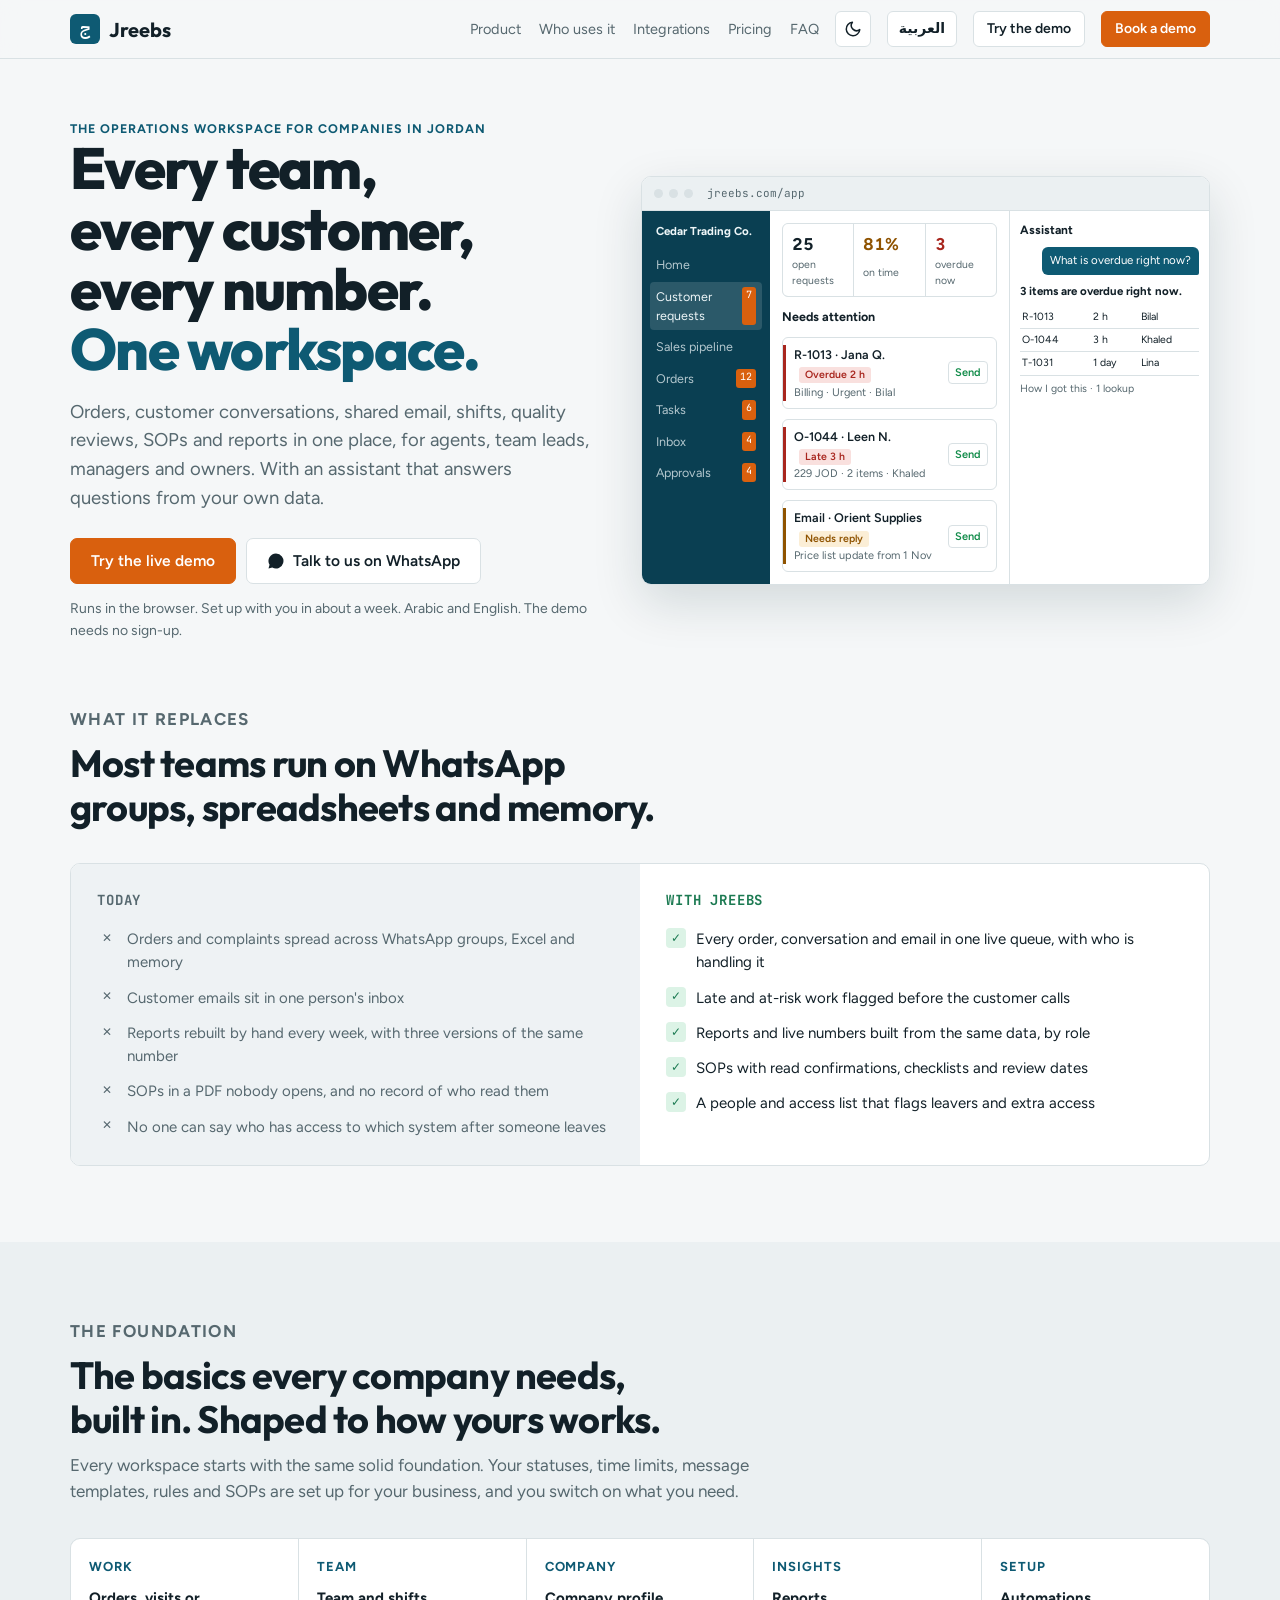
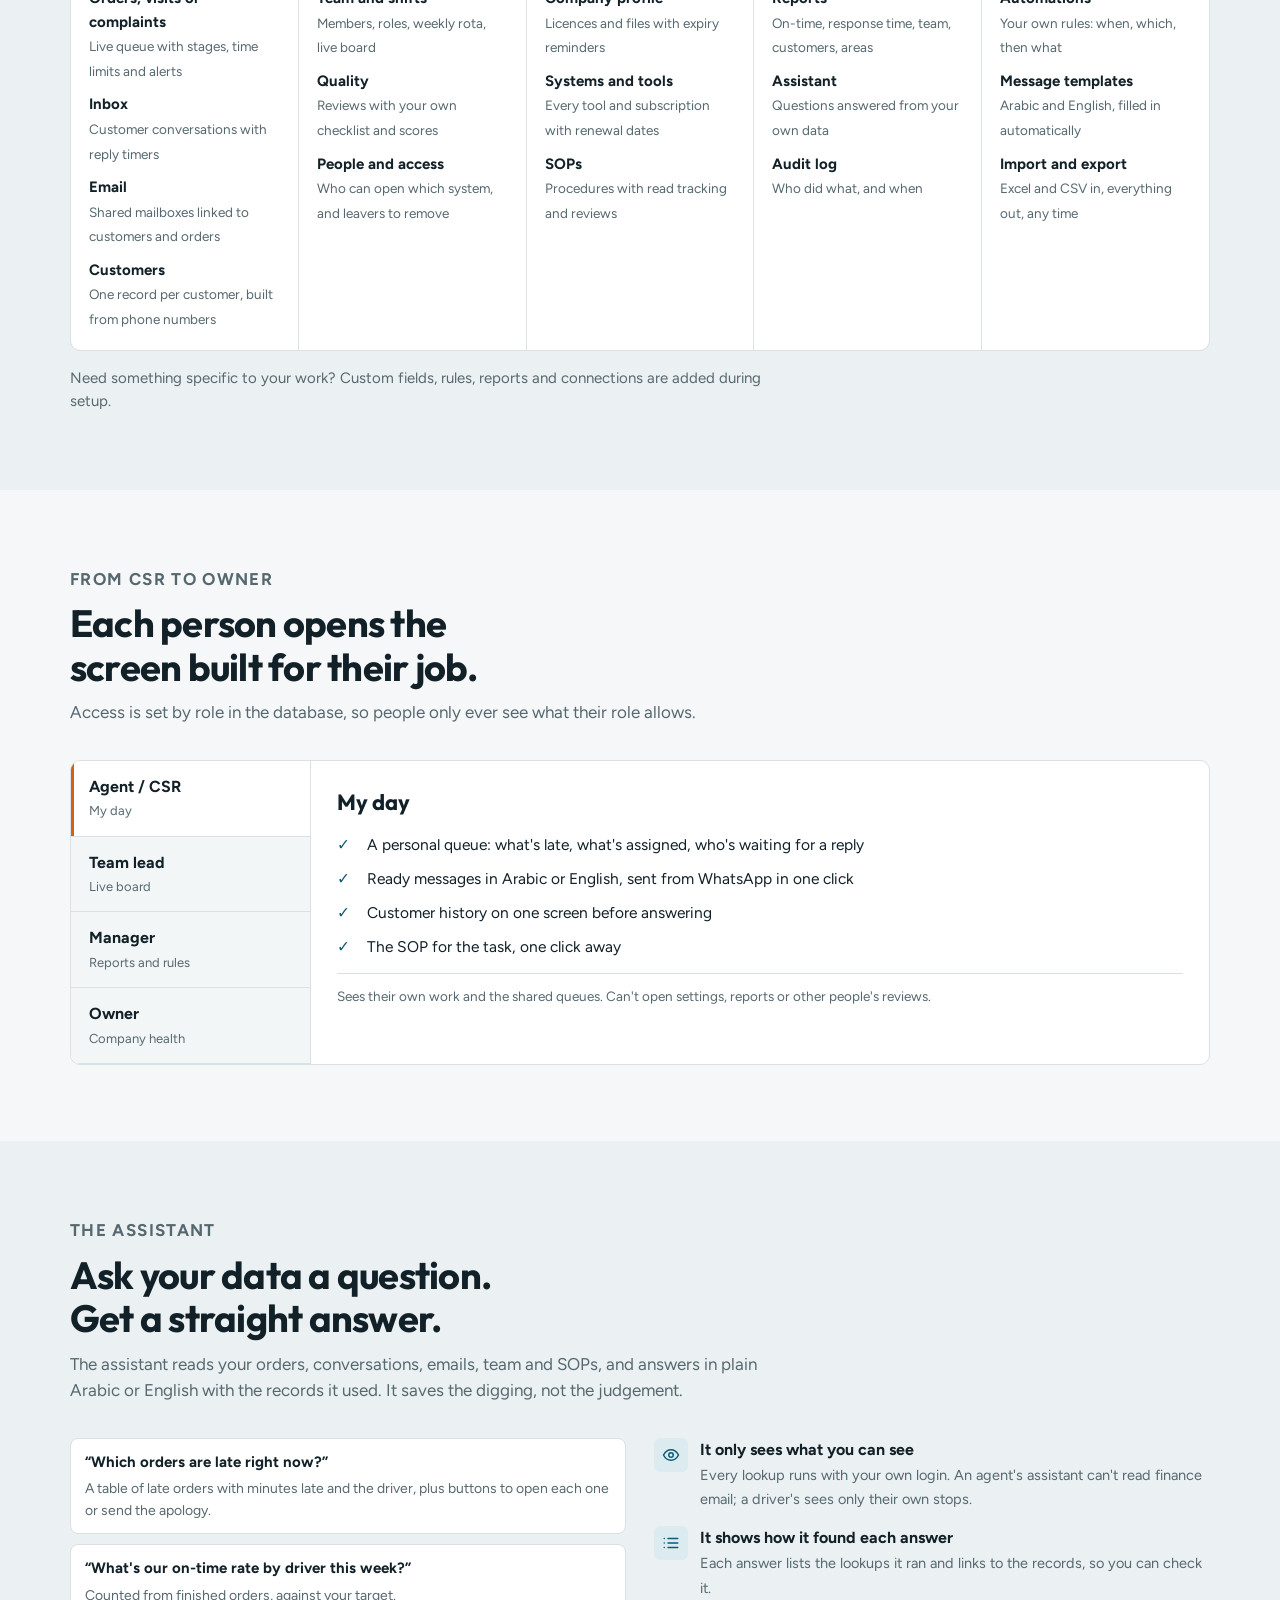
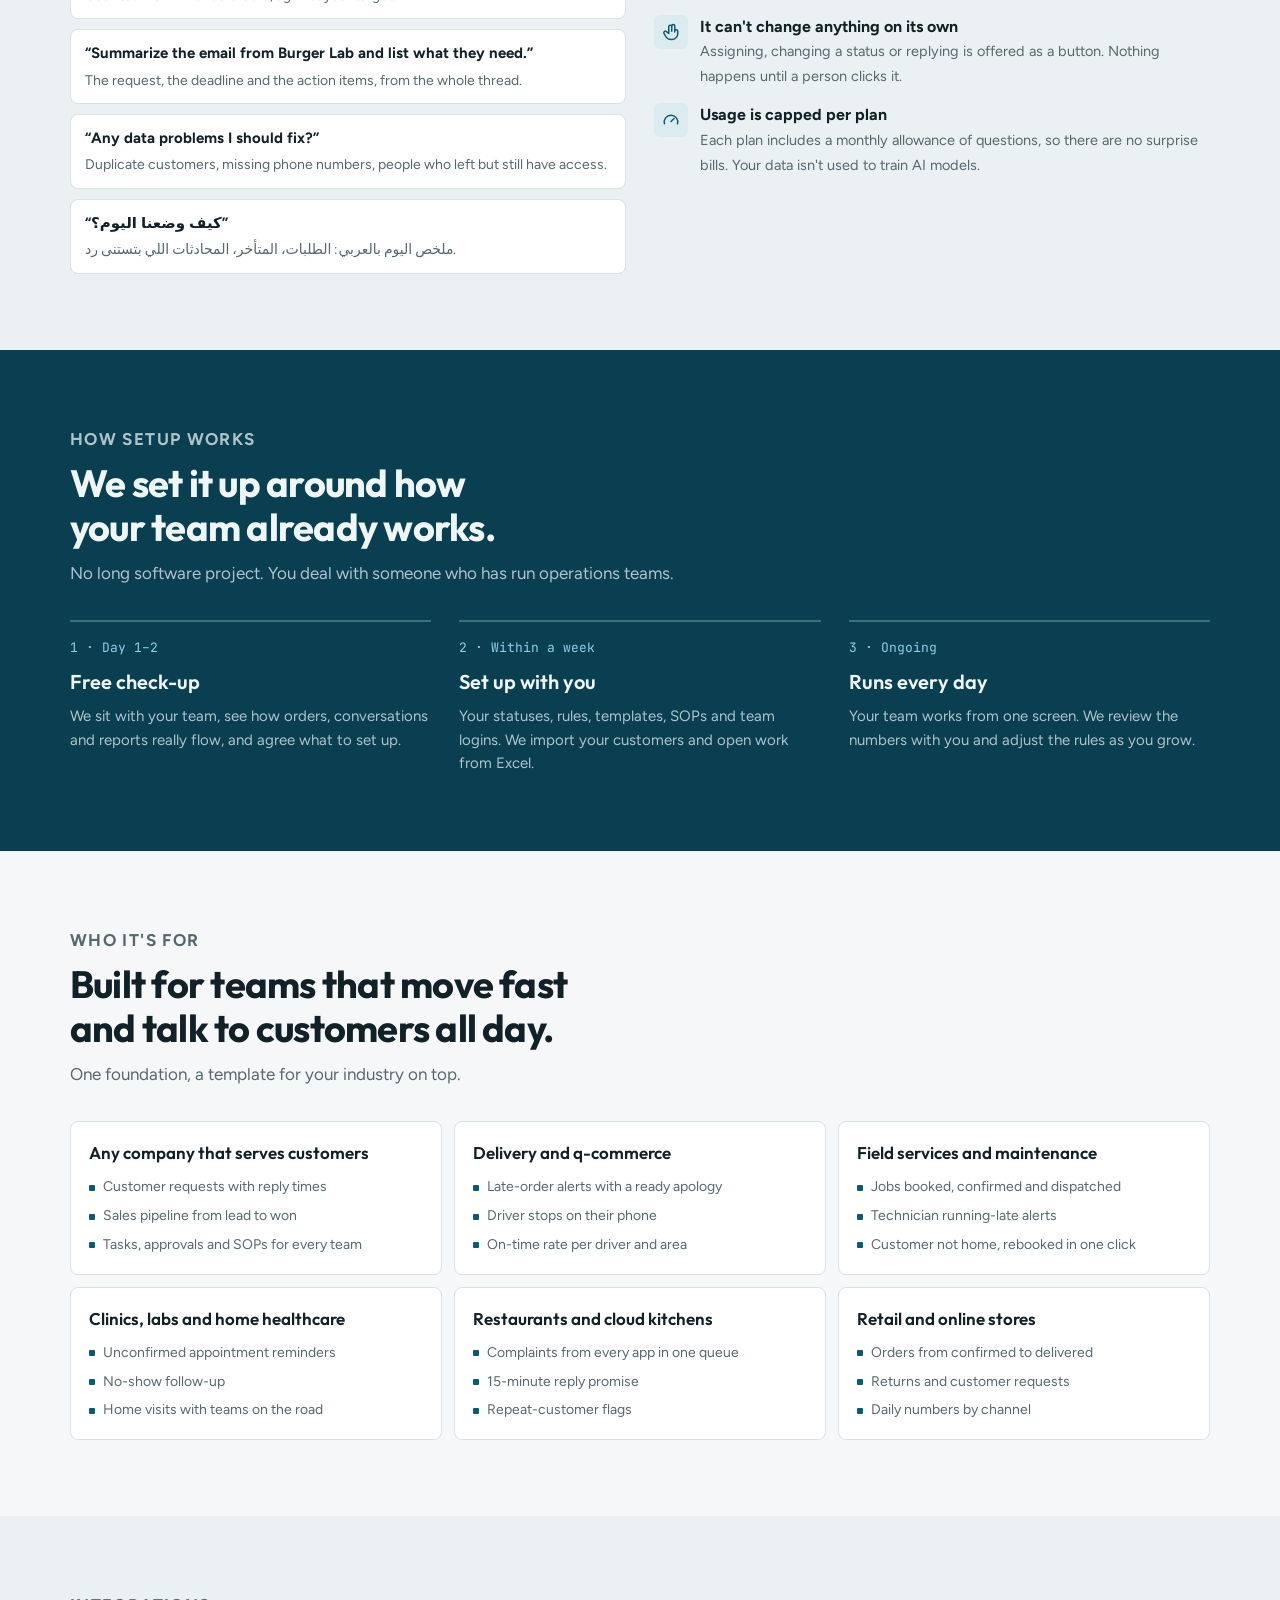
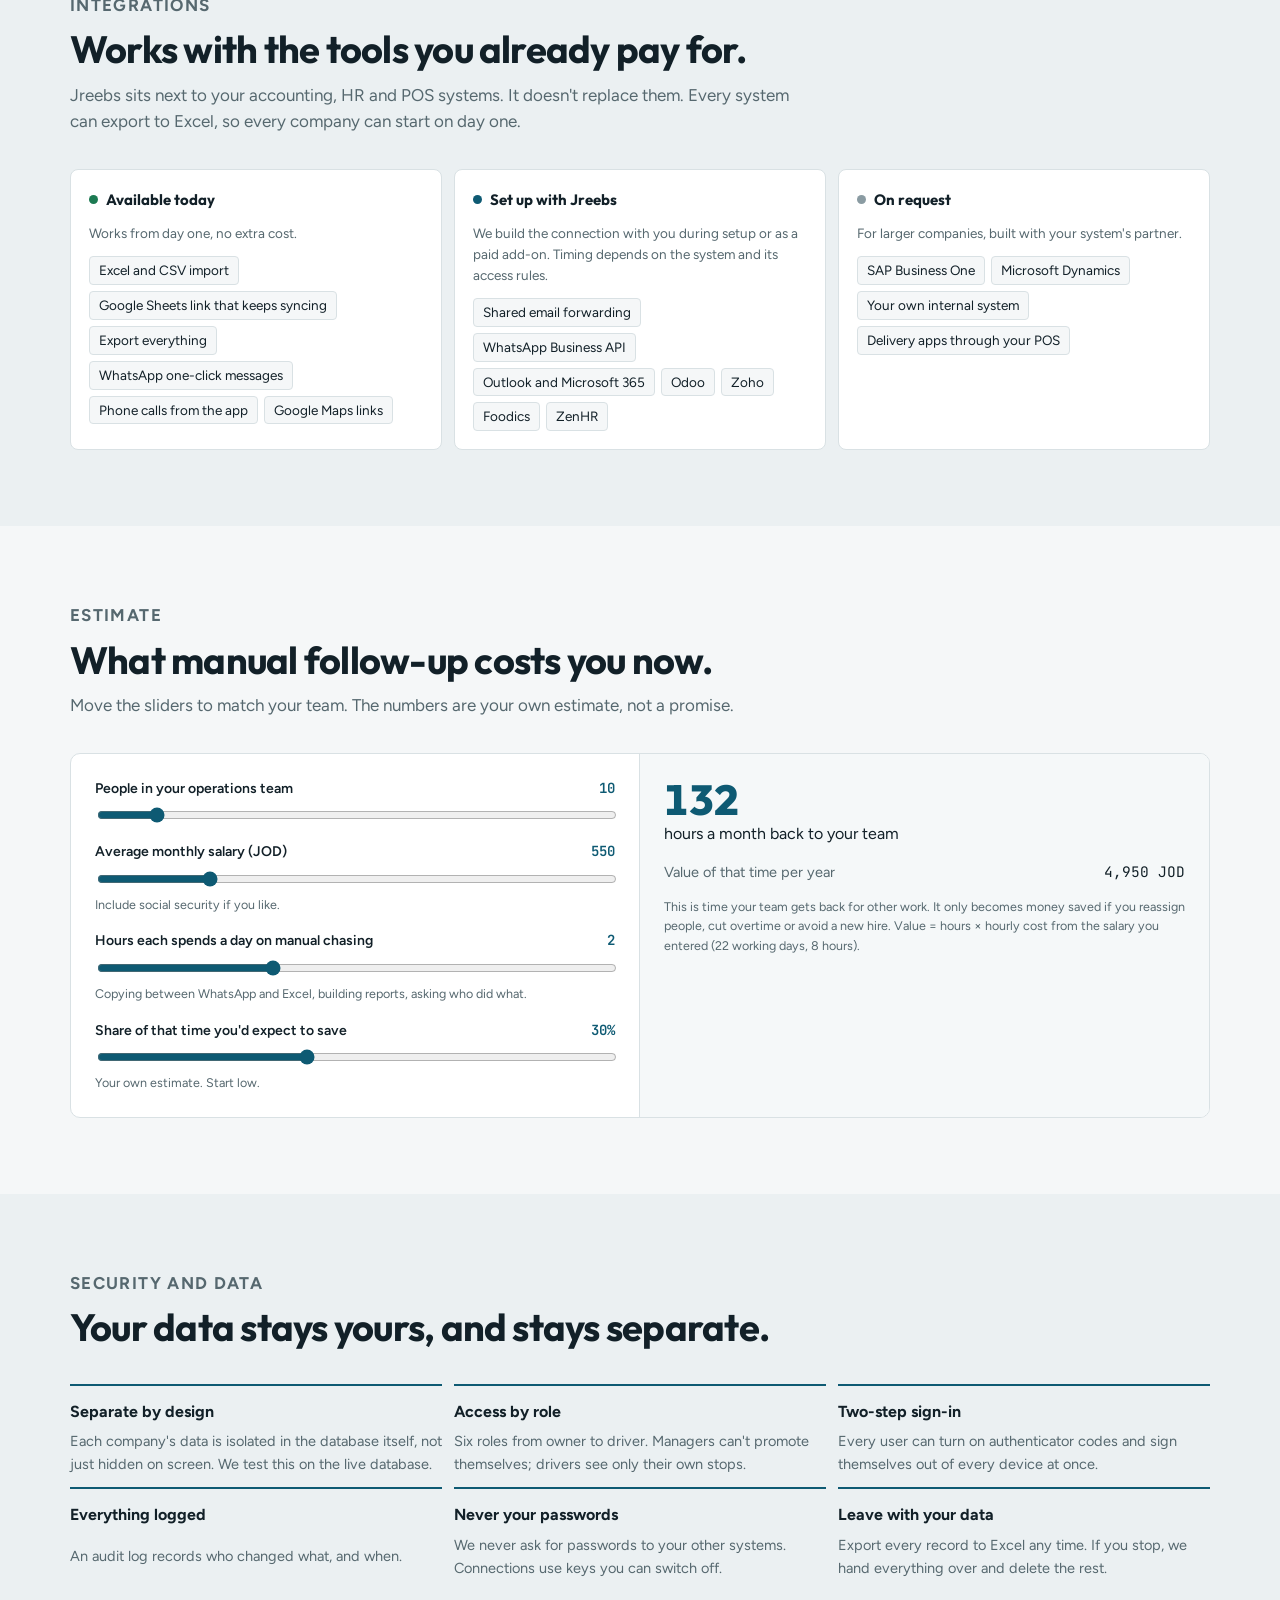
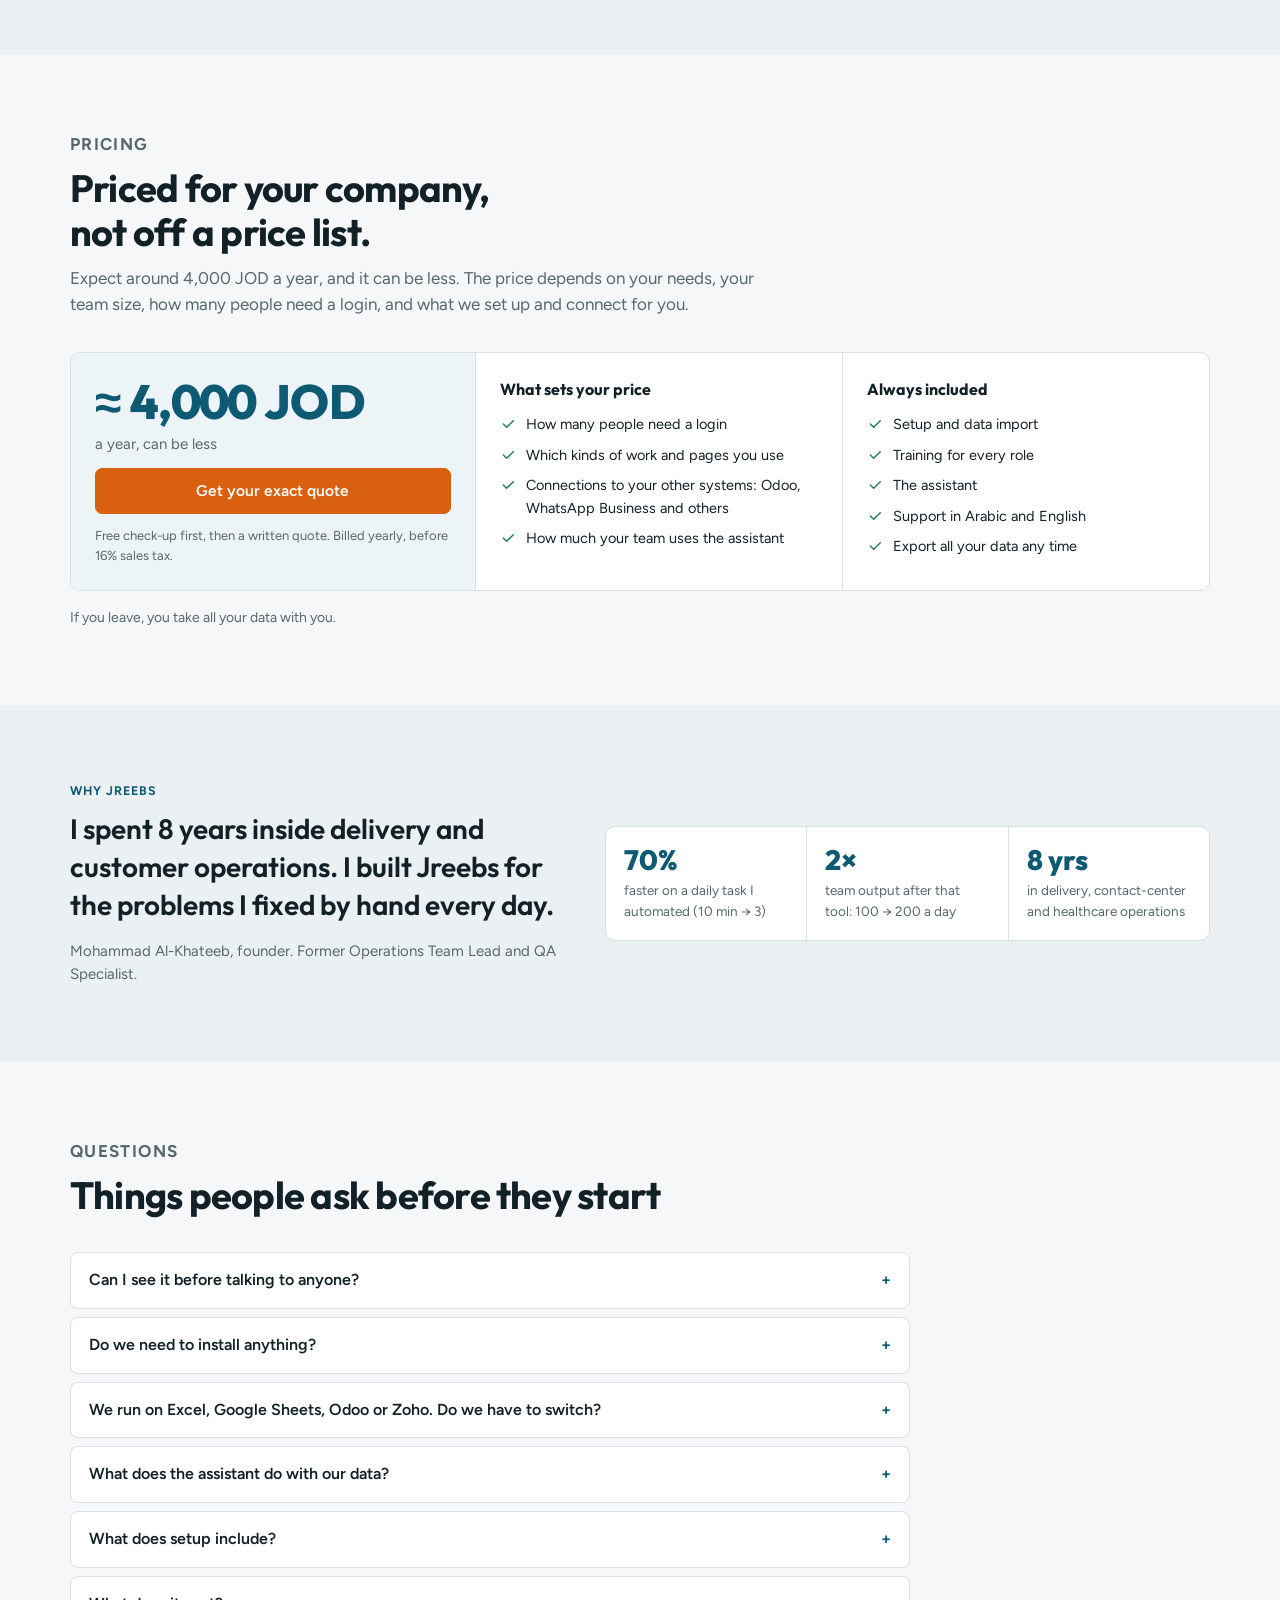
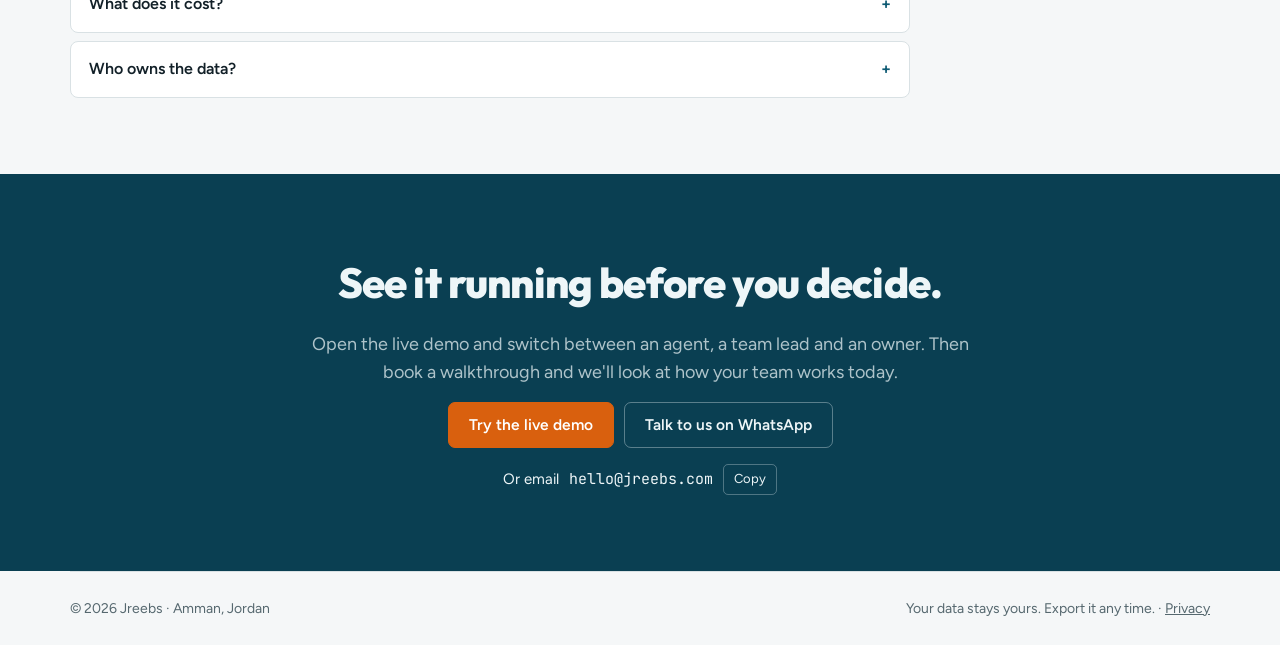
<file: index.html>
<!doctype html>
<html lang="en">
<head>
<meta charset="utf-8">
<meta name="viewport" content="width=device-width, initial-scale=1, viewport-fit=cover">
<title>Jreebs — the operations workspace for companies in Jordan</title>
<meta name="description" content="Orders, customer conversations, email, team, SOPs and reports in one workspace, with an assistant that answers questions from your own data. Built for delivery, home healthcare, kitchens and service teams in Jordan.">
<meta name="theme-color" content="#0E5A73">
<script>try{var t=localStorage.getItem("jreebs-theme");if(t==="light"||t==="dark")document.documentElement.setAttribute("data-theme",t);}catch(e){}</script>
<meta property="og:type" content="website">
<meta property="og:site_name" content="Jreebs">
<meta property="og:title" content="Jreebs — every team, every customer, every number in one workspace">
<meta property="og:description" content="The operations workspace for companies in Jordan: orders, conversations, email, team, SOPs, reports and an assistant that knows your data.">
<meta property="og:url" content="https://jreebs.com/">
<meta property="og:locale" content="en_US">
<meta property="og:locale:alternate" content="ar_JO">
<meta property="og:image" content="https://jreebs.com/og.png">
<meta property="og:image:width" content="1200">
<meta property="og:image:height" content="630">
<meta property="og:image:alt" content="Jreebs: your whole operation in one workspace">
<meta name="twitter:card" content="summary_large_image">
<meta name="twitter:image" content="https://jreebs.com/og.png">
<link rel="canonical" href="https://jreebs.com/">
<link rel="icon" href="data:image/svg+xml,%3Csvg xmlns='http://www.w3.org/2000/svg' viewBox='0 0 64 64'%3E%3Crect width='64' height='64' rx='12' fill='%230E5A73'/%3E%3Ctext x='32' y='44' font-size='34' font-family='Tahoma,sans-serif' fill='white' text-anchor='middle'%3E%D8%AC%3C/text%3E%3C/svg%3E">
<link rel="preconnect" href="https://fonts.googleapis.com">
<link rel="preconnect" href="https://fonts.gstatic.com" crossorigin>
<link rel="stylesheet" href="https://fonts.googleapis.com/css2?family=Outfit:wght@500;600;700;800&family=Figtree:wght@400;500;600;700&family=JetBrains+Mono:wght@400;500&family=IBM+Plex+Sans+Arabic:wght@400;500;600;700&display=swap">
<style>
/* Layout: B2B product site. Hero with a product frame, what it replaces, the foundation modules,
   a view per role, the assistant, how setup works, industries, integrations, a savings estimate,
   security, annual plans, founder, FAQ, closing call. Arabic (RTL) and English, light and dark. */
:root {
  --bg: #F5F7F8; --surface: #FFFFFF; --surface-2: #EBF0F2; --ink: #122028; --muted: #56686F; --faint: #8A9BA2; --line: #D9E1E4;
  --accent: #0E5A73; --accent-ink: #FFFFFF; --accent-soft: #DCEBF0; --cta: #D9600E; --cta-ink: #FFFFFF;
  --deep: #0A3F52; --deep-ink: #EEF6F8; --deep-accent: #8FD0E6;
  --good: #1C7A52; --good-soft: #DCF3E6; --warn: #8F5300; --warn-soft: #FBEED6; --crit: #A8261E; --crit-soft: #F9E0DE; --wa: #128C4A;
  --shadow: 0 18px 50px rgba(10, 40, 52, .14);
  --display: "Outfit", system-ui, -apple-system, "Segoe UI", sans-serif;
  --sans: "Figtree", system-ui, -apple-system, "Segoe UI", sans-serif;
  --mono: "JetBrains Mono", ui-monospace, Consolas, monospace;
}
@media (prefers-color-scheme: dark) { :root:not([data-theme="light"]) {
  color-scheme: dark;
  --bg: #0F1A1F; --surface: #15232A; --surface-2: #1C2D35; --ink: #E9F1F3; --muted: #9DB1B9; --faint: #6E848C; --line: #28404A;
  --accent: #5FB3CE; --accent-ink: #0F1A1F; --accent-soft: #1B3942; --cta: #F2873D; --cta-ink: #14181A;
  --deep: #0A2530; --deep-ink: #E9F1F3; --deep-accent: #8FD0E6;
  --good: #4FC98B; --good-soft: #143327; --warn: #E6AE52; --warn-soft: #33270F; --crit: #F08A82; --crit-soft: #3A1B19; --wa: #4CD08A;
  --shadow: 0 18px 50px rgba(0,0,0,.5); } }
:root[data-theme="dark"] {
  color-scheme: dark;
  --bg: #0F1A1F; --surface: #15232A; --surface-2: #1C2D35; --ink: #E9F1F3; --muted: #9DB1B9; --faint: #6E848C; --line: #28404A;
  --accent: #5FB3CE; --accent-ink: #0F1A1F; --accent-soft: #1B3942; --cta: #F2873D; --cta-ink: #14181A;
  --deep: #0A2530; --deep-ink: #E9F1F3; --deep-accent: #8FD0E6;
  --good: #4FC98B; --good-soft: #143327; --warn: #E6AE52; --warn-soft: #33270F; --crit: #F08A82; --crit-soft: #3A1B19; --wa: #4CD08A;
  --shadow: 0 18px 50px rgba(0,0,0,.5); }
html[lang="ar"] { --display: "IBM Plex Sans Arabic", "Outfit", system-ui, sans-serif; --sans: "IBM Plex Sans Arabic", "Figtree", system-ui, sans-serif; }
* { box-sizing: border-box; }
[hidden] { display: none !important; }
html { scroll-padding-top: 72px; }
body { background: var(--bg); color: var(--ink); font-family: var(--sans); font-size: 16px; line-height: 1.55; margin: 0; }
a { color: inherit; }
button, input, select { font: inherit; color: inherit; }
button { cursor: pointer; }
:focus-visible { outline: 2px solid var(--accent); outline-offset: 3px; }
.wrap { max-width: 1180px; margin: 0 auto; padding-left: max(20px, env(safe-area-inset-left, 0px)); padding-right: max(20px, env(safe-area-inset-right, 0px)); }
h1, h2, h3 { font-family: var(--display); text-wrap: balance; margin: 0; }
p { margin: 0; }
.eyebrow { font-size: 12.5px; font-weight: 700; letter-spacing: .08em; text-transform: uppercase; color: var(--accent); }
html[lang="ar"] .eyebrow { letter-spacing: 0; font-size: 14px; }
.mono { font-family: var(--mono); font-variant-numeric: tabular-nums; }
section { padding-block: 76px; }
.sec-head { display: grid; gap: 10px; max-width: 720px; margin-bottom: 34px; }
.sec-head h2 { font-size: clamp(27px, 3.6vw, 38px); font-weight: 700; letter-spacing: -.02em; line-height: 1.15; }
html[lang="ar"] .sec-head h2 { letter-spacing: 0; line-height: 1.4; }
.sec-head p { color: var(--muted); font-size: 17px; }
.alt { background: var(--surface-2); }

/* nav */
nav.top { position: sticky; top: env(safe-area-inset-top, 0px); z-index: 30; background: color-mix(in srgb, var(--bg) 90%, transparent); backdrop-filter: blur(10px); border-bottom: 1px solid var(--line); }
.nav-in { display: flex; align-items: center; gap: 16px; padding-block: 11px; }
.logo { display: flex; align-items: center; gap: 9px; text-decoration: none; margin-inline-end: auto; }
.logo i { width: 30px; height: 30px; border-radius: 6px; background: var(--accent); color: var(--accent-ink); display: grid; place-items: center; font-style: normal; font-family: "IBM Plex Sans Arabic", sans-serif; font-weight: 600; font-size: 16px; }
.logo b { font-family: "Outfit", sans-serif; font-weight: 700; font-size: 20px; }
html[lang="ar"] .logo b { font-family: "IBM Plex Sans Arabic", sans-serif; }
.links { display: flex; gap: 18px; font-size: 14.5px; }
.links a { text-decoration: none; color: var(--muted); }
.links a:hover { color: var(--ink); }
.ghostbtn { border: 1px solid var(--line); background: var(--surface); border-radius: 6px; height: 36px; padding-inline: 11px; font-weight: 600; font-size: 14px; }
.theme { width: 36px; padding: 0; display: grid; place-items: center; }
.theme svg { width: 18px; height: 18px; }
.btn { display: inline-flex; align-items: center; justify-content: center; gap: 8px; height: 46px; padding-inline: 20px; border-radius: 7px; border: 1px solid var(--line); background: var(--surface); font-weight: 600; text-decoration: none; white-space: nowrap; font-size: 15.5px; }
.btn:hover { border-color: var(--muted); }
.btn.primary { background: var(--cta); color: var(--cta-ink); border-color: var(--cta); }
.btn.primary:hover { filter: brightness(1.07); }
.btn.navy { background: var(--accent); color: var(--accent-ink); border-color: var(--accent); }
.btn.sm { height: 36px; padding-inline: 13px; font-size: 14px; border-radius: 6px; }
.btn svg { width: 18px; height: 18px; flex: none; }

/* hero */
.hero { padding-block: 60px 44px; }
.hero-in { display: grid; grid-template-columns: minmax(0, 1fr) minmax(0, 1.08fr); gap: 44px; align-items: center; }
.hero h1 { font-size: clamp(36px, 5.2vw, 58px); font-weight: 800; letter-spacing: -.03em; line-height: 1.04; }
html[lang="ar"] .hero h1 { letter-spacing: 0; line-height: 1.3; font-weight: 700; }
.hero h1 em { font-style: normal; color: var(--accent); }
.hero .lead { font-size: 18.5px; color: var(--muted); margin: 18px 0 26px; max-width: 34em; }
.ctas { display: flex; gap: 10px; flex-wrap: wrap; }
.hero .note { margin-top: 14px; font-size: 14px; color: var(--muted); }
/* product frame */
.frame { background: var(--surface); border: 1px solid var(--line); border-radius: 10px; box-shadow: var(--shadow); overflow: hidden; font-size: 12.5px; }
.fbar { display: flex; gap: 6px; align-items: center; padding: 8px 12px; border-bottom: 1px solid var(--line); background: var(--surface-2); }
.fbar i { width: 9px; height: 9px; border-radius: 50%; background: var(--line); }
.fbar span { margin-inline-start: 8px; color: var(--muted); font-family: var(--mono); font-size: 11px; }
.fbody { display: grid; grid-template-columns: 128px minmax(0, 1fr) minmax(0, 200px); min-height: 330px; }
.fside { background: var(--deep); color: var(--deep-ink); padding: 10px 8px; display: grid; gap: 2px; align-content: start; }
.fside b { font-size: 11.5px; padding: 2px 6px 8px; }
.fside span { padding: 5px 6px; border-radius: 4px; color: color-mix(in srgb, var(--deep-ink) 75%, transparent); display: flex; justify-content: space-between; }
.fside span.on { background: color-mix(in srgb, var(--deep-ink) 14%, transparent); color: var(--deep-ink); }
.fside em { font-style: normal; font-family: var(--mono); font-size: 10px; background: var(--cta); color: #fff; border-radius: 3px; padding: 0 4px; }
.fmain { padding: 12px; display: grid; gap: 10px; align-content: start; min-width: 0; }
.fk { display: grid; grid-template-columns: repeat(3, minmax(0, 1fr)); gap: 1px; background: var(--line); border: 1px solid var(--line); border-radius: 6px; overflow: hidden; }
.fk div { background: var(--surface); padding: 7px 9px; display: grid; }
.fk b { font-size: 17px; font-variant-numeric: tabular-nums; }
.fk small { color: var(--muted); font-size: 10.5px; }
.frow { display: grid; grid-template-columns: 3px minmax(0, 1fr) auto; gap: 8px; align-items: center; padding: 7px 8px 7px 0; border: 1px solid var(--line); border-radius: 6px; }
html[dir="rtl"] .frow { padding: 7px 0 7px 8px; }
.frow i { align-self: stretch; } .frow i.c { background: var(--crit); } .frow i.w { background: var(--warn); }
.frow .t { font-weight: 600; } .frow .d { color: var(--muted); font-size: 11px; }
.tagp { display: inline-block; font-size: 10.5px; font-weight: 600; padding: 0 6px; border-radius: 3px; margin-inline-start: 5px; }
.tagp.c { background: var(--crit-soft); color: var(--crit); } .tagp.w { background: var(--warn-soft); color: var(--warn); }
.frow .wa { font-size: 11px; font-weight: 600; color: var(--wa); border: 1px solid var(--line); border-radius: 4px; padding: 2px 6px; }
.fai { border-inline-start: 1px solid var(--line); padding: 10px; display: grid; gap: 8px; align-content: start; background: var(--surface); }
.fai > b { font-size: 12px; }
.fq { justify-self: end; background: var(--accent); color: var(--accent-ink); padding: 5px 8px; border-radius: 6px 6px 2px 6px; font-size: 11.5px; max-width: 95%; }
.fa { font-size: 11.5px; display: grid; gap: 5px; }
.fa table { border-collapse: collapse; width: 100%; font-size: 10.5px; }
.fa td { border-bottom: 1px solid var(--line); padding: 3px 2px; }
.fa .how { color: var(--muted); font-size: 10.5px; }

/* what it replaces */
.replace { display: grid; grid-template-columns: repeat(2, minmax(0, 1fr)); border: 1px solid var(--line); border-radius: 10px; overflow: hidden; background: var(--surface); }
.replace > div { padding: 26px; }
.replace .before { background: color-mix(in srgb, var(--surface-2) 70%, var(--bg)); }
.replace h3 { font-size: 14px; font-family: var(--mono); letter-spacing: .06em; text-transform: uppercase; color: var(--muted); }
html[lang="ar"] .replace h3 { font-family: var(--sans); letter-spacing: 0; font-size: 15px; }
.replace .after h3 { color: var(--good); }
.replace ul { list-style: none; margin: 16px 0 0; padding: 0; display: grid; gap: 12px; }
.replace li { display: grid; grid-template-columns: 20px minmax(0, 1fr); gap: 10px; font-size: 15px; }
.replace .before li { color: var(--muted); }
.replace li b { width: 20px; height: 20px; border-radius: 4px; display: grid; place-items: center; font-size: 12px; }
.replace .after li b { background: var(--good-soft); color: var(--good); }

/* modules */
.mods { display: grid; grid-template-columns: repeat(5, minmax(0, 1fr)); gap: 1px; background: var(--line); border: 1px solid var(--line); border-radius: 10px; overflow: hidden; }
.mod { background: var(--surface); padding: 18px; display: grid; gap: 10px; align-content: start; }
.mod h3 { font-size: 13px; font-family: var(--sans); text-transform: uppercase; letter-spacing: .07em; color: var(--accent); }
html[lang="ar"] .mod h3 { letter-spacing: 0; font-size: 15px; }
.mod ul { list-style: none; margin: 0; padding: 0; display: grid; gap: 10px; }
.mod li b { display: block; font-size: 15px; }
.mod li span { font-size: 13.5px; color: var(--muted); }
.foundation-note { margin-top: 16px; color: var(--muted); font-size: 15px; max-width: 70ch; }

/* roles */
.roles { display: grid; grid-template-columns: 240px minmax(0, 1fr); gap: 0; border: 1px solid var(--line); border-radius: 10px; overflow: hidden; background: var(--surface); }
.rtabs { display: grid; align-content: start; border-inline-end: 1px solid var(--line); background: color-mix(in srgb, var(--surface-2) 60%, var(--surface)); }
.rtabs button { text-align: start; border: 0; border-bottom: 1px solid var(--line); background: none; padding: 14px 18px; display: grid; gap: 2px; }
.rtabs button b { font-size: 16px; }
.rtabs button span { font-size: 13px; color: var(--muted); }
.rtabs button[aria-selected="true"] { background: var(--surface); box-shadow: inset 3px 0 0 var(--cta); }
html[dir="rtl"] .rtabs button[aria-selected="true"] { box-shadow: inset -3px 0 0 var(--cta); }
.rpanel { padding: 24px 26px; display: grid; gap: 14px; align-content: start; }
.rpanel h3 { font-size: 22px; font-weight: 700; }
.rpanel ul { margin: 0; padding: 0; list-style: none; display: grid; gap: 10px; }
.rpanel li { display: grid; grid-template-columns: 20px minmax(0, 1fr); gap: 10px; font-size: 15.5px; }
.rpanel li b { color: var(--accent); }
.rpanel .sees { font-size: 13.5px; color: var(--muted); border-top: 1px solid var(--line); padding-top: 12px; }

/* assistant */
.asst { display: grid; grid-template-columns: minmax(0, 1fr) minmax(0, 1fr); gap: 28px; align-items: start; }
.qa { display: grid; gap: 10px; }
.qa div { background: var(--surface); border: 1px solid var(--line); border-radius: 8px; padding: 12px 14px; display: grid; gap: 4px; }
.qa b { font-size: 15px; }
.qa span { color: var(--muted); font-size: 14px; }
.trust { list-style: none; margin: 0; padding: 0; display: grid; gap: 14px; }
.trust li { display: grid; grid-template-columns: 34px minmax(0, 1fr); gap: 12px; }
.trust li .ic { width: 34px; height: 34px; border-radius: 6px; background: var(--accent-soft); color: var(--accent); display: grid; place-items: center; }
.trust li .ic svg { width: 18px; height: 18px; }
.trust li b { display: block; }
.trust li span { color: var(--muted); font-size: 14.5px; }

/* steps */
.dark { background: var(--deep); color: var(--deep-ink); }
.dark .sec-head p, .dark .muted { color: color-mix(in srgb, var(--deep-ink) 72%, transparent); }
.dark .eyebrow { color: var(--deep-accent); }
.steps { display: grid; grid-template-columns: repeat(3, minmax(0, 1fr)); gap: 28px; }
.step { display: grid; gap: 8px; align-content: start; border-top: 2px solid color-mix(in srgb, var(--deep-ink) 25%, transparent); padding-top: 16px; }
.step .n { font-family: var(--mono); font-size: 13px; color: var(--deep-accent); }
.step h3 { font-size: 20px; font-weight: 600; }
.step p { font-size: 15px; }

/* industries */
.inds { display: grid; grid-template-columns: repeat(3, minmax(0, 1fr)); gap: 12px; }
.ind { background: var(--surface); border: 1px solid var(--line); border-radius: 8px; padding: 18px; display: grid; gap: 10px; align-content: start; }
.ind h3 { font-size: 17px; font-weight: 600; }
.ind ul { margin: 0; padding: 0; list-style: none; display: grid; gap: 7px; }
.ind li { font-size: 14px; color: var(--muted); padding-inline-start: 14px; position: relative; }
.ind li::before { content: ""; position: absolute; inset-inline-start: 0; top: .6em; width: 6px; height: 6px; border-radius: 1px; background: var(--accent); }

/* integrations */
.ints { display: grid; grid-template-columns: repeat(3, minmax(0, 1fr)); gap: 12px; }
.intg { background: var(--surface); border: 1px solid var(--line); border-radius: 8px; padding: 18px; display: grid; gap: 12px; align-content: start; }
.intg h3 { font-size: 15px; display: flex; gap: 8px; align-items: center; }
.intg h3 i { width: 9px; height: 9px; border-radius: 50%; }
.intg.now h3 i { background: var(--good); } .intg.setup h3 i { background: var(--accent); } .intg.ask h3 i { background: var(--faint); }
.intg p { font-size: 13.5px; color: var(--muted); }
.chips { display: flex; flex-wrap: wrap; gap: 6px; }
.chips span { border: 1px solid var(--line); border-radius: 4px; padding: 3px 9px; font-size: 13.5px; background: var(--bg); }

/* savings */
.calc { display: grid; grid-template-columns: minmax(0, 1fr) minmax(0, 1fr); gap: 0; border: 1px solid var(--line); border-radius: 10px; overflow: hidden; background: var(--surface); }
.calc-in { padding: 24px; display: grid; gap: 16px; border-inline-end: 1px solid var(--line); }
.field { display: grid; gap: 6px; }
.field label { font-size: 14px; font-weight: 600; display: flex; justify-content: space-between; gap: 10px; }
.field label output { font-family: var(--mono); color: var(--accent); }
.field input[type="range"] { width: 100%; accent-color: var(--accent); }
.field small { color: var(--muted); font-size: 12.5px; }
.calc-out { padding: 24px; display: grid; gap: 14px; align-content: start; background: color-mix(in srgb, var(--surface-2) 50%, var(--surface)); }
.big { font-family: var(--display); font-size: clamp(30px, 4vw, 42px); font-weight: 800; color: var(--accent); line-height: 1.05; font-variant-numeric: tabular-nums; }
.calc-out dl { display: grid; grid-template-columns: minmax(0, 1fr) auto; gap: 8px 14px; margin: 0; font-size: 14.5px; }
.calc-out dt { color: var(--muted); } .calc-out dd { margin: 0; font-family: var(--mono); text-align: end; }
.calc-out .fine { font-size: 12.5px; color: var(--muted); }

/* security */
.sec-grid { display: grid; grid-template-columns: repeat(3, minmax(0, 1fr)); gap: 12px; }
.sec-item { border-top: 2px solid var(--accent); padding-top: 14px; display: grid; gap: 6px; }
.sec-item b { font-size: 16px; }
.sec-item span { color: var(--muted); font-size: 14.5px; }

/* plans */
.plans { display: grid; grid-template-columns: repeat(3, minmax(0, 1fr)); gap: 14px; align-items: stretch; }
.est { display: grid; grid-template-columns: minmax(0, 1.1fr) minmax(0, 1fr) minmax(0, 1fr); gap: 0; background: var(--surface); border: 1px solid var(--line); border-radius: 10px; overflow: hidden; }
.est > div { padding: 24px; display: grid; gap: 12px; align-content: start; }
.est > div + div { border-inline-start: 1px solid var(--line); }
.est-main { background: color-mix(in srgb, var(--accent-soft) 55%, var(--surface)); }
.est-big { font-family: "Outfit", sans-serif; font-size: clamp(36px, 5vw, 48px); font-weight: 800; color: var(--accent); line-height: 1; font-variant-numeric: tabular-nums; }
.est-unit { color: var(--muted); font-size: 15px; margin-top: -4px; }
.est-fine { font-size: 13px; color: var(--muted); }
.est h3 { font-size: 16px; }
.est ul { list-style: none; margin: 0; padding: 0; display: grid; gap: 8px; font-size: 14.5px; }
.est li { display: grid; grid-template-columns: 18px minmax(0, 1fr); gap: 8px; }
.est li svg { width: 16px; height: 16px; margin-top: 3px; color: var(--good); }
@media (max-width: 960px) { .est { grid-template-columns: minmax(0, 1fr); } .est > div + div { border-inline-start: 0; border-top: 1px solid var(--line); } }
.plan { background: var(--surface); border: 1px solid var(--line); border-radius: 10px; padding: 24px; display: grid; gap: 14px; align-content: start; position: relative; }
.plan.hot { border: 2px solid var(--accent); }
.plan .tag { position: absolute; top: -11px; inset-inline-start: 22px; background: var(--accent); color: var(--accent-ink); font-size: 12px; font-weight: 700; padding: 2px 9px; border-radius: 4px; }
.plan h3 { font-size: 21px; font-weight: 700; }
.plan .for { color: var(--muted); font-size: 14.5px; margin-top: -8px; }
.price { display: flex; align-items: baseline; gap: 6px; flex-wrap: wrap; }
.price b { font-family: "Outfit", sans-serif; font-size: 40px; font-weight: 800; letter-spacing: -.02em; line-height: 1; font-variant-numeric: tabular-nums; }
.price span { color: var(--muted); font-size: 14.5px; }
.permo { font-size: 13.5px; color: var(--muted); margin-top: -8px; }
.plan ul { list-style: none; margin: 0; padding: 0; display: grid; gap: 8px; font-size: 14.5px; }
.plan li { display: grid; grid-template-columns: 18px minmax(0, 1fr); gap: 8px; }
.plan li svg { width: 16px; height: 16px; margin-top: 3px; color: var(--good); }
.plan .btn { width: 100%; margin-top: auto; }
.plans-note { margin-top: 16px; font-size: 14px; color: var(--muted); max-width: 80ch; }

/* founder */
.founder { display: grid; grid-template-columns: minmax(0, .9fr) minmax(0, 1.1fr); gap: 40px; align-items: center; }
.quote { font-family: var(--display); font-size: clamp(21px, 2.6vw, 28px); font-weight: 600; line-height: 1.35; }
.facts { display: grid; grid-template-columns: repeat(3, minmax(0, 1fr)); gap: 1px; background: var(--line); border: 1px solid var(--line); border-radius: 10px; overflow: hidden; }
.fact { background: var(--surface); padding: 18px; display: grid; gap: 4px; }
.fact b { font-family: "Outfit", sans-serif; font-size: 28px; font-weight: 800; color: var(--accent); line-height: 1.1; }
.fact span { font-size: 13.5px; color: var(--muted); }
.founder .who { margin-top: 16px; color: var(--muted); font-size: 15px; }

/* faq */
.faq { display: grid; gap: 8px; max-width: 840px; }
.faq details { background: var(--surface); border: 1px solid var(--line); border-radius: 8px; padding: 15px 18px; }
.faq summary { font-weight: 600; cursor: pointer; font-size: 16px; list-style: none; display: flex; justify-content: space-between; gap: 12px; }
.faq summary::after { content: "+"; color: var(--accent); font-weight: 700; }
.faq details[open] summary::after { content: "–"; }
.faq summary::-webkit-details-marker { display: none; }
.faq p { margin-top: 10px; color: var(--muted); font-size: 15px; }

/* final */
.final { text-align: center; display: grid; gap: 16px; justify-items: center; }
.final h2 { font-size: clamp(28px, 4vw, 42px); font-weight: 800; letter-spacing: -.02em; }
html[lang="ar"] .final h2 { letter-spacing: 0; }
.final .btn:not(.primary) { background: transparent; color: var(--deep-ink); border-color: color-mix(in srgb, var(--deep-ink) 35%, transparent); }
.contact { display: flex; gap: 10px; align-items: center; flex-wrap: wrap; justify-content: center; font-size: 15px; }
.contact .mono { user-select: all; }
.copy { border: 1px solid color-mix(in srgb, var(--deep-ink) 30%, transparent); background: transparent; color: inherit; border-radius: 5px; padding: 4px 10px; font-size: 13px; }
footer { padding-block: 26px calc(26px + env(safe-area-inset-bottom, 0px)); border-top: 1px solid var(--line); color: var(--muted); font-size: 14px; display: flex; gap: 12px; justify-content: space-between; flex-wrap: wrap; }
.toast { position: fixed; z-index: 60; inset-inline: 16px; bottom: calc(18px + env(safe-area-inset-bottom, 0px)); margin-inline: auto; max-width: 380px; background: var(--ink); color: var(--bg); padding: 11px 14px; border-radius: 8px; font-size: 14px; text-align: center; }

@media (max-width: 1080px) {
  .mods { grid-template-columns: repeat(3, minmax(0, 1fr)); }
  .inds { grid-template-columns: repeat(2, minmax(0, 1fr)); }
  .fbody { grid-template-columns: 110px minmax(0, 1fr); } .fai { display: none; }
}
@media (max-width: 960px) {
  .hero-in, .founder, .asst, .calc { grid-template-columns: minmax(0, 1fr); }
  .calc-in { border-inline-end: 0; border-bottom: 1px solid var(--line); }
  .replace, .plans, .steps, .ints, .sec-grid { grid-template-columns: minmax(0, 1fr); }
  .roles { grid-template-columns: minmax(0, 1fr); }
  .rtabs { grid-template-columns: repeat(4, minmax(0, 1fr)); border-inline-end: 0; border-bottom: 1px solid var(--line); }
  .rtabs button { border-bottom: 0; border-inline-end: 1px solid var(--line); padding: 10px; }
  .rtabs button span { display: none; }
  .rtabs button[aria-selected="true"] { box-shadow: inset 0 -3px 0 var(--cta) !important; }
  .links { display: none; }
}
@media (max-width: 560px) {
  section { padding-block: 52px; }
  .mods, .inds, .facts { grid-template-columns: minmax(0, 1fr); }
  .nav-demo { display: none; }
  .fbody { grid-template-columns: minmax(0, 1fr); } .fside { display: none; }
  .rtabs button b { font-size: 14px; }
}
@media (prefers-reduced-motion: reduce) { * { transition: none !important; animation: none !important; } }
</style>
</head>
<body>

<nav class="top" aria-label="Main">
  <div class="wrap nav-in">
    <a class="logo" href="#top" aria-label="Jreebs home"><i aria-hidden="true">ج</i><b data-brand></b></a>
    <div class="links"><a href="#product" data-t="navProduct"></a><a href="#roles" data-t="navRoles"></a><a href="#integrations" data-t="navInt"></a><a href="#plans" data-t="navPlans"></a><a href="#faq" data-t="navFaq"></a></div>
    <button class="ghostbtn theme" type="button" id="themeBtn"></button>
    <button class="ghostbtn" type="button" id="langBtn"></button>
    <a class="btn sm nav-demo" href="/app/?demo" data-t="ctaTry"></a>
    <a class="btn sm primary" data-wa="demo" target="_blank" rel="noopener" data-t="ctaBook"></a>
  </div>
</nav>

<main id="top">
  <section class="hero">
    <div class="wrap hero-in">
      <div>
        <p class="eyebrow" data-t="heroEyebrow"></p>
        <h1 data-th="heroTitle"></h1>
        <p class="lead" data-t="heroLead"></p>
        <div class="ctas">
          <a class="btn primary" href="/app/?demo" data-t="ctaTryLong"></a>
          <a class="btn" data-wa="demo" target="_blank" rel="noopener"><svg viewBox="0 0 24 24" fill="currentColor" aria-hidden="true"><path d="M12 2a10 10 0 0 0-8.6 15.1L2 22l5-1.3A10 10 0 1 0 12 2Zm4.5 12.1c-.2-.1-1.5-.7-1.7-.8s-.4-.1-.6.1-.7.8-.8 1-.3.2-.5.1a6.7 6.7 0 0 1-3.3-2.9c-.3-.4.3-.4.7-1.4.1-.2 0-.3 0-.4l-.8-1.8c-.2-.5-.4-.4-.6-.4h-.5a1 1 0 0 0-.7.3 2.9 2.9 0 0 0-.9 2.2 5.1 5.1 0 0 0 1.1 2.7 11.6 11.6 0 0 0 4.4 3.9c1.6.7 2.3.8 3.1.6a2.7 2.7 0 0 0 1.8-1.2 2.2 2.2 0 0 0 .2-1.2c-.1-.1-.2-.2-.4-.3Z"/></svg><span data-t="ctaBookLong"></span></a>
        </div>
        <p class="note" data-t="heroNote"></p>
      </div>
      <div class="frame" aria-label="Product preview" id="frame"></div>
    </div>
  </section>

  <section style="padding-top:20px">
    <div class="wrap">
      <div class="sec-head"><p class="eyebrow" data-t="repEyebrow"></p><h2 data-t="repTitle"></h2></div>
      <div class="replace"><div class="before"><h3 data-t="beforeTitle"></h3><ul id="beforeList"></ul></div><div class="after"><h3 data-t="afterTitle"></h3><ul id="afterList"></ul></div></div>
    </div>
  </section>

  <section id="product" class="alt">
    <div class="wrap">
      <div class="sec-head"><p class="eyebrow" data-t="modEyebrow"></p><h2 data-t="modTitle"></h2><p data-t="modLead"></p></div>
      <div class="mods" id="mods"></div>
      <p class="foundation-note" data-t="modNote"></p>
    </div>
  </section>

  <section id="roles">
    <div class="wrap">
      <div class="sec-head"><p class="eyebrow" data-t="roleEyebrow"></p><h2 data-t="roleTitle"></h2><p data-t="roleLead"></p></div>
      <div class="roles"><div class="rtabs" role="tablist" id="rtabs"></div><div class="rpanel" role="tabpanel" id="rpanel"></div></div>
    </div>
  </section>

  <section class="alt">
    <div class="wrap">
      <div class="sec-head"><p class="eyebrow" data-t="aiEyebrow"></p><h2 data-t="aiTitle"></h2><p data-t="aiLead"></p></div>
      <div class="asst"><div class="qa" id="qa"></div><ul class="trust" id="trust"></ul></div>
    </div>
  </section>

  <section class="dark">
    <div class="wrap">
      <div class="sec-head"><p class="eyebrow" data-t="howEyebrow"></p><h2 data-t="howTitle"></h2><p data-t="howLead"></p></div>
      <div class="steps" id="steps"></div>
    </div>
  </section>

  <section id="industries">
    <div class="wrap">
      <div class="sec-head"><p class="eyebrow" data-t="indEyebrow"></p><h2 data-t="indTitle"></h2><p data-t="indLead"></p></div>
      <div class="inds" id="inds"></div>
    </div>
  </section>

  <section id="integrations" class="alt">
    <div class="wrap">
      <div class="sec-head"><p class="eyebrow" data-t="intEyebrow"></p><h2 data-t="intTitle"></h2><p data-t="intLead"></p></div>
      <div class="ints" id="ints"></div>
    </div>
  </section>

  <section>
    <div class="wrap">
      <div class="sec-head"><p class="eyebrow" data-t="calcEyebrow"></p><h2 data-t="calcTitle"></h2><p data-t="calcLead"></p></div>
      <div class="calc">
        <div class="calc-in">
          <div class="field"><label for="cAgents"><span data-t="cAgents"></span><output id="oAgents"></output></label><input type="range" id="cAgents" min="2" max="80" value="10"></div>
          <div class="field"><label for="cSalary"><span data-t="cSalary"></span><output id="oSalary"></output></label><input type="range" id="cSalary" min="300" max="1500" step="25" value="550"><small data-t="cSalaryHint"></small></div>
          <div class="field"><label for="cHours"><span data-t="cHours"></span><output id="oHours"></output></label><input type="range" id="cHours" min="0.5" max="5" step="0.5" value="2"><small data-t="cHoursHint"></small></div>
          <div class="field"><label for="cShare"><span data-t="cShare"></span><output id="oShare"></output></label><input type="range" id="cShare" min="10" max="60" step="5" value="30"><small data-t="cShareHint"></small></div>
        </div>
        <div class="calc-out" id="calcOut" aria-live="polite"></div>
      </div>
    </div>
  </section>

  <section class="alt">
    <div class="wrap">
      <div class="sec-head"><p class="eyebrow" data-t="secEyebrow"></p><h2 data-t="secTitle"></h2></div>
      <div class="sec-grid" id="secGrid"></div>
    </div>
  </section>

  <section id="plans">
    <div class="wrap">
      <div class="sec-head"><p class="eyebrow" data-t="planEyebrow"></p><h2 data-t="planTitle"></h2><p data-t="planLead"></p></div>
      <div id="plans-grid"></div>
      <p class="plans-note" data-t="planNote"></p>
    </div>
  </section>

  <section class="alt">
    <div class="wrap founder">
      <div><p class="eyebrow" data-t="founderEyebrow"></p><p class="quote" data-t="founderQuote" style="margin-top:10px"></p><p class="who" data-t="founderWho"></p></div>
      <div class="facts" id="facts"></div>
    </div>
  </section>

  <section id="faq">
    <div class="wrap">
      <div class="sec-head"><p class="eyebrow" data-t="faqEyebrow"></p><h2 data-t="faqTitle"></h2></div>
      <div class="faq" id="faqList"></div>
    </div>
  </section>

  <section class="dark">
    <div class="wrap final">
      <h2 data-t="finalTitle"></h2>
      <p class="muted" data-t="finalLead" style="font-size:18px;max-width:38em"></p>
      <div class="ctas" style="justify-content:center"><a class="btn primary" href="/app/?demo" data-t="ctaTryLong"></a><a class="btn" data-wa="demo" target="_blank" rel="noopener" data-t="ctaBookLong"></a></div>
      <div class="contact"><span data-t="orEmail"></span> <span class="mono" id="email"></span> <button class="copy" type="button" id="copyEmail" data-t="copy"></button></div>
    </div>
  </section>
</main>

<div class="wrap"><footer><span>© 2026 <span data-brand></span> · <span data-t="footerLoc"></span></span><span><span data-t="footerData"></span> · <a href="/privacy.html" data-t="footerPrivacy"></a></span></footer></div>
<div class="toast" id="toast" hidden role="status"></div>

<script>
(() => {
const BRAND = { en: "Jreebs", ar: "مغطينك" };
const PHONE = "962795384541";
const EMAIL = "hello@jreebs.com";

const svg = d => `<svg viewBox="0 0 24 24" fill="none" stroke="currentColor" stroke-width="2" stroke-linecap="round" stroke-linejoin="round" aria-hidden="true">${d}</svg>`;
const IC = {
  yes: svg('<path d="m5 12 5 5L20 7"/>'),
  sun: svg('<circle cx="12" cy="12" r="4"/><path d="M12 2v2M12 20v2M4.9 4.9l1.4 1.4M17.7 17.7l1.4 1.4M2 12h2M20 12h2M4.9 19.1l1.4-1.4M17.7 6.3l1.4-1.4"/>'),
  moon: svg('<path d="M21 12.8A9 9 0 1 1 11.2 3a7 7 0 0 0 9.8 9.8Z"/>'),
  eye: svg('<path d="M2 12s3.6-7 10-7 10 7 10 7-3.6 7-10 7S2 12 2 12z"/><circle cx="12" cy="12" r="3"/>'),
  list: svg('<path d="M8 6h13M8 12h13M8 18h13M3 6h.01M3 12h.01M3 18h.01"/>'),
  hand: svg('<path d="M9 11V5a2 2 0 0 1 4 0v6M13 10V4a2 2 0 0 1 4 0v8M17 11a2 2 0 0 1 4 0v3a8 8 0 0 1-8 8h-1a8 8 0 0 1-7-4l-2.5-4.5a2 2 0 0 1 3.4-2L9 14V8"/>'),
  gauge: svg('<path d="M12 14l4-4M3.3 17a9 9 0 1 1 17.4 0"/>')
};

const T = {
  en: {
    navProduct: "Product", navRoles: "Who uses it", navInt: "Integrations", navPlans: "Pricing", navFaq: "FAQ",
    ctaTry: "Try the demo", ctaTryLong: "Try the live demo", ctaBook: "Book a demo", ctaBookLong: "Talk to us on WhatsApp",
    heroEyebrow: "The operations workspace for companies in Jordan",
    heroTitle: "Every team, every customer, every number. <em>One workspace.</em>",
    heroLead: "Orders, customer conversations, shared email, shifts, quality reviews, SOPs and reports in one place, for agents, team leads, managers and owners. With an assistant that answers questions from your own data.",
    heroNote: "Runs in the browser. Set up with you in about a week. Arabic and English. The demo needs no sign-up.",
    repEyebrow: "What it replaces", repTitle: "Most teams run on WhatsApp groups, spreadsheets and memory.",
    beforeTitle: "Today", afterTitle: "With Jreebs",
    modEyebrow: "The foundation", modTitle: "The basics every company needs, built in. Shaped to how yours works.", modLead: "Every workspace starts with the same solid foundation. Your statuses, time limits, message templates, rules and SOPs are set up for your business, and you switch on what you need.",
    modNote: "Need something specific to your work? Custom fields, rules, reports and connections are added during setup.",
    roleEyebrow: "From CSR to owner", roleTitle: "Each person opens the screen built for their job.", roleLead: "Access is set by role in the database, so people only ever see what their role allows.",
    aiEyebrow: "The assistant", aiTitle: "Ask your data a question. Get a straight answer.", aiLead: "The assistant reads your orders, conversations, emails, team and SOPs, and answers in plain Arabic or English with the records it used. It saves the digging, not the judgement.",
    howEyebrow: "How setup works", howTitle: "We set it up around how your team already works.", howLead: "No long software project. You deal with someone who has run operations teams.",
    indEyebrow: "Who it's for", indTitle: "Built for teams that move fast and talk to customers all day.", indLead: "One foundation, a template for your industry on top.",
    intEyebrow: "Integrations", intTitle: "Works with the tools you already pay for.", intLead: "Jreebs sits next to your accounting, HR and POS systems. It doesn't replace them. Every system can export to Excel, so every company can start on day one.",
    calcEyebrow: "Estimate", calcTitle: "What manual follow-up costs you now.", calcLead: "Move the sliders to match your team. The numbers are your own estimate, not a promise.",
    cAgents: "People in your operations team", cSalary: "Average monthly salary (JOD)", cSalaryHint: "Include social security if you like.", cHours: "Hours each spends a day on manual chasing", cHoursHint: "Copying between WhatsApp and Excel, building reports, asking who did what.", cShare: "Share of that time you'd expect to save", cShareHint: "Your own estimate. Start low.",
    outHours: "hours a month back to your team", outValue: "Value of that time per year", outFine: "This is time your team gets back for other work. It only becomes money saved if you reassign people, cut overtime or avoid a new hire. Value = hours × hourly cost from the salary you entered (22 working days, 8 hours).",
    secEyebrow: "Security and data", secTitle: "Your data stays yours, and stays separate.",
    planEyebrow: "Pricing", planTitle: "Priced for your company, not off a price list.", planLead: "Expect around 4,000 JOD a year, and it can be less. The price depends on your needs, your team size, how many people need a login, and what we set up and connect for you.",
    estBig: "≈ 4,000 JOD", estUnit: "a year, can be less", estDepends: "What sets your price", estIncluded: "Always included", estCta: "Get your exact quote", estFine: "Free check-up first, then a written quote. Billed yearly, before 16% sales tax.",
    estD: ["How many people need a login", "Which kinds of work and pages you use", "Connections to your other systems: Odoo, WhatsApp Business and others", "How much your team uses the assistant"], estI: ["Setup and data import", "Training for every role", "The assistant", "Support in Arabic and English", "Export all your data any time"],
    planNote: "If you leave, you take all your data with you.",
    founderEyebrow: "Why Jreebs", founderQuote: "I spent 8 years inside delivery and customer operations. I built Jreebs for the problems I fixed by hand every day.",
    founderWho: "Mohammad Al-Khateeb, founder. Former Operations Team Lead and QA Specialist.",
    faqEyebrow: "Questions", faqTitle: "Things people ask before they start",
    finalTitle: "See it running before you decide.", finalLead: "Open the live demo and switch between an agent, a team lead and an owner. Then book a walkthrough and we'll look at how your team works today.",
    orEmail: "Or email", copy: "Copy", copied: "Email copied",
    footerLoc: "Amman, Jordan", footerData: "Your data stays yours. Export it any time.", footerPrivacy: "Privacy",
    waDemo: "Hello, I'd like a walkthrough of Jreebs for my company.", waPlan: "Hello, I'm interested in the Jreebs {plan} plan for my company."
  },
  ar: {
    navProduct: "المنتج", navRoles: "مين بيستخدمه", navInt: "الربط", navPlans: "الأسعار", navFaq: "أسئلة",
    ctaTry: "جرّب العرض", ctaTryLong: "جرّب النسخة التجريبية", ctaBook: "احجز عرض", ctaBookLong: "كلّمنا على واتساب",
    heroEyebrow: "مساحة العمليات للشركات في الأردن",
    heroTitle: "كل فريق، كل عميل، كل رقم. <em>بمساحة وحدة.</em>",
    heroLead: "الطلبات، محادثات العملاء، الإيميل المشترك، الشفتات، تقييم الجودة، الإجراءات والتقارير بمكان واحد، للموظف وقائد الفريق والمدير وصاحب الشركة. ومعها مساعد بيجاوب على أسئلتك من بياناتك انت.",
    heroNote: "بيشتغل على المتصفح. منجهّزه معك خلال أسبوع تقريباً. عربي وإنجليزي. العرض التجريبي بدون تسجيل.",
    repEyebrow: "شو بيستبدل", repTitle: "أغلب الفرق شغالة على قروبات واتساب وملفات إكسل والذاكرة.",
    beforeTitle: "اليوم", afterTitle: "مع مغطينك",
    modEyebrow: "الأساس", modTitle: "الأساسيات اللي بتحتاجها كل شركة، جاهزة. ومفصّلة على طريقة شغلك.", modLead: "كل مساحة بتبدأ بنفس الأساس المتين. حالاتك، أوقات الالتزام، الرسائل الجاهزة، القواعد والإجراءات بتنجهز لشغلك، وبتشغّل اللي بتحتاجه.",
    modNote: "بدك إشي خاص بشغلك؟ الحقول والقواعد والتقارير والربط الخاص بنضيفهم وقت التجهيز.",
    roleEyebrow: "من موظف خدمة العملاء لصاحب الشركة", roleTitle: "كل شخص بيفتح الشاشة المصممة لشغله.", roleLead: "الصلاحيات حسب الدور ومحمية بقاعدة البيانات، فكل شخص بيشوف بس اللي بيسمحله دوره.",
    aiEyebrow: "المساعد", aiTitle: "اسأل بياناتك سؤال، وخذ جواب واضح.", aiLead: "المساعد بيقرأ الطلبات والمحادثات والإيميلات والفريق والإجراءات، وبيجاوب بالعربي أو الإنجليزي ومعه السجلات اللي اعتمد عليها. بيوفر عليك البحث، والقرار بضل إلك.",
    howEyebrow: "كيف منجهّزه", howTitle: "منجهّزه على طريقة شغل فريقك الحالية.", howLead: "مش مشروع برمجي طويل. بتتعامل مع شخص أدار فرق عمليات.",
    indEyebrow: "لمين", indTitle: "مصمم للفرق السريعة اللي بتتعامل مع العملاء طول اليوم.", indLead: "أساس واحد، وفوقه قالب لقطاعك.",
    intEyebrow: "الربط", intTitle: "بيشتغل مع الأنظمة اللي بتدفع عليها أصلاً.", intLead: "مغطينك بيشتغل جنب أنظمة المحاسبة والموارد البشرية ونقاط البيع، مش بدالها. وكل نظام بيصدّر لإكسل، فأي شركة بتقدر تبدأ من أول يوم.",
    calcEyebrow: "تقدير", calcTitle: "قديش بتكلفك المتابعة اليدوية هلأ.", calcLead: "حرّك الأشرطة لتناسب فريقك. الأرقام تقديرك انت، مش وعد منا.",
    cAgents: "عدد فريق العمليات", cSalary: "متوسط الراتب الشهري (دينار)", cSalaryHint: "ممكن تضيف الضمان الاجتماعي.", cHours: "ساعات المتابعة اليدوية لكل شخص باليوم", cHoursHint: "نسخ بين واتساب وإكسل، تجهيز تقارير، سؤال مين عمل شو.", cShare: "نسبة الوقت اللي بتتوقع توفّرها", cShareHint: "تقديرك انت. ابدأ بنسبة قليلة.",
    outHours: "ساعة بالشهر بترجع لفريقك", outValue: "قيمة هالوقت بالسنة", outFine: "هاد وقت بيرجع لفريقك لشغل ثاني. بيصير توفير مصاري إذا وزّعت الناس على شغل ثاني أو خففت الإضافي أو استغنيت عن تعيين جديد. القيمة = الساعات × كلفة الساعة من الراتب اللي دخلته (٢٢ يوم عمل، ٨ ساعات).",
    secEyebrow: "الأمان والبيانات", secTitle: "بياناتك إلك، ومنفصلة عن غيرها.",
    planEyebrow: "الأسعار", planTitle: "سعر على قد شركتك، مش من قائمة أسعار.", planLead: "توقّع حوالي ٤٬٠٠٠ دينار بالسنة، وممكن أقل. السعر بيعتمد على احتياجاتك، وحجم فريقك، وعدد اللي بدهم حساب، وشو منجهّز ومنربط إلك.",
    estBig: "≈ ٤٬٠٠٠ د.أ", estUnit: "بالسنة، وممكن أقل", estDepends: "شو بيحدد سعرك", estIncluded: "دايماً ضمن السعر", estCta: "اطلب سعرك بالضبط", estFine: "فحص مجاني أول، بعدين عرض سعر مكتوب. دفع سنوي، غير شامل ضريبة المبيعات ١٦٪.",
    estD: ["عدد اللي بدهم حساب", "أنواع الشغل والصفحات اللي بتستخدمها", "الربط مع أنظمتك الثانية: Odoo وواتساب للأعمال وغيرها", "قديش فريقك بيستخدم المساعد"], estI: ["التجهيز واستيراد البيانات", "تدريب لكل دور", "المساعد", "دعم بالعربي والإنجليزي", "تصدير كل بياناتك بأي وقت"],
    planNote: "وإذا وقفت، بتاخذ كل بياناتك معك.",
    founderEyebrow: "ليش مغطينك", founderQuote: "قضيت ٨ سنين جوّا عمليات التوصيل وخدمة العملاء. بنيت مغطينك للمشاكل اللي كنت أحلّها بإيدي كل يوم.",
    founderWho: "محمد الخطيب، المؤسس. قائد فريق عمليات وأخصائي ضبط جودة سابقاً.",
    faqEyebrow: "أسئلة", faqTitle: "أسئلة بتنسأل قبل البداية",
    finalTitle: "شوفه شغّال قبل ما تقرر.", finalLead: "افتح النسخة التجريبية وبدّل بين موظف وقائد فريق وصاحب شركة. بعدين احجز عرض ومنشوف مع بعض كيف بيشتغل فريقك اليوم.",
    orEmail: "أو راسلنا على", copy: "نسخ", copied: "تم نسخ الإيميل",
    footerLoc: "عمّان، الأردن", footerData: "بياناتك إلك. بتقدر تصدّرها بأي وقت.", footerPrivacy: "الخصوصية",
    waDemo: "مرحبا، حابب عرض لنظام مغطينك لشركتي.", waPlan: "مرحبا، مهتم بباقة {plan} من مغطينك لشركتي."
  }
};

const BEFORE = {
  en: ["Orders and complaints spread across WhatsApp groups, Excel and memory", "Customer emails sit in one person's inbox", "Reports rebuilt by hand every week, with three versions of the same number", "SOPs in a PDF nobody opens, and no record of who read them", "No one can say who has access to which system after someone leaves"],
  ar: ["الطلبات والشكاوى موزّعة بين قروبات واتساب وإكسل والذاكرة", "إيميلات العملاء قاعدة بإيميل شخص واحد", "التقارير بتنعمل باليد كل أسبوع، وبيطلع ثلاث أرقام لنفس الإشي", "الإجراءات بملف PDF ما حدا بيفتحه، وما في سجل مين قرأها", "ما حدا بيعرف مين معه صلاحية على أي نظام بعد ما يطلع موظف"]
};
const AFTER = {
  en: ["Every order, conversation and email in one live queue, with who is handling it", "Late and at-risk work flagged before the customer calls", "Reports and live numbers built from the same data, by role", "SOPs with read confirmations, checklists and review dates", "A people and access list that flags leavers and extra access"],
  ar: ["كل طلب ومحادثة وإيميل بقائمة وحدة مباشرة، وواضح مين ماسكه", "الشغل المتأخر أو المعرّض للتأخير بينكشف قبل ما يتصل العميل", "التقارير والأرقام المباشرة من نفس البيانات، حسب الدور", "إجراءات مع تأكيد قراءة وقوائم تحقق ومواعيد مراجعة", "قائمة موظفين وصلاحيات بتنبّهك عن اللي طلعوا والصلاحيات الزايدة"]
};
const MODS = {
  en: [["Work", [["Orders, visits or complaints", "Live queue with stages, time limits and alerts"], ["Inbox", "Customer conversations with reply timers"], ["Email", "Shared mailboxes linked to customers and orders"], ["Customers", "One record per customer, built from phone numbers"]]],
    ["Team", [["Team and shifts", "Members, roles, weekly rota, live board"], ["Quality", "Reviews with your own checklist and scores"], ["People and access", "Who can open which system, and leavers to remove"]]],
    ["Company", [["Company profile", "Licences and files with expiry reminders"], ["Systems and tools", "Every tool and subscription with renewal dates"], ["SOPs", "Procedures with read tracking and reviews"]]],
    ["Insights", [["Reports", "On-time, response time, team, customers, areas"], ["Assistant", "Questions answered from your own data"], ["Audit log", "Who did what, and when"]]],
    ["Setup", [["Automations", "Your own rules: when, which, then what"], ["Message templates", "Arabic and English, filled in automatically"], ["Import and export", "Excel and CSV in, everything out, any time"]]]],
  ar: [["الشغل", [["الطلبات أو الزيارات أو الشكاوى", "قائمة مباشرة بمراحل وأوقات التزام وتنبيهات"], ["المحادثات", "محادثات العملاء مع مؤقت للرد"], ["الإيميل", "صناديق بريد مشتركة مربوطة بالعملاء والطلبات"], ["العملاء", "سجل واحد لكل عميل، من رقم الهاتف"]]],
    ["الفريق", [["الفريق والشفتات", "الأعضاء، الأدوار، جدول الأسبوع، اللوحة المباشرة"], ["الجودة", "تقييمات بقائمة معاييرك ونتائج"], ["الموظفين والصلاحيات", "مين بيفتح أي نظام، ومين لازم تنشال صلاحيته"]]],
    ["الشركة", [["ملف الشركة", "الرخص والملفات مع تذكير قبل الانتهاء"], ["الأنظمة والأدوات", "كل أداة واشتراك مع موعد التجديد"], ["الإجراءات", "إجراءات مع تتبع القراءة والمراجعة"]]],
    ["التحليل", [["التقارير", "الالتزام بالوقت، سرعة الرد، الفريق، العملاء، المناطق"], ["المساعد", "أجوبة من بياناتك انت"], ["سجل الحركات", "مين عمل شو وإمتى"]]],
    ["الإعداد", [["الأتمتة", "قواعدك: إمتى، على شو، وبعدها شو"], ["الرسائل الجاهزة", "عربي وإنجليزي، بتتعبى تلقائياً"], ["الاستيراد والتصدير", "إكسل وCSV للداخل، وكل شي للخارج بأي وقت"]]]]
};
const ROLES = {
  en: [["Agent / CSR", "My day", ["A personal queue: what's late, what's assigned, who's waiting for a reply", "Ready messages in Arabic or English, sent from WhatsApp in one click", "Customer history on one screen before answering", "The SOP for the task, one click away"], "Sees their own work and the shared queues. Can't open settings, reports or other people's reviews."],
    ["Team lead", "Live board", ["Who is online, who is overloaded, what's slipping right now", "Reassign orders and conversations in bulk", "Quality reviews and coaching notes per agent", "Shift rota and daily targets"], "Sees the whole team's work and quality scores. Can't change billing or company settings."],
    ["Manager", "Reports and rules", ["On-time rate, response time and volume by day, area and person", "Automations and time limits for the whole operation", "Imports, exports and shared mailboxes", "People and access review: leavers, contractors, extra access"], "Sees everything operational and sets the rules. Can't remove the owner."],
    ["Owner", "Company health", ["One page: volume, on-time rate, open complaints, revenue", "Licences, insurance and subscriptions before they expire", "What each tool costs and who owns it", "The audit log of every action"], "Sees everything and decides who can see what."]],
  ar: [["موظف خدمة العملاء", "يومي", ["قائمة شخصية: شو متأخر، شو معي، مين بيستنى رد", "رسائل جاهزة بالعربي أو الإنجليزي، بتنبعت من واتساب بكبسة", "تاريخ العميل كله بشاشة وحدة قبل الرد", "الإجراء الخاص بالمهمة، على بعد كبسة"], "بيشوف شغله والقوائم المشتركة. ما بيفتح الإعدادات أو التقارير أو تقييمات غيره."],
    ["قائد الفريق", "اللوحة المباشرة", ["مين أونلاين، مين مضغوط، شو عم يفلت هلأ", "إعادة توزيع الطلبات والمحادثات دفعة وحدة", "تقييمات الجودة وملاحظات التدريب لكل موظف", "جدول الشفتات والأهداف اليومية"], "بيشوف شغل الفريق كله ونتائج الجودة. ما بيغيّر الاشتراك أو إعدادات الشركة."],
    ["المدير", "التقارير والقواعد", ["الالتزام بالوقت وسرعة الرد والحجم حسب اليوم والمنطقة والشخص", "الأتمتة وأوقات الالتزام للعمليات كلها", "الاستيراد والتصدير وصناديق البريد المشتركة", "مراجعة الموظفين والصلاحيات: اللي طلعوا، المتعاقدين، الصلاحيات الزايدة"], "بيشوف كل الشغل وبيحط القواعد. ما بيقدر يشيل صاحب الشركة."],
    ["صاحب الشركة", "صحة الشركة", ["صفحة وحدة: الحجم، الالتزام بالوقت، الشكاوى المفتوحة، الإيراد", "الرخص والتأمين والاشتراكات قبل ما تنتهي", "قديش بتكلف كل أداة ومين مسؤول عنها", "سجل كل حركة صارت"], "بيشوف كل شي وبيقرر مين بيشوف شو."]]
};
const QA = {
  en: [["Which orders are late right now?", "A table of late orders with minutes late and the driver, plus buttons to open each one or send the apology."], ["What's our on-time rate by driver this week?", "Counted from finished orders, against your target."], ["Summarize the email from Burger Lab and list what they need.", "The request, the deadline and the action items, from the whole thread."], ["Any data problems I should fix?", "Duplicate customers, missing phone numbers, people who left but still have access."], ["كيف وضعنا اليوم؟", "ملخص اليوم بالعربي: الطلبات، المتأخر، المحادثات اللي بتستنى رد."]],
  ar: [["شو الطلبات المتأخرة هلأ؟", "جدول بالطلبات المتأخرة وكم دقيقة والسائق، مع أزرار لفتح كل طلب أو إرسال الاعتذار."], ["قديش نسبة الالتزام بالوقت لكل سائق هالأسبوع؟", "محسوبة من الطلبات المنتهية، مقارنة بالهدف تبعك."], ["لخّصلي إيميل Burger Lab وشو المطلوب.", "الطلب والموعد النهائي والمهام، من المحادثة كاملة."], ["في مشاكل بالبيانات لازم أصلحها؟", "عملاء مكررين، أرقام ناقصة، موظفين طلعوا وصلاحياتهم لسا شغالة."], ["How are we doing today?", "A summary in English: orders, what's late, conversations waiting for a reply."]]
};
const TRUST = {
  en: [["eye", "It only sees what you can see", "Every lookup runs with your own login. An agent's assistant can't read finance email; a driver's sees only their own stops."], ["list", "It shows how it found each answer", "Each answer lists the lookups it ran and links to the records, so you can check it."], ["hand", "It can't change anything on its own", "Assigning, changing a status or replying is offered as a button. Nothing happens until a person clicks it."], ["gauge", "Usage is capped per plan", "Each plan includes a monthly allowance of questions, so there are no surprise bills. Your data isn't used to train AI models."]],
  ar: [["eye", "بيشوف بس اللي انت بتشوفه", "كل بحث بيصير بحسابك انت. مساعد الموظف ما بيقرأ إيميلات المالية، ومساعد السائق بيشوف طلباته بس."], ["list", "بيورجيك كيف وصل للجواب", "كل جواب فيه البحث اللي عمله وروابط للسجلات، عشان تتأكد بنفسك."], ["hand", "ما بيغيّر إشي لحاله", "التوزيع وتغيير الحالة والرد بيطلعوا كزر. ما بيصير إشي إلا لما شخص يكبس."], ["gauge", "الاستخدام محدود حسب الباقة", "كل باقة فيها عدد أسئلة شهري، فما في فواتير مفاجئة. وبياناتك ما بتستخدم لتدريب نماذج الذكاء الاصطناعي."]]
};
const STEPS = {
  en: [["Free check-up", "Day 1–2", "We sit with your team, see how orders, conversations and reports really flow, and agree what to set up."], ["Set up with you", "Within a week", "Your statuses, rules, templates, SOPs and team logins. We import your customers and open work from Excel."], ["Runs every day", "Ongoing", "Your team works from one screen. We review the numbers with you and adjust the rules as you grow."]],
  ar: [["فحص مجاني", "اليوم ١–٢", "منقعد مع فريقك، منشوف كيف بتمشي الطلبات والمحادثات والتقارير فعلياً، ومنتفق شو بدنا نجهّز."], ["منجهّزه معك", "خلال أسبوع", "حالاتك، قواعدك، رسائلك، إجراءاتك وحسابات فريقك. ومنستورد العملاء والشغل المفتوح من إكسل."], ["شغّال كل يوم", "مستمر", "فريقك بيشتغل من شاشة وحدة. منراجع الأرقام معك ومنعدّل القواعد كل ما تكبر."]]
};
const INDS = {
  en: [["Any company that serves customers", ["Customer requests with reply times", "Sales pipeline from lead to won", "Tasks, approvals and SOPs for every team"]], ["Delivery and q-commerce", ["Late-order alerts with a ready apology", "Driver stops on their phone", "On-time rate per driver and area"]], ["Field services and maintenance", ["Jobs booked, confirmed and dispatched", "Technician running-late alerts", "Customer not home, rebooked in one click"]], ["Clinics, labs and home healthcare", ["Unconfirmed appointment reminders", "No-show follow-up", "Home visits with teams on the road"]], ["Restaurants and cloud kitchens", ["Complaints from every app in one queue", "15-minute reply promise", "Repeat-customer flags"]], ["Retail and online stores", ["Orders from confirmed to delivered", "Returns and customer requests", "Daily numbers by channel"]]],
  ar: [["أي شركة بتخدم عملاء", ["طلبات العملاء مع أوقات الرد", "المبيعات من أول تواصل لحد الإغلاق", "مهام وموافقات وإجراءات لكل فريق"]], ["التوصيل والتجارة السريعة", ["تنبيه الطلبات المتأخرة مع اعتذار جاهز", "طلبات السائق على موبايله", "الالتزام بالوقت لكل سائق ومنطقة"]], ["الخدمات الميدانية والصيانة", ["حجز وتأكيد وإرسال الفني", "تنبيه إذا الفني متأخر", "العميل مش موجود؟ إعادة حجز بكبسة"]], ["العيادات والمختبرات والرعاية المنزلية", ["تذكير بالمواعيد غير المؤكدة", "متابعة اللي ما إجوا", "زيارات منزلية مع الفرق على الطريق"]], ["المطاعم والمطابخ السحابية", ["شكاوى كل التطبيقات بقائمة وحدة", "وعد رد خلال ١٥ دقيقة", "تمييز العملاء المتكررين"]], ["المتاجر والبيع أونلاين", ["الطلبات من التأكيد للتوصيل", "المرتجعات وطلبات العملاء", "أرقام يومية حسب القناة"]]],
};
const INTS = {
  en: [["now", "Available today", "Works from day one, no extra cost.", ["Excel and CSV import", "Google Sheets link that keeps syncing", "Export everything", "WhatsApp one-click messages", "Phone calls from the app", "Google Maps links"]],
    ["setup", "Set up with Jreebs", "We build the connection with you during setup or as a paid add-on. Timing depends on the system and its access rules.", ["Shared email forwarding", "WhatsApp Business API", "Outlook and Microsoft 365", "Odoo", "Zoho", "Foodics", "ZenHR"]],
    ["ask", "On request", "For larger companies, built with your system's partner.", ["SAP Business One", "Microsoft Dynamics", "Your own internal system", "Delivery apps through your POS"]]],
  ar: [["now", "متاح اليوم", "بيشتغل من أول يوم، بدون كلفة إضافية.", ["استيراد إكسل وCSV", "ربط Google Sheets ومزامنة تلقائية", "تصدير كل شي", "رسائل واتساب بكبسة", "اتصال من التطبيق", "روابط خرائط جوجل"]],
    ["setup", "منربطه معك", "منبني الربط معك وقت التجهيز أو كإضافة مدفوعة. المدة بتعتمد على النظام وشروط الوصول له.", ["تحويل الإيميل المشترك", "WhatsApp Business API", "Outlook وMicrosoft 365", "Odoo", "Zoho", "Foodics", "ZenHR"]],
    ["ask", "حسب الطلب", "للشركات الأكبر، بالتعاون مع شريك نظامك.", ["SAP Business One", "Microsoft Dynamics", "نظامك الداخلي", "تطبيقات التوصيل عن طريق نقطة البيع"]]]
};
const SECURITY = {
  en: [["Separate by design", "Each company's data is isolated in the database itself, not just hidden on screen. We test this on the live database."], ["Access by role", "Six roles from owner to driver. Managers can't promote themselves; drivers see only their own stops."], ["Two-step sign-in", "Every user can turn on authenticator codes and sign themselves out of every device at once."], ["Everything logged", "An audit log records who changed what, and when."], ["Never your passwords", "We never ask for passwords to your other systems. Connections use keys you can switch off."], ["Leave with your data", "Export every record to Excel any time. If you stop, we hand everything over and delete the rest."]],
  ar: [["منفصلة من الأساس", "بيانات كل شركة معزولة بقاعدة البيانات نفسها، مش بس مخفية عالشاشة. ومنختبر هالشي على قاعدة البيانات الحية."], ["صلاحيات حسب الدور", "ستة أدوار من صاحب الشركة للسائق. المدير ما بيرقّي حاله، والسائق بيشوف طلباته بس."], ["تسجيل دخول بخطوتين", "كل مستخدم بيقدر يفعّل رموز التطبيق ويطلع من كل أجهزته بكبسة وحدة."], ["كل شي مسجّل", "سجل الحركات بيحفظ مين غيّر شو وإمتى."], ["ما منطلب كلمات سرك", "ما منطلب كلمات السر لأنظمتك الثانية. الربط بمفاتيح بتقدر توقفها."], ["بتطلع ومعك بياناتك", "صدّر كل سجل لإكسل بأي وقت. وإذا وقفت، منسلّمك كل شي ومنحذف الباقي."]]
};
const FACTS = { en: [["70%", "faster on a daily task I automated (10 min → 3)"], ["2×", "team output after that tool: 100 → 200 a day"], ["8 yrs", "in delivery, contact-center and healthcare operations"]], ar: [["٧٠٪", "أسرع بمهمة يومية أتمتتها (١٠ دقائق ← ٣)"], ["٢×", "إنتاجية الفريق بعد الأداة: ١٠٠ ← ٢٠٠ يومياً"], ["٨ سنين", "بعمليات التوصيل ومراكز الاتصال والرعاية الصحية"]] };
const FAQ = {
  en: [["Can I see it before talking to anyone?", "Yes. The live demo runs the real app on a sample company. Pick your type of business at the top, and use “View as” to switch between owner, manager, team lead, agent and field staff."], ["Do we need to install anything?", "No. Jreebs runs in the browser on any computer, tablet or phone. Your team gets a link and a login."], ["We run on Excel, Google Sheets, Odoo or Zoho. Do we have to switch?", "No. Jreebs sits next to them. Import from Excel in minutes, or link your Google Sheet and it keeps syncing: new and changed rows come in on their own, so your team can move over at their own pace. Direct connections to other systems are added when they are worth it."], ["What does the assistant do with our data?", "It reads only what the person asking is allowed to see, answers inside your workspace, and can't change records without a click. Your data isn't used to train AI models."], ["What does setup include?", "It is part of your quote: the check-up, building your workspace (statuses, rules, templates, SOPs), importing your data, adding your team and training them. Most setups take about a week."], ["What does it cost?", "Around 4,000 JOD a year, and it can be less. It depends on how many people need a login, which kinds of work you track, and what we connect for you. You get a written quote after a free check-up. Billed yearly, before 16% sales tax."], ["Who owns the data?", "You do. Export everything any time. If you stop, we hand it all over and delete it from our side."]],
  ar: [["بقدر أشوفه قبل ما أحكي مع حدا؟", "أكيد. النسخة التجريبية هي التطبيق الحقيقي على شركة تجريبية. اختار نوع شغلك من فوق، واستخدم «عرض كـ» لتبدّل بين صاحب الشركة والمدير وقائد الفريق والموظف والفريق الميداني."], ["لازم ننزّل إشي؟", "لا. مغطينك بيشتغل على المتصفح من أي كمبيوتر أو تابلت أو موبايل. فريقك بياخذ رابط وحساب."], ["إحنا شغالين على إكسل أو Google Sheets أو Odoo أو Zoho. لازم نغيّر؟", "لا. مغطينك بيشتغل جنبهم. استورد من إكسل بدقايق، أو اربط ملف Google Sheets وبضل يتزامن لحاله: الصفوف الجديدة والمعدّلة بتوصل لحالها، وفريقك بينتقل على راحته. الربط المباشر مع الأنظمة الثانية بينضاف لما يستاهل."], ["شو بيعمل المساعد ببياناتنا؟", "بيقرأ بس اللي مسموح للشخص اللي بيسأل يشوفه، وبيجاوب جوّا مساحتك، وما بيغيّر أي سجل بدون كبسة. وبياناتك ما بتستخدم لتدريب نماذج الذكاء الاصطناعي."], ["شو بيشمل التجهيز؟", "هو جزء من عرض السعر: الفحص، بناء مساحتك (الحالات والقواعد والرسائل والإجراءات)، استيراد بياناتك، إضافة فريقك وتدريبهم. أغلب التجهيزات بتاخذ أسبوع تقريباً."], ["قديش بيكلّف؟", "حوالي ٤٬٠٠٠ دينار بالسنة، وممكن أقل. السعر بيعتمد على عدد اللي بدهم حساب، وأنواع الشغل اللي بتتابعها، وشو منربط إلك. بتاخذ عرض سعر مكتوب بعد فحص مجاني. دفع سنوي، غير شامل ضريبة المبيعات ١٦٪."], ["لمين البيانات؟", "إلك. صدّر كل شي بأي وقت. وإذا وقفت، منسلّمك كل شي ومنحذفه من عنا."]]
};
const FRAME = {
  en: { url: "jreebs.com/app", nav: [["Home", ""], ["Customer requests", "7"], ["Sales pipeline", ""], ["Orders", "12"], ["Tasks", "6"], ["Inbox", "4"], ["Approvals", "4"]], title: "Needs attention", k: [["25", "open requests"], ["81%", "on time"], ["3", "overdue now"]], rows: [["c", "R-1013 · Jana Q.", "Overdue 2 h", "Billing · Urgent · Bilal"], ["c", "O-1044 · Leen N.", "Late 3 h", "229 JOD · 2 items · Khaled"], ["w", "Email · Orient Supplies", "Needs reply", "Price list update from 1 Nov"]], send: "Send", ai: "Assistant", q: "What is overdue right now?", a: "3 items are overdue right now.", how: "How I got this · 1 lookup", tbl: [["R-1013", "2 h", "Bilal"], ["O-1044", "3 h", "Khaled"], ["T-1031", "1 day", "Lina"]] },
  ar: { url: "jreebs.com/app", nav: [["الرئيسية", ""], ["طلبات العملاء", "٧"], ["المبيعات", ""], ["الطلبات", "١٢"], ["المهام", "٦"], ["المحادثات", "٤"], ["الموافقات", "٤"]], title: "بحاجة لانتباه", k: [["٢٥", "طلب عميل مفتوح"], ["٨١٪", "بالوقت"], ["٣", "متأخر الآن"]], rows: [["c", "R-1013 · جنى ق.", "متأخر ساعتين", "فواتير · عاجل · بلال"], ["c", "O-1044 · لين ن.", "متأخر ٣ ساعات", "٢٢٩ د.أ · قطعتين · خالد"], ["w", "إيميل · Orient Supplies", "بحاجة رد", "تحديث الأسعار من ١ تشرين الثاني"]], send: "إرسال", ai: "المساعد", q: "شو المتأخر هلأ؟", a: "في ٣ أشياء متأخرة هلأ.", how: "كيف وصلت للجواب · بحث واحد", tbl: [["R-1013", "ساعتين", "بلال"], ["O-1044", "٣ ساعات", "خالد"], ["T-1031", "يوم", "لينا"]] }
};

let lang = "en", role = 0;
try { const s = localStorage.getItem("rasd-site-lang"); lang = s || ((navigator.language || "").startsWith("ar") ? "ar" : "en"); } catch (e) {}
const $ = s => document.querySelector(s);
const esc = s => String(s).replace(/[&<>"']/g, c => ({ "&": "&amp;", "<": "&lt;", ">": "&gt;", '"': "&quot;", "'": "&#39;" }[c]));
const num = n => lang === "ar" ? Number(n).toLocaleString("ar-EG") : Number(n).toLocaleString("en-US");
const wa = text => "https://wa.me/" + PHONE + "?text=" + encodeURIComponent(text);
const fill = (s, o) => s.replace(/\{(\w+)\}/g, (_, k) => o[k]);

function renderRoles() {
  const R = ROLES[lang][role];
  $("#rtabs").innerHTML = ROLES[lang].map(([n, s], i) => `<button type="button" role="tab" aria-selected="${i === role}" data-role="${i}"><b>${esc(n)}</b><span>${esc(s)}</span></button>`).join("");
  $("#rpanel").innerHTML = `<h3>${esc(R[1])}</h3><ul>${R[2].map(x => `<li><b aria-hidden="true">✓</b><span>${esc(x)}</span></li>`).join("")}</ul><p class="sees">${esc(R[3])}</p>`;
}
function renderCalc() {
  const t = T[lang], a = +$("#cAgents").value, s = +$("#cSalary").value, h = +$("#cHours").value, p = +$("#cShare").value;
  $("#oAgents").textContent = num(a); $("#oSalary").textContent = num(s); $("#oHours").textContent = num(h); $("#oShare").textContent = num(p) + "%";
  const hoursMonth = a * h * 22 * p / 100, value = hoursMonth * 12 * (s / (22 * 8));
  $("#calcOut").innerHTML = `<div><div class="big">${num(Math.round(hoursMonth))}</div><div class="muted">${esc(t.outHours)}</div></div>
    <dl><dt>${esc(t.outValue)}</dt><dd>${num(Math.round(value))} ${lang === "ar" ? "د.أ" : "JOD"}</dd></dl>
    <p class="fine">${esc(t.outFine)}</p>`;
}
function render() {
  const t = T[lang];
  document.documentElement.lang = lang; document.documentElement.dir = lang === "ar" ? "rtl" : "ltr";
  document.querySelectorAll("[data-brand]").forEach(e => e.textContent = BRAND[lang]);
  document.querySelectorAll("[data-t]").forEach(e => { const k = e.dataset.t; if (t[k] != null) e.textContent = t[k]; });
  document.querySelectorAll("[data-th]").forEach(e => { const k = e.dataset.th; if (t[k] != null) e.innerHTML = t[k]; });
  document.querySelectorAll("[data-wa='demo']").forEach(e => e.href = wa(t.waDemo));
  $("#langBtn").textContent = lang === "ar" ? "English" : "العربية";
  $("#langBtn").setAttribute("aria-label", lang === "ar" ? "Switch to English" : "التبديل إلى العربية");
  $("#email").textContent = EMAIL;
  const F = FRAME[lang];
  $("#frame").innerHTML = `<div class="fbar"><i></i><i></i><i></i><span>${F.url}</span></div><div class="fbody">
    <div class="fside"><b>Cedar Trading Co.</b>${F.nav.map(([n, c], i) => `<span class="${i === 1 ? "on" : ""}">${esc(n)}${c ? `<em>${c}</em>` : ""}</span>`).join("")}</div>
    <div class="fmain"><div class="fk">${F.k.map(([v, l], i) => `<div><b style="${i === 2 ? "color:var(--crit)" : i === 1 ? "color:var(--warn)" : ""}">${v}</b><small>${esc(l)}</small></div>`).join("")}</div>
      <b>${esc(F.title)}</b>${F.rows.map(([s, a, p, d]) => `<div class="frow"><i class="${s}"></i><div style="min-width:0"><div class="t">${esc(a)}<span class="tagp ${s}">${esc(p)}</span></div><div class="d">${esc(d)}</div></div><span class="wa">${esc(F.send)}</span></div>`).join("")}</div>
    <div class="fai"><b>${esc(F.ai)}</b><div class="fq">${esc(F.q)}</div><div class="fa"><b>${esc(F.a)}</b><table>${F.tbl.map(r => `<tr>${r.map(c => `<td>${esc(c)}</td>`).join("")}</tr>`).join("")}</table><span class="how">${esc(F.how)}</span></div></div></div>`;
  $("#beforeList").innerHTML = BEFORE[lang].map(s => `<li><b aria-hidden="true">✕</b><span>${esc(s)}</span></li>`).join("");
  $("#afterList").innerHTML = AFTER[lang].map(s => `<li><b aria-hidden="true">✓</b><span>${esc(s)}</span></li>`).join("");
  $("#mods").innerHTML = MODS[lang].map(([g, items]) => `<div class="mod"><h3>${esc(g)}</h3><ul>${items.map(([n, d]) => `<li><b>${esc(n)}</b><span>${esc(d)}</span></li>`).join("")}</ul></div>`).join("");
  renderRoles();
  $("#qa").innerHTML = QA[lang].map(([q, a]) => `<div><b>“${esc(q)}”</b><span>${esc(a)}</span></div>`).join("");
  $("#trust").innerHTML = TRUST[lang].map(([ic, h, p]) => `<li><span class="ic">${IC[ic]}</span><div><b>${esc(h)}</b><span>${esc(p)}</span></div></li>`).join("");
  $("#steps").innerHTML = STEPS[lang].map(([h, w, p], i) => `<div class="step"><span class="n">${num(i + 1)} · ${esc(w)}</span><h3>${esc(h)}</h3><p class="muted">${esc(p)}</p></div>`).join("");
  $("#inds").innerHTML = INDS[lang].map(([h, list]) => `<div class="ind"><h3>${esc(h)}</h3><ul>${list.map(l => `<li>${esc(l)}</li>`).join("")}</ul></div>`).join("");
  $("#ints").innerHTML = INTS[lang].map(([k, h, p, list]) => `<div class="intg ${k}"><h3><i aria-hidden="true"></i>${esc(h)}</h3><p>${esc(p)}</p><div class="chips">${list.map(x => `<span>${esc(x)}</span>`).join("")}</div></div>`).join("");
  $("#secGrid").innerHTML = SECURITY[lang].map(([h, p]) => `<div class="sec-item"><b>${esc(h)}</b><span>${esc(p)}</span></div>`).join("");
  $("#plans-grid").innerHTML = `<div class="est"><div class="est-main"><div class="est-big">${esc(t.estBig)}</div><div class="est-unit">${esc(t.estUnit)}</div><a class="btn primary" href="${wa(t.waDemo)}" target="_blank" rel="noopener">${esc(t.estCta)}</a><p class="est-fine">${esc(t.estFine)}</p></div>
    <div><h3>${esc(t.estDepends)}</h3><ul>${t.estD.map(x => `<li>${IC.yes}<span>${esc(x)}</span></li>`).join("")}</ul></div>
    <div><h3>${esc(t.estIncluded)}</h3><ul>${t.estI.map(x => `<li>${IC.yes}<span>${esc(x)}</span></li>`).join("")}</ul></div></div>`;
  $("#facts").innerHTML = FACTS[lang].map(([b, s]) => `<div class="fact"><b>${esc(b)}</b><span>${esc(s)}</span></div>`).join("");
  $("#faqList").innerHTML = FAQ[lang].map(([q, a]) => `<details><summary>${esc(q)}</summary><p>${esc(a)}</p></details>`).join("");
  renderCalc(); renderTheme();
}

const darkMQ = window.matchMedia("(prefers-color-scheme: dark)");
const isDark = () => { const a = document.documentElement.getAttribute("data-theme"); return a ? a === "dark" : darkMQ.matches; };
function renderTheme() { const b = $("#themeBtn"), dark = isDark(); b.innerHTML = dark ? IC.sun : IC.moon; const l = lang === "ar" ? (dark ? "الوضع الفاتح" : "الوضع الداكن") : (dark ? "Switch to light mode" : "Switch to dark mode"); b.setAttribute("aria-label", l); b.title = l; }
darkMQ.addEventListener("change", renderTheme);
document.addEventListener("input", e => { if (e.target.matches(".calc input")) renderCalc(); });
document.addEventListener("click", async e => {
  const b = e.target.closest("button"); if (!b) return;
  if (b.id === "themeBtn") { const next = isDark() ? "light" : "dark"; document.documentElement.setAttribute("data-theme", next); try { localStorage.setItem("jreebs-theme", next); } catch (err) {} return renderTheme(); }
  if (b.id === "langBtn") { lang = lang === "ar" ? "en" : "ar"; try { localStorage.setItem("rasd-site-lang", lang); } catch (err) {} return render(); }
  if (b.dataset.role) { role = +b.dataset.role; return renderRoles(); }
  if (b.id === "copyEmail") {
    const el = $("#toast");
    try { await navigator.clipboard.writeText(EMAIL); el.textContent = T[lang].copied; }
    catch (err) { const r = document.createRange(); r.selectNodeContents($("#email")); const s = getSelection(); s.removeAllRanges(); s.addRange(r); el.textContent = "Ctrl+C"; }
    el.hidden = false; setTimeout(() => el.hidden = true, 2200);
  }
});
render();
})();
</script>
</body>
</html>
</file>
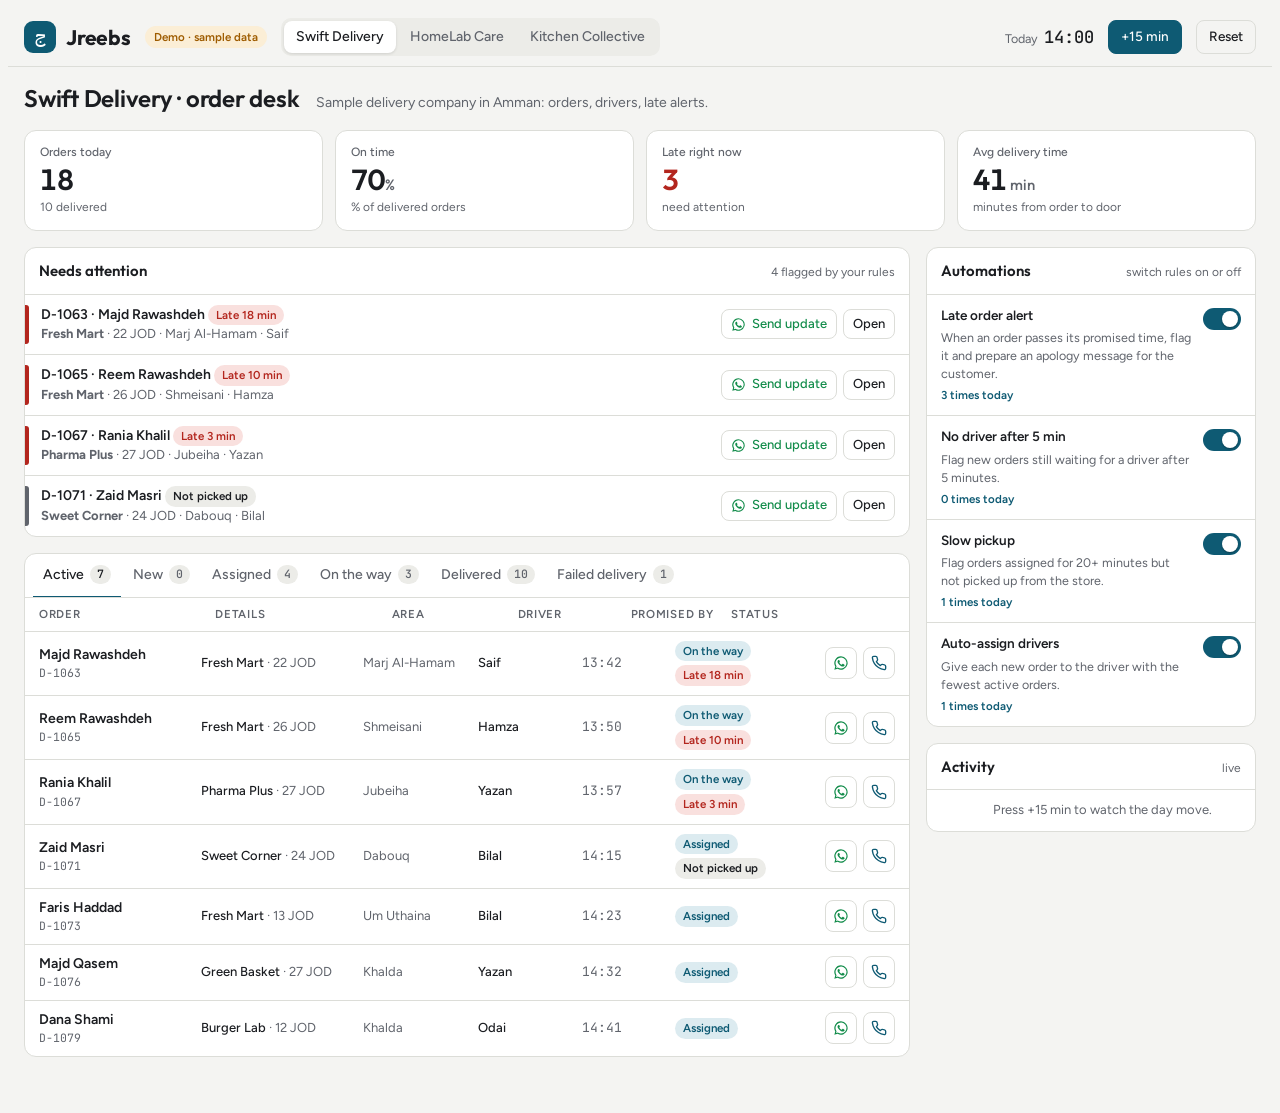
<file: demo/index.html>
<!doctype html>
<html lang="en">
<head>
<meta charset="utf-8">
<meta name="viewport" content="width=device-width, initial-scale=1, viewport-fit=cover">
<title>Jreebs demo — sample data</title>
<meta name="description" content="A live demo of Jreebs: three sample businesses (delivery, home-visit lab, cloud kitchen) with alerts, one-click WhatsApp and calls. All data shown is fake.">
<meta name="robots" content="noindex, follow">
<meta name="theme-color" content="#0E5A73">
<link rel="canonical" href="https://jreebs.com/demo/">
<link rel="icon" href="data:image/svg+xml,%3Csvg xmlns='http://www.w3.org/2000/svg' viewBox='0 0 64 64'%3E%3Crect width='64' height='64' rx='16' fill='%230E5A73'/%3E%3Ctext x='32' y='44' font-size='34' font-family='Tahoma,sans-serif' fill='white' text-anchor='middle'%3E%D8%AC%3C/text%3E%3C/svg%3E">
<link rel="preconnect" href="https://fonts.googleapis.com">
<link rel="preconnect" href="https://fonts.gstatic.com" crossorigin>
<link rel="stylesheet" href="https://fonts.googleapis.com/css2?family=Outfit:wght@500;600;700&family=Figtree:wght@400;500;600&family=JetBrains+Mono:wght@400;500&family=IBM+Plex+Sans+Arabic:wght@400;500&display=swap">
<style>
/* Layout: one operations desk, three sample client workspaces. Header switches workspace; KPIs, then "needs attention", the live queue, and automations + activity on the side. */
:root {
  --bg: #F4F4F2;
  --surface: #FFFFFF;
  --surface-2: #ECECE8;
  --ink: #1B1D21;
  --muted: #60646C;
  --line: #DCDDD8;
  --accent: #0E5A73;
  --accent-ink: #FFFFFF;
  --accent-soft: #DCEBF0;
  --good: #1E7A4B; --good-soft: #DDF0E5;
  --warn: #9E5C00; --warn-soft: #FBEED6;
  --crit: #B3261E; --crit-soft: #F9E0DE;
  --wa: #128C4A;
  --shadow: 0 12px 40px rgba(27, 29, 33, .18);
  --display: "Outfit", system-ui, -apple-system, "Segoe UI", sans-serif;
  --sans: "Figtree", system-ui, -apple-system, "Segoe UI", sans-serif;
  --mono: "JetBrains Mono", ui-monospace, Consolas, monospace;
  --ar: "IBM Plex Sans Arabic", "Segoe UI", Tahoma, sans-serif;
}
@media (prefers-color-scheme: dark) {
  :root:not([data-theme="light"]) {
    color-scheme: dark;
    --bg: #121316; --surface: #1B1C20; --surface-2: #26282D; --ink: #ECEDEF; --muted: #9A9EA6; --line: #2E3036;
    --accent: #5FB3CE; --accent-ink: #121316; --accent-soft: #1B3942;
    --good: #5CCB8E; --good-soft: #15301F; --warn: #E6AE52; --warn-soft: #33270F; --crit: #F08A82; --crit-soft: #3A1B19; --wa: #4CD08A;
    --shadow: 0 12px 40px rgba(0,0,0,.5);
  }
}
:root[data-theme="dark"] {
  color-scheme: dark;
  --bg: #121316; --surface: #1B1C20; --surface-2: #26282D; --ink: #ECEDEF; --muted: #9A9EA6; --line: #2E3036;
  --accent: #5FB3CE; --accent-ink: #121316; --accent-soft: #1B3942;
  --good: #5CCB8E; --good-soft: #15301F; --warn: #E6AE52; --warn-soft: #33270F; --crit: #F08A82; --crit-soft: #3A1B19; --wa: #4CD08A;
  --shadow: 0 12px 40px rgba(0,0,0,.5);
}
* { box-sizing: border-box; }
[hidden] { display: none !important; }
body { background: var(--bg); color: var(--ink); font-family: var(--sans); font-size: 14px; line-height: 1.45; }
button, input, select, textarea { font: inherit; color: inherit; }
button { cursor: pointer; }
:focus-visible { outline: 2px solid var(--accent); outline-offset: 2px; }
.mono { font-family: var(--mono); font-variant-numeric: tabular-nums; }
.wrap { max-width: 1320px; margin: 0 auto; padding-inline: 16px; padding-block: 0 48px; }

header.top { position: sticky; top: env(safe-area-inset-top, 0px); z-index: 20; background: var(--bg); border-bottom: 1px solid var(--line); }
.top-in { max-width: 1320px; margin: 0 auto; padding-inline: 16px; padding-block: 10px; display: flex; gap: 10px 14px; align-items: center; flex-wrap: wrap; }
.brand { display: flex; align-items: center; gap: 10px; }
.logo { width: 32px; height: 32px; border-radius: 9px; background: var(--accent); color: var(--accent-ink); display: grid; place-items: center; font-family: var(--ar); font-weight: 500; font-size: 17px; }
.brand h1 { margin: 0; font-family: var(--display); font-weight: 700; font-size: 21px; letter-spacing: -.01em; }
.chip { font-size: 11.5px; font-weight: 600; padding: 3px 9px; border-radius: 99px; background: var(--warn-soft); color: var(--warn); white-space: nowrap; }
.ws { display: inline-flex; background: var(--surface-2); border-radius: 10px; padding: 3px; gap: 2px; margin-inline-end: auto; flex-wrap: wrap; }
.ws button { border: 0; background: none; padding: 6px 12px; border-radius: 8px; font-weight: 500; color: var(--muted); white-space: nowrap; }
.ws button[aria-pressed="true"] { background: var(--surface); color: var(--ink); box-shadow: 0 1px 3px rgba(0,0,0,.12); }
.clock { display: inline-flex; align-items: baseline; gap: 6px; font-size: 12.5px; color: var(--muted); }
.clock b { font-family: var(--mono); font-size: 17px; color: var(--ink); font-weight: 500; }
.btn { height: 34px; display: inline-flex; align-items: center; justify-content: center; gap: 6px; padding-inline: 12px; border-radius: 8px; border: 1px solid var(--line); background: var(--surface); font-weight: 500; white-space: nowrap; text-decoration: none; font-size: 13.5px; }
.btn:hover { border-color: var(--muted); }
.btn.primary { background: var(--accent); color: var(--accent-ink); border-color: var(--accent); }
.btn.ghost { background: transparent; }
.btn.sm { height: 30px; padding-inline: 9px; font-size: 13px; }
.btn.wa { color: var(--wa); }

.intro { margin-top: 14px; display: flex; gap: 8px 16px; align-items: baseline; flex-wrap: wrap; }
.intro h2 { margin: 0; font-family: var(--display); font-size: 24px; font-weight: 600; letter-spacing: -.01em; }
.intro p { margin: 0; color: var(--muted); }

.kpis { display: grid; grid-template-columns: repeat(4, minmax(0, 1fr)); gap: 12px; margin-block: 14px 16px; }
.kpi { background: var(--surface); border: 1px solid var(--line); border-radius: 12px; padding: 13px 15px; display: grid; gap: 3px; }
.kpi .l { font-size: 12px; color: var(--muted); font-weight: 500; }
.kpi .v { font-family: var(--display); font-size: 29px; font-weight: 600; line-height: 1.1; font-variant-numeric: tabular-nums; }
.kpi .v small { font-size: 15px; color: var(--muted); font-weight: 500; }
.kpi .s { font-size: 12px; color: var(--muted); }
.kpi.alert .v { color: var(--crit); }
.kpi.good .v { color: var(--good); }

.grid { display: grid; grid-template-columns: minmax(0, 1fr) 330px; gap: 16px; align-items: start; }
.panel { background: var(--surface); border: 1px solid var(--line); border-radius: 12px; min-width: 0; }
.panel > h3 { margin: 0; padding: 12px 14px; border-bottom: 1px solid var(--line); font-family: var(--display); font-size: 15px; font-weight: 600; display: flex; justify-content: space-between; align-items: baseline; gap: 8px; }
.panel > h3 small { font-family: var(--sans); font-weight: 400; color: var(--muted); font-size: 12px; }
.main { display: grid; gap: 16px; min-width: 0; }

.attn { display: grid; gap: 0; }
.att { display: grid; grid-template-columns: 4px minmax(0, 1fr) auto; gap: 12px; align-items: center; padding: 10px 14px 10px 0; border-bottom: 1px solid var(--line); }
.att:last-child { border-bottom: 0; }
.att .bar { align-self: stretch; border-radius: 0 3px 3px 0; }
.att .bar.s3 { background: var(--crit); } .att .bar.s2 { background: var(--warn); } .att .bar.s1 { background: var(--muted); }
.att .t { font-weight: 600; }
.att .d { font-size: 13px; color: var(--muted); }
.empty { padding: 22px 14px; color: var(--muted); text-align: center; }

.tabs { display: flex; gap: 2px; padding-inline: 8px; border-bottom: 1px solid var(--line); overflow-x: auto; }
.tab { border: 0; background: none; padding: 11px 10px; font-weight: 500; color: var(--muted); border-bottom: 2px solid transparent; margin-bottom: -1px; display: inline-flex; gap: 6px; align-items: center; white-space: nowrap; }
.tab[aria-selected="true"] { color: var(--ink); border-bottom-color: var(--accent); }
.count { font-family: var(--mono); font-size: 11.5px; padding: 1px 7px; border-radius: 99px; background: var(--surface-2); }

.rows { display: grid; }
.row { display: grid; grid-template-columns: minmax(150px, 1.3fr) minmax(0, 1.3fr) .9fr .8fr .7fr minmax(130px, 1.2fr) auto; gap: 12px; align-items: center; padding: 9px 14px; border-bottom: 1px solid var(--line); }
.row.head { font-size: 11.5px; color: var(--muted); font-weight: 600; text-transform: uppercase; letter-spacing: .06em; padding-block: 8px; }
.row:last-child { border-bottom: 0; }
.row.flash { animation: flash 1.6s ease-out; }
@keyframes flash { from { background: var(--accent-soft); } to { background: transparent; } }
.who { border: 0; background: none; padding: 0; text-align: start; min-width: 0; display: grid; }
.who b { font-weight: 600; white-space: nowrap; overflow: hidden; text-overflow: ellipsis; }
.who span { font-family: var(--mono); font-size: 11.5px; color: var(--muted); }
.who:hover b { color: var(--accent); }
.cell { font-size: 13px; color: var(--muted); min-width: 0; overflow: hidden; text-overflow: ellipsis; }
.cell b { color: var(--ink); font-weight: 500; }
.st { display: flex; gap: 4px; flex-wrap: wrap; align-items: center; }
.pill { display: inline-flex; align-items: center; font-size: 11.5px; font-weight: 600; padding: 2px 8px; border-radius: 99px; white-space: nowrap; background: var(--surface-2); color: var(--muted); }
.pill.on { background: var(--accent-soft); color: var(--accent); }
.pill.good { background: var(--good-soft); color: var(--good); }
.pill.s3 { background: var(--crit-soft); color: var(--crit); }
.pill.s2 { background: var(--warn-soft); color: var(--warn); }
.pill.s1 { background: var(--surface-2); color: var(--ink); }
.acts { display: flex; gap: 6px; justify-content: flex-end; }
.ib { width: 32px; height: 32px; border-radius: 8px; border: 1px solid var(--line); background: var(--surface); display: grid; place-items: center; }
.ib svg { width: 16px; height: 16px; }
.ib.wa { color: var(--wa); }
.ib.call { color: var(--accent); }
.ib:hover { border-color: currentColor; }

.rule { display: grid; grid-template-columns: minmax(0, 1fr) auto; gap: 4px 12px; padding: 11px 14px; border-bottom: 1px solid var(--line); align-items: start; }
.rule:last-child { border-bottom: 0; }
.rule .n { font-weight: 600; font-size: 13.5px; }
.rule .x { font-size: 12.5px; color: var(--muted); grid-column: 1; }
.rule .c { font-size: 11.5px; color: var(--accent); font-weight: 600; grid-column: 1; }
.switch { position: relative; width: 38px; height: 22px; border-radius: 99px; border: 0; background: var(--surface-2); grid-row: span 3; margin-top: 2px; }
.switch::after { content: ""; position: absolute; top: 3px; left: 3px; width: 16px; height: 16px; border-radius: 50%; background: var(--surface); box-shadow: 0 1px 2px rgba(0,0,0,.3); transition: transform .15s; }
.switch[aria-checked="true"] { background: var(--accent); }
.switch[aria-checked="true"]::after { transform: translateX(16px); }
.side { display: grid; gap: 16px; }
.feed { list-style: none; margin: 0; padding: 4px 0; max-height: 380px; overflow-y: auto; }
.feed li { display: grid; grid-template-columns: 44px minmax(0, 1fr); gap: 8px; padding: 7px 14px; font-size: 13px; }
.feed time { font-family: var(--mono); font-size: 11.5px; color: var(--muted); padding-top: 1px; }
.feed li.rule-ev span::before { content: "⚡ "; color: var(--accent); }

.scrim { position: fixed; inset: 0; background: rgba(10, 10, 12, .45); z-index: 40; }
.scrim.top { z-index: 50; }
.drawer { position: fixed; inset-block: 0; inset-inline-end: 0; width: min(440px, 100%); background: var(--surface); z-index: 41; box-shadow: var(--shadow); display: flex; flex-direction: column; padding-top: env(safe-area-inset-top, 0px); }
.d-head { padding: 16px 18px; border-bottom: 1px solid var(--line); display: flex; gap: 10px; align-items: flex-start; }
.d-head h4 { margin: 0; font-family: var(--display); font-size: 20px; font-weight: 600; }
.d-head .x { margin-inline-start: auto; }
.d-body { padding: 16px 18px; overflow-y: auto; display: grid; gap: 16px; padding-bottom: calc(18px + env(safe-area-inset-bottom, 0px)); }
.kv { display: grid; grid-template-columns: repeat(2, minmax(0, 1fr)); gap: 10px; margin: 0; }
.kv div { display: grid; gap: 1px; }
.kv dt { font-size: 11.5px; color: var(--muted); }
.kv dd { margin: 0; font-weight: 500; }
.sec h5 { margin: 0 0 6px; font-size: 11.5px; color: var(--muted); text-transform: uppercase; letter-spacing: .07em; font-weight: 600; }
.hist { list-style: none; margin: 0; padding: 0; display: grid; gap: 6px; }
.hist li { display: flex; gap: 10px; font-size: 13px; }
.hist time { font-family: var(--mono); font-size: 11.5px; color: var(--muted); min-width: 40px; }
.row-btns { display: flex; gap: 6px; flex-wrap: wrap; }
.modal { position: fixed; z-index: 51; inset-inline: 16px; top: 50%; transform: translateY(-50%); margin-inline: auto; max-width: 470px; max-height: calc(100% - 32px); overflow-y: auto; background: var(--surface); border-radius: 14px; box-shadow: var(--shadow); padding: 18px; display: grid; gap: 12px; }
.modal h4 { margin: 0; font-family: var(--display); font-size: 19px; font-weight: 600; }
.modal p { margin: 0; color: var(--muted); font-size: 13px; }
.phone { display: flex; justify-content: space-between; align-items: center; gap: 10px; background: var(--surface-2); border-radius: 10px; padding: 11px 13px; flex-wrap: wrap; }
.phone .mono { font-size: 18px; direction: ltr; user-select: all; }
.seg { display: flex; gap: 6px; flex-wrap: wrap; }
.seg button { border: 1px solid var(--line); background: var(--surface); border-radius: 99px; padding: 4px 10px; font-size: 12.5px; }
.seg button[aria-pressed="true"] { background: var(--ink); color: var(--bg); border-color: var(--ink); }
textarea.msg { width: 100%; min-height: 100px; border: 1px solid var(--line); border-radius: 10px; padding: 10px 12px; background: var(--bg); resize: vertical; }
textarea.msg[dir="rtl"] { font-family: var(--ar); font-size: 15px; }
.outs { display: grid; grid-template-columns: repeat(2, minmax(0, 1fr)); gap: 8px; }
.out { text-align: start; border: 1px solid var(--line); background: var(--surface); border-radius: 10px; padding: 9px 12px; font-weight: 600; }
.out:hover { border-color: var(--accent); }
.toast { position: fixed; z-index: 60; inset-inline: 16px; bottom: calc(18px + env(safe-area-inset-bottom, 0px)); margin-inline: auto; max-width: 440px; background: var(--ink); color: var(--bg); padding: 11px 14px; border-radius: 10px; box-shadow: var(--shadow); font-size: 13.5px; }

@media (max-width: 1060px) {
  .grid { grid-template-columns: minmax(0, 1fr); }
  .kpis { grid-template-columns: repeat(2, minmax(0, 1fr)); }
}
@media (max-width: 760px) {
  .row.head { display: none; }
  .row { grid-template-columns: minmax(0, 1fr) auto; grid-template-areas: "who acts" "info info" "st st"; gap: 6px 10px; }
  .row .c-who { grid-area: who; } .row .c-acts { grid-area: acts; } .row .c-st { grid-area: st; }
  .row .c-x { grid-area: info; } .row .c-area, .row .c-own, .row .c-due { display: none; }
}
@media (max-width: 420px) {
  .kpi .v { font-size: 23px; }
  .outs, .kv { grid-template-columns: minmax(0, 1fr); }
}
@media (prefers-reduced-motion: reduce) { * { animation: none !important; transition: none !important; } }
</style>
</head>
<body>

<header class="top">
  <div class="top-in">
    <div class="brand"><div class="logo" aria-hidden="true">ج</div><h1>Jreebs</h1></div>
    <span class="chip">Demo · sample data</span>
    <div class="ws" role="group" aria-label="Client workspace" id="wsSwitch"></div>
    <span class="clock">Today <b id="clock">14:00</b></span>
    <button class="btn primary" type="button" id="simBtn">+15 min</button>
    <button class="btn ghost" type="button" id="resetBtn">Reset</button>
  </div>
</header>

<main class="wrap">
  <div class="intro"><h2 id="wsTitle"></h2><p id="wsSub"></p></div>
  <section class="kpis" id="kpis" aria-label="Today's numbers"></section>
  <div class="grid">
    <div class="main">
      <section class="panel"><h3><span>Needs attention</span><small id="attnSub"></small></h3><div class="attn" id="attn"></div></section>
      <section class="panel"><div class="tabs" role="tablist" id="tabs"></div><div class="rows" id="rows"></div></section>
    </div>
    <aside class="side">
      <section class="panel"><h3><span>Automations</span><small>switch rules on or off</small></h3><div id="rules"></div></section>
      <section class="panel"><h3><span>Activity</span><small>live</small></h3><ul class="feed" id="feed"></ul></section>
    </aside>
  </div>
</main>

<div class="scrim" id="dScrim" hidden></div>
<aside class="drawer" id="drawer" hidden role="dialog" aria-modal="true" aria-label="Details"></aside>
<div class="scrim top" id="mScrim" hidden></div>
<div class="modal" id="modal" hidden role="dialog" aria-modal="true"></div>
<div class="toast" id="toast" hidden role="status"></div>

<script>
(() => {
const KEY = "jreebs-demo-v1";
const START = 14 * 60;
const ICON = {
  wa: '<svg viewBox="0 0 24 24" fill="currentColor" aria-hidden="true"><path d="M12 2a10 10 0 0 0-8.6 15.1L2 22l5-1.3A10 10 0 1 0 12 2Zm0 18.2a8.2 8.2 0 0 1-4.2-1.2l-.3-.2-3 .8.8-2.9-.2-.3A8.2 8.2 0 1 1 12 20.2Zm4.5-6.1c-.2-.1-1.5-.7-1.7-.8s-.4-.1-.6.1-.7.8-.8 1-.3.2-.5.1a6.7 6.7 0 0 1-3.3-2.9c-.3-.4.3-.4.7-1.4.1-.2 0-.3 0-.4l-.8-1.8c-.2-.5-.4-.4-.6-.4h-.5a1 1 0 0 0-.7.3 2.9 2.9 0 0 0-.9 2.2 5.1 5.1 0 0 0 1.1 2.7 11.6 11.6 0 0 0 4.4 3.9c1.6.7 2.3.8 3.1.6a2.7 2.7 0 0 0 1.8-1.2 2.2 2.2 0 0 0 .2-1.2c-.1-.1-.2-.2-.4-.3Z"/></svg>',
  call: '<svg viewBox="0 0 24 24" fill="none" stroke="currentColor" stroke-width="2" stroke-linecap="round" stroke-linejoin="round" aria-hidden="true"><path d="M22 16.9v3a2 2 0 0 1-2.2 2 19.8 19.8 0 0 1-8.6-3.1 19.5 19.5 0 0 1-6-6A19.8 19.8 0 0 1 2.1 4.2 2 2 0 0 1 4.1 2h3a2 2 0 0 1 2 1.7c.1 1 .4 1.9.7 2.8a2 2 0 0 1-.5 2.1L8 9.9a16 16 0 0 0 6 6l1.3-1.3a2 2 0 0 1 2.1-.4c.9.3 1.8.6 2.8.7a2 2 0 0 1 1.7 2Z"/></svg>'
};
const AREAS = ["Abdoun", "Sweifieh", "Khalda", "Tla' Al-Ali", "Shmeisani", "Jubeiha", "Dabouq", "Marj Al-Hamam", "Jabal Amman", "Um Uthaina"];
const FIRST = ["Ahmad", "Lina", "Omar", "Rania", "Khaled", "Dana", "Yousef", "Hiba", "Zaid", "Noor", "Tareq", "Reem", "Hamza", "Sara", "Faris", "Leen", "Majd", "Aseel"];
const LAST = ["Haddad", "Khalil", "Nasser", "Saleh", "Odeh", "Qasem", "Shami", "Zoubi", "Masri", "Rawashdeh", "Majali", "Abu Ghosh"];

const hm = m => { m = Math.max(0, Math.round(m)); return String(Math.floor(m / 60) % 24).padStart(2, "0") + ":" + String(m % 60).padStart(2, "0"); };
const esc = s => String(s ?? "").replace(/[&<>"']/g, c => ({ "&": "&amp;", "<": "&lt;", ">": "&gt;", '"': "&quot;", "'": "&#39;" }[c]));
const $ = s => document.querySelector(s);
function rng(seed) { return () => { seed = (seed * 1664525 + 1013904223) % 4294967296; return seed / 4294967296; }; }
const pick = (r, a) => a[Math.floor(r() * a.length)];
const person = r => pick(r, FIRST) + " " + pick(r, LAST);
const phone = n => "+962 79 000 " + String(n).padStart(4, "0");
const fill = (s, it, now) => s.replace(/\{(\w+)\}/g, (_, k) => k === "due" ? hm(it.due) : k === "late" ? String(Math.max(0, now - it.due)) : k === "first" ? it.name.split(" ")[0] : (it[k] ?? ""));

/* ---------- workspace definitions ---------- */
const WS = {
  delivery: {
    name: "Swift Delivery", title: "Swift Delivery · order desk", sub: "Sample delivery company in Amman: orders, drivers, late alerts.",
    item: "Order", prefix: "D-", ownerLabel: "Driver", dueLabel: "Promised by",
    owners: ["Yazan", "Bilal", "Odai", "Saif", "Hamza"],
    stages: [["new", "New"], ["assigned", "Assigned"], ["picked", "On the way"], ["delivered", "Delivered"]],
    alt: [["failed", "Failed delivery"]],
    terminal: ["delivered", "failed"],
    x: it => `<b>${esc(it.store)}</b> · ${it.value} JOD`,
    templates: {
      late: ["Late order", "Hi {first}, sorry, your order {id} is running about {late} minutes late. {owner} is on the way to you.", "مرحبا {first}، نعتذر، طلبك رقم {id} متأخر حوالي {late} دقيقة. {owner} في الطريق إليك."],
      onway: ["On the way", "Hi {first}, your order {id} from {store} is on the way with {owner}.", "مرحبا {first}، طلبك رقم {id} من {store} في الطريق مع {owner}."],
      driver: ["Message driver", "Hi {owner}, order {id} for {name} in {area} is due at {due}. Where are you now?", "مرحبا {owner}، الطلب {id} لـ {name} في {area} موعده {due}. وينك هلأ؟"]
    },
    rules: [
      { id: "late", name: "Late order alert", desc: "When an order passes its promised time, flag it and prepare an apology message for the customer.", sev: 3,
        check: (it, now) => !["delivered", "failed"].includes(it.status) && now > it.due ? `Late ${now - it.due} min` : null,
        feed: it => `${it.id} is late. Apology message ready for ${it.name}` , tpl: "late" },
      { id: "unassigned", name: "No driver after 5 min", desc: "Flag new orders still waiting for a driver after 5 minutes.", sev: 2,
        check: (it, now) => it.status === "new" && now - it.created >= 5 ? `No driver for ${now - it.created} min` : null,
        feed: it => `${it.id} has no driver yet` },
      { id: "pickup", name: "Slow pickup", desc: "Flag orders assigned for 20+ minutes but not picked up from the store.", sev: 1,
        check: (it, now) => it.status === "assigned" && now - (it.t.assigned ?? now) >= 20 ? "Not picked up" : null,
        feed: it => `${it.id}: ${it.owner} hasn't picked up from ${it.store}`, tpl: "driver" },
      { id: "autoassign", name: "Auto-assign drivers", desc: "Give each new order to the driver with the fewest active orders.", sev: 0, action: true }
    ],
    kpis: (items, now) => {
      const done = items.filter(i => i.status === "delivered");
      const onTime = done.filter(i => i.t.delivered <= i.due).length;
      const late = items.filter(i => !["delivered", "failed"].includes(i.status) && now > i.due).length;
      const avg = done.length ? Math.round(done.reduce((s, i) => s + (i.t.delivered - i.created), 0) / done.length) : 0;
      return [["Orders today", items.length, `${done.length} delivered`], ["On time", done.length ? Math.round(onTime / done.length * 100) : 0, "% of delivered orders", "pct"], ["Late right now", late, late ? "need attention" : "all on track", late ? "alert" : "good"], ["Avg delivery time", avg, "minutes from order to door", "min"]];
    },
    seed: (r, st) => {
      for (let k = 0; k < 18; k++) {
        const created = START - 150 + Math.round(k * 8.5 + r() * 4);
        const it = mk(st, "delivery", r, { created, due: created + 45, store: pick(r, ["Fresh Mart", "Pharma Plus", "Burger Lab", "Green Basket", "Sweet Corner"]), value: (3 + Math.round(r() * 27)) });
        const age = START - created;
        if (age > 70) { setStage(it, "assigned", created + 3); setStage(it, "picked", created + 15); setStage(it, "delivered", created + 30 + Math.round(r() * 25)); }
        else if (age > 35) { setStage(it, "assigned", created + 4); setStage(it, "picked", created + 18); if (r() < .5) setStage(it, "delivered", Math.min(START - 2, created + 38)); }
        else if (age > 8) { setStage(it, "assigned", created + 3 + Math.round(r() * 20)); }
        if (it.status !== "new" && !it.owner) it.owner = pick(r, WS.delivery.owners);
      }
      const fail = st.items.find(i => i.status === "delivered"); if (fail) { fail.status = "failed"; fail.t.failed = fail.t.delivered; delete fail.t.delivered; }
    },
    tick: (st, now, r) => {
      const n = 2 + Math.floor(r() * 3);
      for (let k = 0; k < n; k++) { const created = now - Math.floor(r() * 14); mk(st, "delivery", r, { created, due: created + 45, store: pick(r, ["Fresh Mart", "Pharma Plus", "Burger Lab", "Green Basket", "Sweet Corner"]), value: 3 + Math.round(r() * 27) }); }
      st.items.forEach(it => {
        if (it.status === "assigned" && r() < .55) setStage(it, "picked", now - Math.floor(r() * 10));
        else if (it.status === "picked" && r() < .5) setStage(it, "delivered", now - Math.floor(r() * 10));
      });
    }
  },

  lab: {
    name: "HomeLab Care", title: "HomeLab Care · home visits", sub: "Sample medical lab: home sample collection bookings, confirmations, no-shows.",
    item: "Visit", prefix: "V-", ownerLabel: "Team", dueLabel: "Visit at",
    owners: ["Team Rana", "Team Huda", "Team Ali"],
    stages: [["booked", "Booked"], ["confirmed", "Confirmed"], ["onway", "Team on the way"], ["collected", "Sample collected"]],
    alt: [["noshow", "No-show"]],
    terminal: ["collected", "noshow"],
    x: it => `<b>${esc(it.test)}</b>`,
    templates: {
      confirm: ["Confirm visit", "Hello {first}, a reminder of your home sample collection today at {due} in {area}. Reply 1 to confirm or 2 to change the time.", "مرحباً {first}، نذكّرك بموعد سحب العينة من المنزل اليوم الساعة {due} في {area}. ردّ بـ 1 للتأكيد أو 2 لتغيير الموعد."],
      onway: ["Team on the way", "Hello {first}, our team ({owner}) is on the way and will arrive around {due}.", "مرحباً {first}، فريقنا ({owner}) في الطريق ويصل حوالي الساعة {due}."],
      noshow: ["Missed visit", "Hello {first}, our team couldn't reach you at {due} today. Would you like to book a new time?", "مرحباً {first}، لم يتمكن فريقنا من الوصول إليك الساعة {due} اليوم. هل تودّ حجز موعد جديد؟"]
    },
    rules: [
      { id: "unconfirmed", name: "Unconfirmed visit reminder", desc: "3 hours before a visit, flag it if the patient hasn't confirmed, and prepare the reminder message.", sev: 2,
        check: (it, now) => it.status === "booked" && it.due - now <= 180 && it.due - now > -20 ? `Not confirmed · ${hm(it.due)}` : null,
        feed: it => `${it.id} at ${hm(it.due)} not confirmed. Reminder ready for ${it.name}`, tpl: "confirm" },
      { id: "dispatch", name: "Team not sent out", desc: "Flag confirmed visits starting in 30 minutes when no team is on the way yet.", sev: 2,
        check: (it, now) => it.status === "confirmed" && it.due - now <= 30 && it.due - now > -20 ? "Team not on the way" : null,
        feed: it => `${it.id}: ${it.owner} should leave now for ${it.area}` },
      { id: "noshow", name: "Possible no-show", desc: "Flag visits 20+ minutes past their time with no sample collected, and prepare a rebooking message.", sev: 3,
        check: (it, now) => ["booked", "confirmed", "onway"].includes(it.status) && now > it.due + 20 ? "Possible no-show" : null,
        feed: it => `${it.id} may be a no-show. Rebooking message ready`, tpl: "noshow" }
    ],
    kpis: (items, now) => {
      const coll = items.filter(i => i.status === "collected").length;
      const ns = items.filter(i => i.status === "noshow").length;
      const upcoming = items.filter(i => i.due >= now && !["collected", "noshow"].includes(i.status));
      const conf = upcoming.filter(i => i.status !== "booked").length;
      return [["Visits today", items.length, `${upcoming.length} still to come`], ["Upcoming confirmed", upcoming.length ? Math.round(conf / upcoming.length * 100) : 100, "% of upcoming visits", "pct"], ["Samples collected", coll, "today so far", "good"], ["No-shows", ns, ns ? "rebook these" : "none today", ns ? "alert" : "good"]];
    },
    seed: (r, st) => {
      const tests = ["Full blood count", "Vitamin D", "HbA1c (diabetes)", "Lipid profile", "Thyroid (TSH)", "Urine test", "Kidney function"];
      for (let k = 0; k < 15; k++) {
        const due = 8 * 60 + k * 45 + Math.round(r() * 10);
        const it = mk(st, "lab", r, { created: due - 600, due, test: pick(r, tests) });
        if (due < START - 30) { setStage(it, "confirmed", due - 300); setStage(it, "onway", due - 25); setStage(it, "collected", due + 5); }
        else if (due < START + 30) { setStage(it, "confirmed", due - 240); if (due < START + 10) setStage(it, "onway", START - 10); }
        else if (r() < .45) setStage(it, "confirmed", START - 60);
      }
      const ns = st.items.find(i => i.status === "collected" && i.due > 10 * 60); if (ns) { ns.status = "noshow"; ns.t.noshow = ns.t.collected; delete ns.t.collected; }
    },
    tick: (st, now, r) => {
      st.items.forEach(it => {
        if (it.status === "booked" && it.due - now < 300 && r() < .3) setStage(it, "confirmed", now - 5);
        else if (it.status === "onway" && now >= it.due && r() < .75) setStage(it, "collected", now - Math.floor(r() * 8));
        else if (it.status === "confirmed" && it.due - now <= 25 && r() < .5) setStage(it, "onway", now - 3);
      });
      if (r() < .6) mk(st, "lab", r, { created: now, due: now + 120 + Math.floor(r() * 240), test: pick(r, ["Full blood count", "Vitamin D", "HbA1c (diabetes)", "Lipid profile"]) });
    }
  },

  kitchen: {
    name: "Kitchen Collective", title: "Kitchen Collective · complaints", sub: "Sample cloud kitchen with 3 brands: complaints from every app in one queue.",
    item: "Complaint", prefix: "C-", ownerLabel: "Agent", dueLabel: "Reply by",
    owners: ["Dana", "Omar", "Sara"],
    stages: [["new", "New"], ["replied", "Replied"], ["resolved", "Resolved"]],
    alt: [["escalated", "Escalate to manager"]],
    terminal: ["resolved"],
    x: it => `<b>${esc(it.brand)}</b> · ${esc(it.issue)} · ${esc(it.app)}`,
    templates: {
      apology: ["Apology + fix", "Hi {first}, we're really sorry about your {brand} order ({issue}). We're sending a replacement now, or we can refund you. Which do you prefer?", "مرحبا {first}، بنعتذر كثير عن مشكلة طلبك من {brand} ({issue}). رح نبعتلك طلب بديل هلأ أو منرجعلك المبلغ، شو بتفضّل؟"],
      followup: ["Follow up", "Hi {first}, did your replacement from {brand} arrive OK? Thank you for your patience.", "مرحبا {first}، وصلك الطلب البديل من {brand} بشكل سليم؟ شكراً لصبرك."]
    },
    rules: [
      { id: "overdue", name: "15-minute reply promise", desc: "Flag any complaint with no reply after 15 minutes, and prepare the apology message.", sev: 3,
        check: (it, now) => it.status === "new" && now - it.created > 15 ? `No reply for ${now - it.created} min` : null,
        feed: it => `${it.id} (${it.brand}) waiting ${it.waited} min. Apology ready`, tpl: "apology" },
      { id: "escalate", name: "Escalate after 30 min", desc: "Move complaints still unanswered after 30 minutes to the brand manager.", sev: 0, action: true },
      { id: "repeat", name: "Repeat customer", desc: "Flag customers who complained more than once this week so they get extra care.", sev: 1,
        check: it => it.repeat && it.status !== "resolved" ? "Repeat customer" : null,
        feed: it => `${it.name} has complained before. Flagged for extra care` }
    ],
    kpis: (items, now) => {
      const rep = items.filter(i => i.t.replied != null);
      const avg = rep.length ? Math.round(rep.reduce((s, i) => s + (i.t.replied - i.created), 0) / rep.length) : 0;
      const over = items.filter(i => i.status === "new" && now - i.created > 15).length;
      const res = items.filter(i => i.status === "resolved").length;
      return [["Complaints today", items.length, "Talabat, Careem & direct"], ["Avg first reply", avg, "minutes (promise: 15)", avg > 15 ? "alert" : "good"], ["Waiting too long", over, over ? "past 15 minutes" : "all answered in time", over ? "alert" : "good"], ["Resolved", items.length ? Math.round(res / items.length * 100) : 0, "% of today's complaints", "pct"]];
    },
    seed: (r, st) => {
      for (let k = 0; k < 11; k++) {
        const created = START - 130 + Math.round(k * 12 + r() * 5);
        const it = mk(st, "kitchen", r, kitchenFields(r, created));
        const age = START - created;
        if (age > 40) { setStage(it, "replied", created + 6 + Math.round(r() * 10)); if (r() < .75) setStage(it, "resolved", created + 30 + Math.round(r() * 20)); }
        else if (age > 18 && r() < .5) setStage(it, "replied", created + 9);
      }
      const a = st.items[2], b = st.items[st.items.length - 1]; b.name = a.name; b.phone = a.phone; b.repeat = true;
    },
    tick: (st, now, r) => {
      const n = 1 + Math.floor(r() * 2);
      for (let k = 0; k < n; k++) mk(st, "kitchen", r, kitchenFields(r, now - Math.floor(r() * 12)));
      st.items.forEach(it => {
        if (it.status === "replied" && r() < .45) setStage(it, "resolved", now - Math.floor(r() * 8));
        else if ((it.status === "new" || it.status === "escalated") && now - it.created > 10 && r() < .25) setStage(it, "replied", now - 2);
      });
    }
  }
};
function kitchenFields(r, created) {
  return { created, due: created + 15, brand: pick(r, ["Burger Lab", "Sushi Box", "Mana'eesh House"]), issue: pick(r, ["Cold food", "Missing item", "Late delivery", "Wrong order", "Spilled drink"]), app: pick(r, ["Talabat", "Careem", "Direct"]) };
}

/* ---------- state ---------- */
let S, cur = "delivery", tab = "active", openId = null;
function mk(st, ws, r, extra) {
  st.seq = (st.seq || 1040) + 1 + Math.floor(r() * 3);
  const it = { id: WS[ws].prefix + st.seq, name: person(r), phone: phone(st.seq), area: pick(r, AREAS), status: WS[ws].stages[0][0], owner: null, t: {}, hist: [], ...extra };
  it.t[it.status] = it.created;
  st.items.push(it); it.isNew = true;
  return it;
}
function setStage(it, s, at) { it.status = s; it.t[s] = at; it.hist.push({ at, text: "→ " + stageName(it, s) }); }
function stageName(it, s) { const w = Object.values(WS).find(w => w.prefix === it.id.slice(0, 2)); return [...w.stages, ...w.alt].find(x => x[0] === s)?.[1] || s; }
function fresh() {
  const s = { v: 1, now: START, ws: {} };
  Object.keys(WS).forEach((k, i) => {
    const r = rng(20261004 + i * 97);
    const st = { items: [], seq: 1040 + i * 300, rules: {}, fired: {}, feed: [] };
    WS[k].rules.forEach(rl => { st.rules[rl.id] = true; st.fired[rl.id] = 0; });
    WS[k].seed(r, st);
    st.items.forEach(it => { delete it.isNew; if (it.status !== WS[k].stages[0][0] && !it.owner) it.owner = pick(r, WS[k].owners); });
    s.ws[k] = st;
    evalRules(k, s, true);
  });
  return s;
}
function load() { try { const v = JSON.parse(localStorage.getItem(KEY)); if (v && v.v === 1) return v; } catch (e) {} return fresh(); }
function save() { try { localStorage.setItem(KEY, JSON.stringify(S)); } catch (e) {} }

function log(ws, text, kind) { S.ws[ws].feed.unshift({ at: S.now, text, kind: kind || "" }); S.ws[ws].feed = S.ws[ws].feed.slice(0, 80); }

function evalRules(k, s, quiet) {
  s = s || S; const w = WS[k], st = s.ws[k], now = s.now;
  st.items.forEach(it => {
    if (w.terminal.includes(it.status)) { it.flags = []; return; }
    const old = new Set((it.flags || []).map(f => f.rule));
    it.flags = [];
    w.rules.forEach(rl => {
      if (rl.action || !st.rules[rl.id]) return;
      it.waited = now - it.created;
      const f = rl.check(it, now);
      if (f) {
        it.flags.push({ rule: rl.id, text: f, sev: rl.sev, tpl: rl.tpl });
        if (!old.has(rl.id)) { st.fired[rl.id]++; if (!quiet) { s.ws[k].feed.unshift({ at: now, text: rl.feed(it), kind: "rule-ev" }); } }
      }
    });
  });
  // action rules
  if (k === "delivery" && st.rules.autoassign) {
    st.items.filter(it => it.status === "new").forEach(it => {
      const load = d => st.items.filter(x => x.owner === d && ["assigned", "picked"].includes(x.status)).length;
      const d = [...w.owners].sort((a, b) => load(a) - load(b))[0];
      it.owner = d; setStage(it, "assigned", now); it.flags = it.flags.filter(f => f.rule !== "unassigned");
      st.fired.autoassign++;
      if (!quiet) s.ws[k].feed.unshift({ at: now, text: `${it.id} auto-assigned to ${d} (fewest active orders)`, kind: "rule-ev" });
    });
  }
  if (k === "kitchen" && st.rules.escalate) {
    st.items.filter(it => it.status === "new" && now - it.created > 30).forEach(it => {
      setStage(it, "escalated", now); it.owner = "Brand manager"; st.fired.escalate++;
      if (!quiet) s.ws[k].feed.unshift({ at: now, text: `${it.id} unanswered 30+ min. Escalated to the ${it.brand} manager`, kind: "rule-ev" });
    });
  }
  st.feed = st.feed.slice(0, 80);
}

/* ---------- render ---------- */
const w = () => WS[cur], st = () => S.ws[cur];
function render() {
  $("#clock").textContent = hm(S.now);
  $("#wsSwitch").innerHTML = Object.entries(WS).map(([k, v]) => `<button type="button" data-ws="${k}" aria-pressed="${k === cur}">${esc(v.name)}</button>`).join("");
  $("#wsTitle").textContent = w().title;
  $("#wsSub").textContent = w().sub;
  const items = st().items;
  $("#kpis").innerHTML = w().kpis(items, S.now).map(([l, v, s, kind]) => `<div class="kpi ${kind === "alert" ? "alert" : kind === "good" ? "good" : ""}"><span class="l">${l}</span><span class="v">${v}${kind === "pct" ? "<small>%</small>" : kind === "min" ? "<small> min</small>" : ""}</span><span class="s">${s}</span></div>`).join("");

  const flagged = items.filter(i => i.flags && i.flags.length).sort((a, b) => Math.max(...b.flags.map(f => f.sev)) - Math.max(...a.flags.map(f => f.sev)) || a.due - b.due);
  $("#attnSub").textContent = flagged.length ? `${flagged.length} flagged by your rules` : "";
  $("#attn").innerHTML = flagged.length ? flagged.slice(0, 6).map(it => {
    const top = it.flags.reduce((a, b) => b.sev > a.sev ? b : a);
    return `<div class="att"><span class="bar s${top.sev}"></span>
      <div style="min-width:0"><div class="t">${esc(it.id)} · ${esc(it.name)} <span class="pill s${top.sev}">${esc(top.text)}</span></div>
      <div class="d">${w().x(it)} · ${esc(it.area)}${it.owner ? " · " + esc(it.owner) : ""}</div></div>
      <div class="acts">${top.tpl ? `<button class="btn sm wa" type="button" data-wa="${esc(it.id)}" data-tpl="${top.tpl}">${ICON.wa.replace("<svg", '<svg width="15" height="15"')} Send update</button>` : ""}<button class="btn sm" type="button" data-open="${esc(it.id)}">Open</button></div></div>`;
  }).join("") + (flagged.length > 6 ? `<div class="empty" style="padding:10px">+ ${flagged.length - 6} more in the list below</div>` : "") : `<div class="empty">Nothing needs attention. Your rules are watching.</div>`;

  const groups = [["active", "Active"], ...w().stages.map(([k, l]) => [k, l]), ...w().alt.map(([k, l]) => [k, l.replace("Escalate to manager", "Escalated")])];
  const cnt = g => g === "active" ? items.filter(i => !w().terminal.includes(i.status)).length : items.filter(i => i.status === g).length;
  $("#tabs").innerHTML = groups.map(([k, l]) => `<button class="tab" role="tab" type="button" data-tab="${k}" aria-selected="${tab === k}">${l} <span class="count">${cnt(k)}</span></button>`).join("");
  let rows = tab === "active" ? items.filter(i => !w().terminal.includes(i.status)) : items.filter(i => i.status === tab);
  rows = rows.slice().sort((a, b) => (b.flags?.length ? 1 : 0) - (a.flags?.length ? 1 : 0) || a.due - b.due);
  const head = `<div class="row head"><span>${w().item}</span><span>Details</span><span>Area</span><span>${w().ownerLabel}</span><span>${w().dueLabel}</span><span>Status</span><span></span></div>`;
  $("#rows").innerHTML = head + (rows.length ? rows.map(it => `
    <div class="row ${it.flash ? "flash" : ""}" data-id="${esc(it.id)}">
      <div class="c-who"><button class="who" type="button" data-open="${esc(it.id)}"><b>${esc(it.name)}</b><span>${esc(it.id)}</span></button></div>
      <div class="cell c-x">${w().x(it)}</div>
      <div class="cell c-area">${esc(it.area)}</div>
      <div class="cell c-own">${it.owner ? `<b>${esc(it.owner)}</b>` : "Unassigned"}</div>
      <div class="cell c-due mono">${hm(it.due)}</div>
      <div class="st c-st"><span class="pill ${w().terminal.includes(it.status) ? (it.status === "noshow" || it.status === "failed" ? "s3" : "good") : "on"}">${esc(stageName(it, it.status))}</span>${(it.flags || []).map(f => `<span class="pill s${f.sev}">${esc(f.text)}</span>`).join("")}</div>
      <div class="acts c-acts"><button class="ib wa" type="button" data-wa="${esc(it.id)}" aria-label="WhatsApp ${esc(it.name)}">${ICON.wa}</button><button class="ib call" type="button" data-call="${esc(it.id)}" aria-label="Call ${esc(it.name)}">${ICON.call}</button></div>
    </div>`).join("") : `<div class="empty">Nothing here right now.</div>`);
  items.forEach(i => delete i.flash);

  $("#rules").innerHTML = w().rules.map(rl => `<div class="rule"><span class="n">${esc(rl.name)}</span><button class="switch" type="button" role="switch" aria-checked="${!!st().rules[rl.id]}" aria-label="${esc(rl.name)}" data-rule="${rl.id}"></button><span class="x">${esc(rl.desc)}</span><span class="c">${st().fired[rl.id] || 0} times today</span></div>`).join("");
  $("#feed").innerHTML = st().feed.length ? st().feed.slice(0, 40).map(e => `<li class="${e.kind}"><time>${hm(e.at)}</time><span>${esc(e.text)}</span></li>`).join("") : `<li><time></time><span style="color:var(--muted)">Press +15 min to watch the day move.</span></li>`;
  if (openId) renderDrawer();
}

function find(id) { return st().items.find(i => i.id === id); }

function renderDrawer() {
  const it = find(openId); if (!it) return closeDrawer();
  const ws = w(), idx = ws.stages.findIndex(s => s[0] === it.status);
  const next = idx > -1 && idx < ws.stages.length - 1 ? ws.stages[idx + 1] : (it.status === "escalated" ? ["replied", "Replied"] : null);
  $("#drawer").innerHTML = `
    <div class="d-head"><div><h4>${esc(it.name)}</h4><span class="mono" style="color:var(--muted);font-size:12px">${esc(it.id)} · ${esc(stageName(it, it.status))}</span></div><button class="btn sm x" type="button" data-act="close">Close</button></div>
    <div class="d-body">
      <div class="row-btns">
        <button class="btn wa" type="button" data-wa="${esc(it.id)}">${ICON.wa.replace("<svg", '<svg width="16" height="16"')} WhatsApp</button>
        <button class="btn" type="button" data-call="${esc(it.id)}">${ICON.call.replace("<svg", '<svg width="16" height="16"')} Call</button>
      </div>
      ${ws.terminal.includes(it.status) ? "" : `<div class="row-btns">
        ${next ? `<button class="btn primary" type="button" data-stage="${next[0]}">Mark: ${esc(next[1])}</button>` : ""}
        ${ws.alt.filter(a => a[0] !== it.status).map(a => `<button class="btn" type="button" data-stage="${a[0]}">${esc(a[1])}</button>`).join("")}
      </div>`}
      ${(it.flags || []).length ? `<div class="st">${it.flags.map(f => `<span class="pill s${f.sev}">${esc(f.text)}</span>`).join("")}</div>` : ""}
      <dl class="kv">
        <div><dt>Details</dt><dd>${ws.x(it)}</dd></div>
        <div><dt>Area</dt><dd>${esc(it.area)}</dd></div>
        <div><dt>${ws.ownerLabel}</dt><dd>${esc(it.owner || "Unassigned")}</dd></div>
        <div><dt>${ws.dueLabel}</dt><dd class="mono">${hm(it.due)}</dd></div>
        <div><dt>Phone</dt><dd class="mono" dir="ltr" style="text-align:start">${esc(it.phone)}</dd></div>
        <div><dt>Created</dt><dd class="mono">${hm(it.created)}</dd></div>
      </dl>
      <div class="sec"><h5>History</h5><ul class="hist">${[{ at: it.created, text: "Created" }, ...it.hist].sort((a, b) => a.at - b.at).map(h => `<li><time>${hm(h.at)}</time><span>${esc(h.text)}</span></li>`).join("")}</ul></div>
    </div>`;
}
function openDrawer(id) { openId = id; $("#drawer").hidden = false; $("#dScrim").hidden = false; renderDrawer(); }
function closeDrawer() { openId = null; $("#drawer").hidden = true; $("#dScrim").hidden = true; }
function openModal(html) { $("#modal").innerHTML = html; $("#modal").hidden = false; $("#mScrim").hidden = false; }
function closeModal() { $("#modal").hidden = true; $("#mScrim").hidden = true; }

let waLang = "ar";
function waModal(it, tplKey) {
  const T = w().templates; tplKey = tplKey && T[tplKey] ? tplKey : Object.keys(T)[0];
  const t = T[tplKey], txt = fill(waLang === "ar" ? t[2] : t[1], it, S.now);
  const href = "https://wa.me/" + it.phone.replace(/\D/g, "") + "?text=" + encodeURIComponent(txt);
  openModal(`
    <h4>WhatsApp ${esc(it.name)}</h4>
    <p>Pick a message. Names, times and order details fill in by themselves.</p>
    <div class="seg" role="group">${Object.entries(T).map(([k, v]) => `<button type="button" data-tplpick="${k}" data-id="${esc(it.id)}" aria-pressed="${k === tplKey}">${esc(v[0])}</button>`).join("")}</div>
    <div class="seg" role="group"><button type="button" data-lang="ar" data-id="${esc(it.id)}" data-tplk="${tplKey}" aria-pressed="${waLang === "ar"}">عربي</button><button type="button" data-lang="en" data-id="${esc(it.id)}" data-tplk="${tplKey}" aria-pressed="${waLang === "en"}">English</button></div>
    <textarea class="msg" id="waMsg" ${waLang === "ar" ? 'dir="rtl"' : ""} aria-label="Message">${esc(txt)}</textarea>
    <p>Demo numbers are not real. In a client's system this opens WhatsApp with the message ready to send.</p>
    <div class="row-btns" style="justify-content:flex-end">
      <button class="btn" type="button" data-act="copymsg">Copy</button>
      <a class="btn wa" id="waLink" href="${href}" target="_blank" rel="noopener">Open WhatsApp</a>
      <button class="btn primary" type="button" data-sent="${esc(it.id)}">Log as sent</button>
    </div>`);
  $("#waMsg").oninput = () => { $("#waLink").href = "https://wa.me/" + it.phone.replace(/\D/g, "") + "?text=" + encodeURIComponent($("#waMsg").value); };
}
function callModal(it) {
  openModal(`
    <h4>Call ${esc(it.name)}</h4>
    <p>Dial, talk, then pick what happened. It's saved to the history.</p>
    <div class="phone"><span class="mono">${esc(it.phone)}</span><div class="row-btns"><button class="btn sm" type="button" data-copy="${esc(it.phone)}">Copy</button><a class="btn sm primary" href="tel:${it.phone.replace(/\s/g, "")}">Dial</a></div></div>
    <div class="outs">${["Reached, all good", "Reached, issue logged", "No answer", "Wrong number"].map(o => `<button class="out" type="button" data-outcome="${o}" data-id="${esc(it.id)}">${o}</button>`).join("")}</div>`);
}

let tt;
function toast(m) { const t = $("#toast"); t.textContent = m; t.hidden = false; clearTimeout(tt); tt = setTimeout(() => t.hidden = true, 3400); }
async function copy(text, btn) { try { await navigator.clipboard.writeText(text); btn.textContent = "Copied"; } catch (e) { toast("Select the text and press Ctrl+C."); } }

function simulate() {
  S.now += 15;
  Object.keys(WS).forEach((k, i) => {
    const r = rng(Math.floor(Math.random() * 1e9));
    WS[k].tick(S.ws[k], S.now, r);
    S.ws[k].items.forEach(it => { if (it.isNew) { it.flash = true; delete it.isNew; if (k !== "delivery" || !S.ws[k].rules.autoassign) log(k, `New ${WS[k].item.toLowerCase()} ${it.id} from ${it.name}`); } });
    evalRules(k);
  });
  save(); render();
  const flagged = st().items.filter(i => i.flags && i.flags.length).length;
  toast(`Moved to ${hm(S.now)}. ${flagged} item${flagged === 1 ? "" : "s"} need attention in ${w().name}.`);
}

document.addEventListener("click", e => {
  const b = e.target.closest("button"); if (!b) return;
  const d = b.dataset;
  if (d.ws) { cur = d.ws; tab = "active"; closeDrawer(); return render(); }
  if (d.tab) { tab = d.tab; return render(); }
  if (d.open) return openDrawer(d.open);
  if (d.wa) { const it = find(d.wa); if (it) waModal(it, d.tpl || (it.flags || []).find(f => f.tpl)?.tpl); return; }
  if (d.call) { const it = find(d.call); if (it) callModal(it); return; }
  if (d.tplpick) return waModal(find(d.id), d.tplpick);
  if (d.lang) { waLang = d.lang; return waModal(find(d.id), d.tplk); }
  if (d.copy) return copy(d.copy, b);
  if (d.act === "copymsg") return copy($("#waMsg").value, b);
  if (d.sent) { const it = find(d.sent); it.hist.push({ at: S.now, text: "WhatsApp sent" }); log(cur, `WhatsApp sent to ${it.name} (${it.id})`); it.flash = true; save(); closeModal(); render(); return toast("Logged as sent."); }
  if (d.outcome) { const it = find(d.id); it.hist.push({ at: S.now, text: "Call: " + d.outcome }); log(cur, `Called ${it.name} (${it.id}): ${d.outcome}`); save(); closeModal(); render(); return toast("Call logged."); }
  if (d.stage) {
    const it = find(openId); if (!it) return;
    if (d.stage === "assigned" && !it.owner) { const ow = w().owners; it.owner = ow[Math.floor(Math.random() * ow.length)]; }
    if (d.stage === "onway" && !it.owner) it.owner = w().owners[0];
    setStage(it, d.stage, S.now); it.flash = true;
    log(cur, `${it.id} marked ${stageName(it, d.stage)}`);
    evalRules(cur); save(); render(); return toast(`${it.id}: ${stageName(it, d.stage)}`);
  }
  if (d.rule) { st().rules[d.rule] = !st().rules[d.rule]; const rl = w().rules.find(r => r.id === d.rule); log(cur, `Rule ${st().rules[d.rule] ? "switched on" : "switched off"}: ${rl.name}`); evalRules(cur); save(); return render(); }
  if (d.act === "close") return closeDrawer();
  if (d.act === "reset") { S = fresh(); closeModal(); closeDrawer(); save(); render(); return toast("Demo reset to 14:00."); }
});
$("#simBtn").onclick = simulate;
$("#resetBtn").onclick = () => openModal(`<h4>Reset the demo?</h4><p>All three workspaces go back to 14:00 with fresh sample data.</p><div class="row-btns" style="justify-content:flex-end"><button class="btn" type="button" data-act="mclose">Cancel</button><button class="btn primary" type="button" data-act="reset">Reset</button></div>`);
document.addEventListener("click", e => { if (e.target.closest('[data-act="mclose"]')) closeModal(); });
$("#dScrim").onclick = closeDrawer;
$("#mScrim").onclick = closeModal;
document.addEventListener("keydown", e => { if (e.key === "Escape") { if (!$("#modal").hidden) closeModal(); else if (openId) closeDrawer(); } });

S = load();
render();
})();
</script>
</body>
</html>
</file>
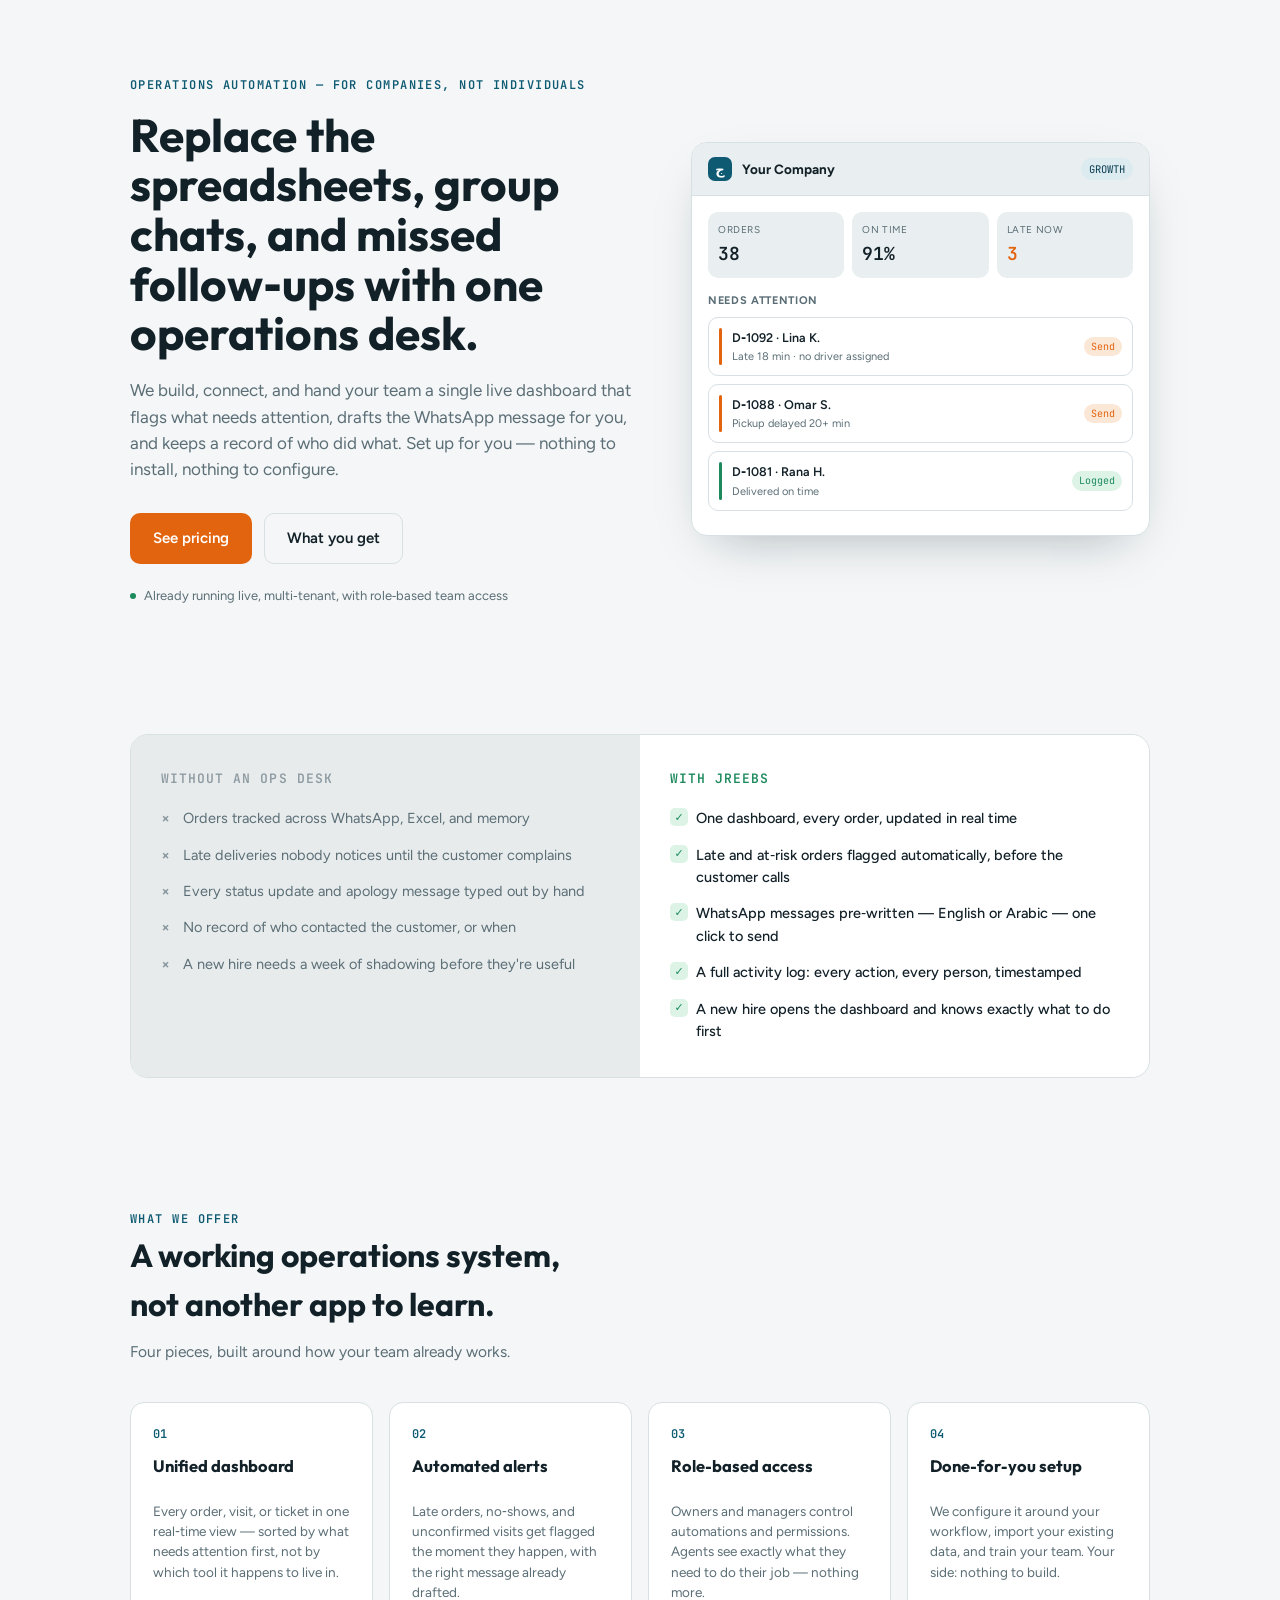
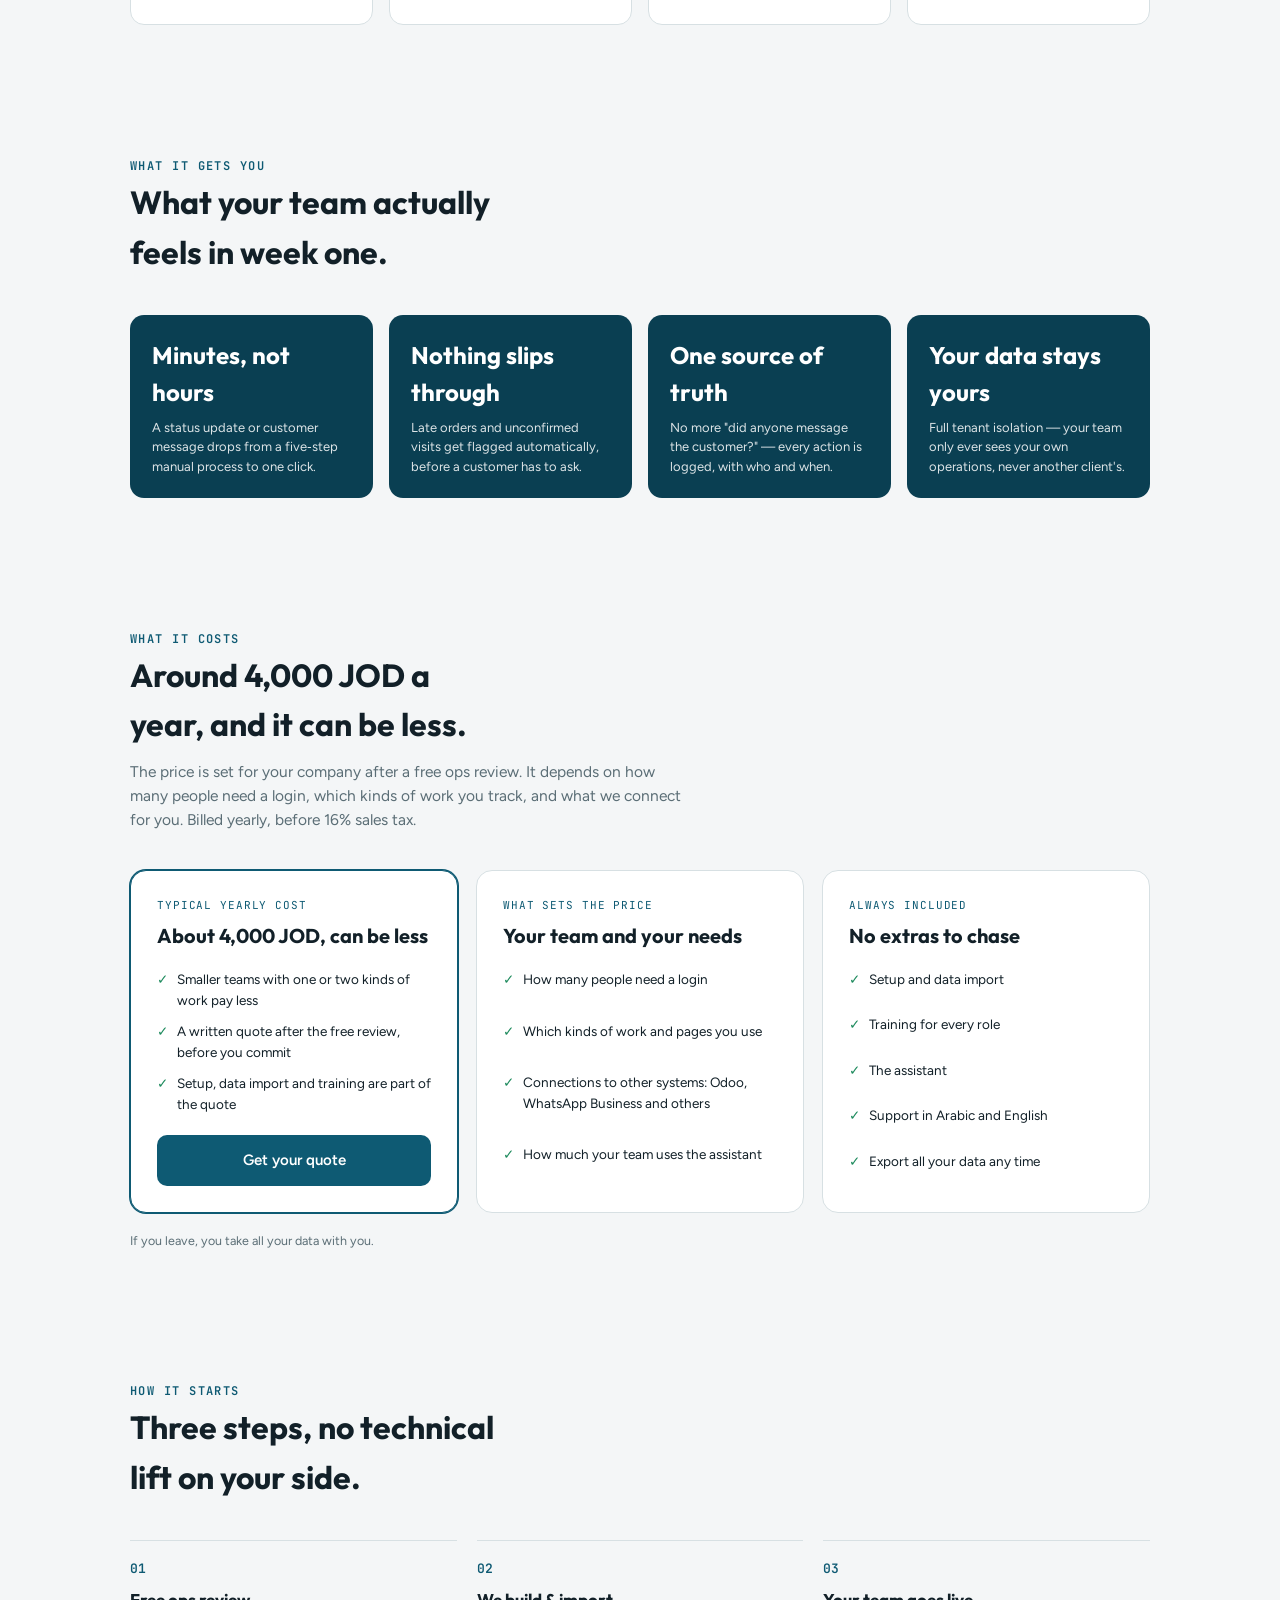
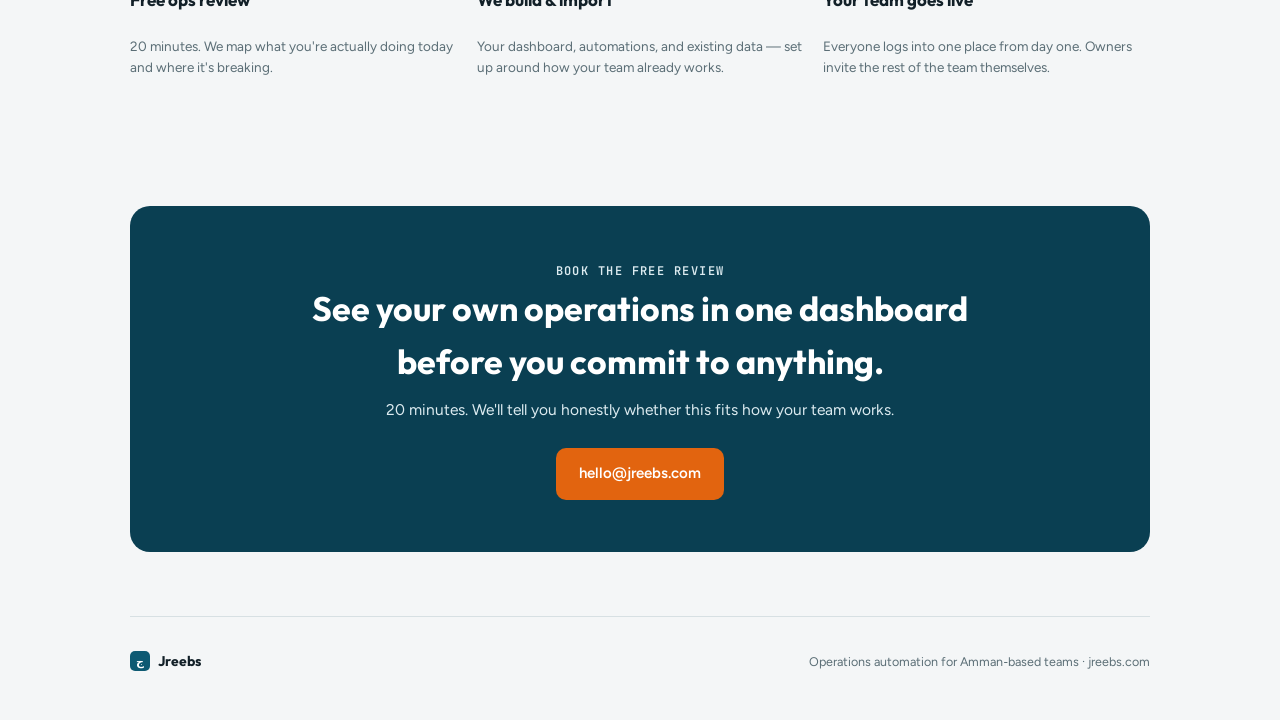
<file: pitch/index.html>
<!doctype html>
<html lang="en">
<head>
<meta charset="utf-8">
<meta name="viewport" content="width=device-width, initial-scale=1, viewport-fit=cover">
<title>Jreebs Operations Desk</title>
<meta name="description" content="Operations automation for companies: a single live dashboard, automated alerts, and one-click WhatsApp/call — set up for you.">
<meta name="robots" content="noindex, nofollow">
<meta property="og:type" content="website">
<meta property="og:site_name" content="Jreebs">
<meta property="og:title" content="Jreebs Operations Desk">
<meta property="og:description" content="One live dashboard for your operations team: automatic alerts, one-click WhatsApp and calls, set up for you.">
<meta property="og:url" content="https://jreebs.com/pitch/">
<meta property="og:image" content="https://jreebs.com/og.png">
<meta property="og:image:width" content="1200">
<meta property="og:image:height" content="630">
<meta name="twitter:card" content="summary_large_image">
<link rel="preconnect" href="https://fonts.googleapis.com">
<link rel="preconnect" href="https://fonts.gstatic.com" crossorigin>
<link rel="stylesheet" href="https://fonts.googleapis.com/css2?family=Outfit:wght@600;700;800&family=Figtree:wght@400;500;600;700&family=JetBrains+Mono:wght@500;600&display=swap">
<style>
/* layout concept: a single scroll-down story — hero w/ live mockup proof, then a two-column
   chaos->order contrast panel, offer cards, value tiles, 3-tier pricing, 3-step process, close */
:root{
  --bg:#F4F6F7; --surface:#FFFFFF; --surface-2:#E9EEF0; --line:#D7E0E3;
  --ink:#122028; --muted:#5B6E76;
  --navy:#0E5A73; --navy-deep:#0A3F52; --navy-soft:#DCEBF0;
  --cta:#E2640F; --cta-ink:#FFFFFF; --cta-soft:#FBE7D6;
  --success:#1C8A5C; --success-soft:#DCF3E6;
  --chaos:#8E9BA2; --chaos-soft:#E7EBEC;
  --font-display:'Outfit',system-ui,sans-serif; --font-body:'Figtree',system-ui,sans-serif; --font-mono:'JetBrains Mono',ui-monospace,monospace;
}
*{box-sizing:border-box}
html,body{margin:0}
body{background:var(--bg);color:var(--ink);font-family:var(--font-body);line-height:1.55}
.wrap{max-width:1060px;margin:0 auto;padding-left:20px;padding-right:20px}
h1,h2,h3{font-family:var(--font-display);font-weight:700;text-wrap:balance;margin:0;color:var(--ink)}
p{margin:0}
img{max-width:100%}
.eyebrow{font-family:var(--font-mono);font-size:12px;letter-spacing:.12em;text-transform:uppercase;color:var(--navy);font-weight:600}
section{padding-block:64px}
.btn{display:inline-flex;align-items:center;gap:8px;border-radius:10px;padding:13px 22px;font-family:var(--font-body);font-weight:600;font-size:15px;text-decoration:none;cursor:pointer;border:1px solid transparent;transition:transform .12s ease}
.btn:active{transform:scale(.98)}
.btn-cta{background:var(--cta);color:var(--cta-ink)}
.btn-ghost{background:transparent;color:var(--ink);border-color:var(--line)}
.btn-navy{background:var(--navy);color:#fff}

/* ---------- hero ---------- */
.hero{padding-top:72px;display:grid;grid-template-columns:1.1fr 1fr;gap:56px;align-items:center}
.hero h1{font-size:clamp(32px,4.4vw,46px);line-height:1.08;margin-top:14px}
.hero .sub{margin-top:18px;font-size:17px;color:var(--muted);max-width:46ch}
.hero .ctas{display:flex;flex-wrap:wrap;gap:12px;margin-top:30px}
.hero .trust{margin-top:22px;font-size:13px;color:var(--muted);display:flex;gap:8px;align-items:center}
.dot{width:6px;height:6px;border-radius:50%;background:var(--success)}

/* live mockup card -- a faithful miniature of the real dashboard, as proof it exists */
.mock{background:var(--surface);border:1px solid var(--line);border-radius:16px;box-shadow:0 20px 50px -24px rgba(10,30,40,.35);overflow:hidden}
.mock-top{display:flex;align-items:center;gap:10px;padding:14px 16px;border-bottom:1px solid var(--line);background:var(--surface-2)}
.mock-logo{width:24px;height:24px;border-radius:7px;background:var(--navy);color:#fff;display:grid;place-items:center;font-family:var(--font-display);font-weight:700;font-size:13px}
.mock-name{font-weight:700;font-size:13.5px}
.mock-plan{margin-left:auto;font-family:var(--font-mono);font-size:10.5px;background:var(--navy-soft);color:var(--navy-deep);padding:3px 8px;border-radius:999px}
.mock-body{padding:16px}
.mock-kpis{display:grid;grid-template-columns:repeat(3,1fr);gap:8px;margin-bottom:14px}
.mock-kpi{background:var(--surface-2);border-radius:10px;padding:10px}
.mock-kpi .l{font-size:10px;color:var(--muted);text-transform:uppercase;letter-spacing:.06em}
.mock-kpi .v{font-family:var(--font-mono);font-size:18px;font-weight:600;margin-top:2px}
.mock-kpi .v.alert{color:var(--cta)}
.mock-section-title{font-size:11px;font-weight:700;text-transform:uppercase;letter-spacing:.06em;color:var(--muted);margin-bottom:8px}
.mock-row{display:flex;align-items:center;gap:10px;padding:10px;border:1px solid var(--line);border-radius:10px;margin-bottom:8px}
.mock-row .bar{width:3px;align-self:stretch;border-radius:3px;background:var(--cta)}
.mock-row .t{font-size:12.5px;font-weight:600}
.mock-row .d{font-size:11px;color:var(--muted);margin-top:1px}
.mock-pill{font-size:10px;font-family:var(--font-mono);background:var(--cta-soft);color:var(--cta);padding:2px 7px;border-radius:999px;margin-left:auto}
.mock-row.ok .bar{background:var(--success)}
.mock-row.ok .mock-pill{background:var(--success-soft);color:var(--success)}

/* ---------- chaos / order contrast ---------- */
.contrast{display:grid;grid-template-columns:1fr 1fr;gap:0;border:1px solid var(--line);border-radius:18px;overflow:hidden}
.panel{padding:34px 30px}
.panel.before{background:var(--chaos-soft)}
.panel.after{background:var(--surface)}
.panel h3{font-size:13px;text-transform:uppercase;letter-spacing:.08em;font-family:var(--font-mono);font-weight:600}
.panel.before h3{color:var(--chaos)}
.panel.after h3{color:var(--success)}
.panel ul{list-style:none;margin:18px 0 0;padding:0;display:grid;gap:14px}
.panel.before li{color:var(--muted);font-size:14.5px;padding-left:22px;position:relative}
.panel.before li::before{content:"×";position:absolute;left:0;color:var(--chaos);font-weight:700}
.panel.after li{font-size:14.5px;padding-left:26px;position:relative;font-weight:500}
.panel.after li::before{content:"✓";position:absolute;left:0;color:var(--success);font-weight:700;background:var(--success-soft);width:18px;height:18px;border-radius:5px;display:grid;place-items:center;font-size:11px;top:1px}

/* ---------- offer cards ---------- */
.section-head{max-width:560px;margin-bottom:38px}
.section-head h2{font-size:clamp(24px,3vw,32px)}
.section-head .sub{margin-top:10px;color:var(--muted);font-size:15.5px}
.cards{display:grid;grid-template-columns:repeat(4,1fr);gap:16px}
.card{background:var(--surface);border:1px solid var(--line);border-radius:14px;padding:22px}
.card .num{font-family:var(--font-mono);font-size:12px;color:var(--navy);font-weight:600}
.card h4{font-family:var(--font-display);font-size:16.5px;margin-top:10px}
.card p{margin-top:8px;font-size:13.5px;color:var(--muted);line-height:1.5}

/* ---------- value tiles ---------- */
.tiles{display:grid;grid-template-columns:repeat(4,1fr);gap:16px}
.tile{background:var(--navy-deep);color:#fff;border-radius:14px;padding:22px}
.tile .v{font-family:var(--font-display);font-size:24px;font-weight:700}
.tile .l{margin-top:6px;font-size:13px;opacity:.86;line-height:1.5}

/* ---------- pricing ---------- */
.plans{display:grid;grid-template-columns:repeat(3,1fr);gap:18px}
.plan{background:var(--surface);border:1px solid var(--line);border-radius:16px;padding:26px;display:flex;flex-direction:column}
.plan.feat{border-color:var(--navy);box-shadow:0 0 0 1px var(--navy)}
.plan .tag{font-family:var(--font-mono);font-size:11px;text-transform:uppercase;letter-spacing:.08em;color:var(--navy)}
.plan h3{font-size:20px;margin-top:6px}
.plan .price{font-family:var(--font-mono);font-size:28px;font-weight:600;margin-top:14px}
.plan .price small{font-size:13px;font-weight:500;color:var(--muted)}
.plan .setup{font-size:12.5px;color:var(--muted);margin-top:2px}
.plan ul{list-style:none;margin:18px 0 0;padding:0;display:grid;gap:10px;flex:1}
.plan li{font-size:13.5px;padding-left:20px;position:relative}
.plan li::before{content:"✓";position:absolute;left:0;color:var(--success);font-weight:700}
.plan .btn{margin-top:20px;justify-content:center;width:100%}
.price-note{margin-top:18px;font-size:12.5px;color:var(--muted)}

/* ---------- process ---------- */
.steps{display:grid;grid-template-columns:repeat(3,1fr);gap:20px}
.step .n{font-family:var(--font-mono);font-size:13px;color:var(--navy);font-weight:600}
.step h4{font-family:var(--font-display);font-size:17px;margin-top:8px}
.step p{margin-top:8px;color:var(--muted);font-size:13.5px}
.step-line{height:1px;background:var(--line);margin-bottom:18px}

/* ---------- close ---------- */
.close{background:var(--navy-deep);border-radius:20px;padding:52px 44px;color:#fff;text-align:center}
.close h2{color:#fff;font-size:clamp(24px,3.2vw,34px)}
.close .sub{color:var(--navy-soft);margin-top:10px;font-size:15.5px}
.close .ctas{display:flex;justify-content:center;gap:12px;margin-top:26px;flex-wrap:wrap}

footer{padding:34px 0 48px;display:flex;justify-content:space-between;align-items:center;flex-wrap:wrap;gap:12px;border-top:1px solid var(--line)}
.foot-brand{display:flex;align-items:center;gap:8px;font-family:var(--font-display);font-weight:700;font-size:14px}
.foot-brand .sq{width:20px;height:20px;border-radius:5px;background:var(--navy);color:#fff;display:grid;place-items:center;font-size:11px}
footer .meta{font-size:12.5px;color:var(--muted)}

@media (max-width:860px){
  .hero{grid-template-columns:1fr;gap:36px;padding-top:40px}
  .contrast{grid-template-columns:1fr}
  .cards{grid-template-columns:1fr 1fr}
  .tiles{grid-template-columns:1fr 1fr}
  .plans{grid-template-columns:1fr}
  .steps{grid-template-columns:1fr}
  section{padding-block:44px}
}
</style>
</head>
<body>
<div class="wrap">

  <!-- ===== HERO ===== -->
  <section class="hero">
    <div>
      <span class="eyebrow">Operations automation — for companies, not individuals</span>
      <h1>Replace the spreadsheets, group chats, and missed follow‑ups with one operations desk.</h1>
      <p class="sub">We build, connect, and hand your team a single live dashboard that flags what needs attention, drafts the WhatsApp message for you, and keeps a record of who did what. Set up for you — nothing to install, nothing to configure.</p>
      <div class="ctas">
        <a class="btn btn-cta" href="#pricing">See pricing</a>
        <a class="btn btn-ghost" href="#offer">What you get</a>
      </div>
      <div class="trust"><span class="dot"></span> Already running live, multi‑tenant, with role‑based team access</div>
    </div>

    <div class="mock">
      <div class="mock-top">
        <div class="mock-logo">ج</div>
        <div class="mock-name">Your Company</div>
        <div class="mock-plan">GROWTH</div>
      </div>
      <div class="mock-body">
        <div class="mock-kpis">
          <div class="mock-kpi"><div class="l">Orders</div><div class="v">38</div></div>
          <div class="mock-kpi"><div class="l">On time</div><div class="v">91%</div></div>
          <div class="mock-kpi"><div class="l">Late now</div><div class="v alert">3</div></div>
        </div>
        <div class="mock-section-title">Needs attention</div>
        <div class="mock-row"><div class="bar"></div><div style="flex:1"><div class="t">D‑1092 · Lina K.</div><div class="d">Late 18 min · no driver assigned</div></div><div class="mock-pill">Send</div></div>
        <div class="mock-row"><div class="bar"></div><div style="flex:1"><div class="t">D‑1088 · Omar S.</div><div class="d">Pickup delayed 20+ min</div></div><div class="mock-pill">Send</div></div>
        <div class="mock-row ok"><div class="bar"></div><div style="flex:1"><div class="t">D‑1081 · Rana H.</div><div class="d">Delivered on time</div></div><div class="mock-pill">Logged</div></div>
      </div>
    </div>
  </section>

  <!-- ===== CHAOS -> ORDER ===== -->
  <section>
    <div class="contrast">
      <div class="panel before">
        <h3>Without an ops desk</h3>
        <ul>
          <li>Orders tracked across WhatsApp, Excel, and memory</li>
          <li>Late deliveries nobody notices until the customer complains</li>
          <li>Every status update and apology message typed out by hand</li>
          <li>No record of who contacted the customer, or when</li>
          <li>A new hire needs a week of shadowing before they're useful</li>
        </ul>
      </div>
      <div class="panel after">
        <h3>With Jreebs</h3>
        <ul>
          <li>One dashboard, every order, updated in real time</li>
          <li>Late and at‑risk orders flagged automatically, before the customer calls</li>
          <li>WhatsApp messages pre‑written — English or Arabic — one click to send</li>
          <li>A full activity log: every action, every person, timestamped</li>
          <li>A new hire opens the dashboard and knows exactly what to do first</li>
        </ul>
      </div>
    </div>
  </section>

  <!-- ===== WHAT WE OFFER ===== -->
  <section id="offer">
    <div class="section-head">
      <span class="eyebrow">What we offer</span>
      <h2>A working operations system, not another app to learn.</h2>
      <p class="sub">Four pieces, built around how your team already works.</p>
    </div>
    <div class="cards">
      <div class="card"><div class="num">01</div><h4>Unified dashboard</h4><p>Every order, visit, or ticket in one real‑time view — sorted by what needs attention first, not by which tool it happens to live in.</p></div>
      <div class="card"><div class="num">02</div><h4>Automated alerts</h4><p>Late orders, no‑shows, and unconfirmed visits get flagged the moment they happen, with the right message already drafted.</p></div>
      <div class="card"><div class="num">03</div><h4>Role‑based access</h4><p>Owners and managers control automations and permissions. Agents see exactly what they need to do their job — nothing more.</p></div>
      <div class="card"><div class="num">04</div><h4>Done‑for‑you setup</h4><p>We configure it around your workflow, import your existing data, and train your team. Your side: nothing to build.</p></div>
    </div>
  </section>

  <!-- ===== VALUE ===== -->
  <section>
    <div class="section-head">
      <span class="eyebrow">What it gets you</span>
      <h2>What your team actually feels in week one.</h2>
    </div>
    <div class="tiles">
      <div class="tile"><div class="v">Minutes, not hours</div><div class="l">A status update or customer message drops from a five‑step manual process to one click.</div></div>
      <div class="tile"><div class="v">Nothing slips through</div><div class="l">Late orders and unconfirmed visits get flagged automatically, before a customer has to ask.</div></div>
      <div class="tile"><div class="v">One source of truth</div><div class="l">No more "did anyone message the customer?" — every action is logged, with who and when.</div></div>
      <div class="tile"><div class="v">Your data stays yours</div><div class="l">Full tenant isolation — your team only ever sees your own operations, never another client's.</div></div>
    </div>
  </section>

  <!-- ===== PRICING ===== -->
  <section id="pricing">
    <div class="section-head">
      <span class="eyebrow">What it costs</span>
      <h2>Around 4,000 JOD a year, and it can be less.</h2>
      <p class="sub">The price is set for your company after a free ops review. It depends on how many people need a login, which kinds of work you track, and what we connect for you. Billed yearly, before 16% sales tax.</p>
    </div>
    <div class="plans">
      <div class="plan feat">
        <span class="tag">Typical yearly cost</span>
        <h3>About 4,000 JOD, can be less</h3>
        <ul>
          <li>Smaller teams with one or two kinds of work pay less</li>
          <li>A written quote after the free review, before you commit</li>
          <li>Setup, data import and training are part of the quote</li>
        </ul>
        <a class="btn btn-navy" href="#contact">Get your quote</a>
      </div>
      <div class="plan">
        <span class="tag">What sets the price</span>
        <h3>Your team and your needs</h3>
        <ul>
          <li>How many people need a login</li>
          <li>Which kinds of work and pages you use</li>
          <li>Connections to other systems: Odoo, WhatsApp Business and others</li>
          <li>How much your team uses the assistant</li>
        </ul>
      </div>
      <div class="plan">
        <span class="tag">Always included</span>
        <h3>No extras to chase</h3>
        <ul>
          <li>Setup and data import</li>
          <li>Training for every role</li>
          <li>The assistant</li>
          <li>Support in Arabic and English</li>
          <li>Export all your data any time</li>
        </ul>
      </div>
    </div>
    <p class="price-note">If you leave, you take all your data with you.</p>
  </section>

  <!-- ===== PROCESS ===== -->
  <section>
    <div class="section-head">
      <span class="eyebrow">How it starts</span>
      <h2>Three steps, no technical lift on your side.</h2>
    </div>
    <div class="steps">
      <div class="step"><div class="step-line"></div><div class="n">01</div><h4>Free ops review</h4><p>20 minutes. We map what you're actually doing today and where it's breaking.</p></div>
      <div class="step"><div class="step-line"></div><div class="n">02</div><h4>We build &amp; import</h4><p>Your dashboard, automations, and existing data — set up around how your team already works.</p></div>
      <div class="step"><div class="step-line"></div><div class="n">03</div><h4>Your team goes live</h4><p>Everyone logs into one place from day one. Owners invite the rest of the team themselves.</p></div>
    </div>
  </section>

  <!-- ===== CLOSE ===== -->
  <section id="contact">
    <div class="close">
      <span class="eyebrow" style="color:var(--navy-soft)">Book the free review</span>
      <h2>See your own operations in one dashboard before you commit to anything.</h2>
      <p class="sub">20 minutes. We'll tell you honestly whether this fits how your team works.</p>
      <div class="ctas">
        <a class="btn btn-cta" href="mailto:hello@jreebs.com">hello@jreebs.com</a>
      </div>
    </div>
  </section>

  <footer>
    <div class="foot-brand"><span class="sq">ج</span> Jreebs</div>
    <div class="meta">Operations automation for Amman‑based teams · jreebs.com</div>
  </footer>
</div>
</body>
</html>
</file>
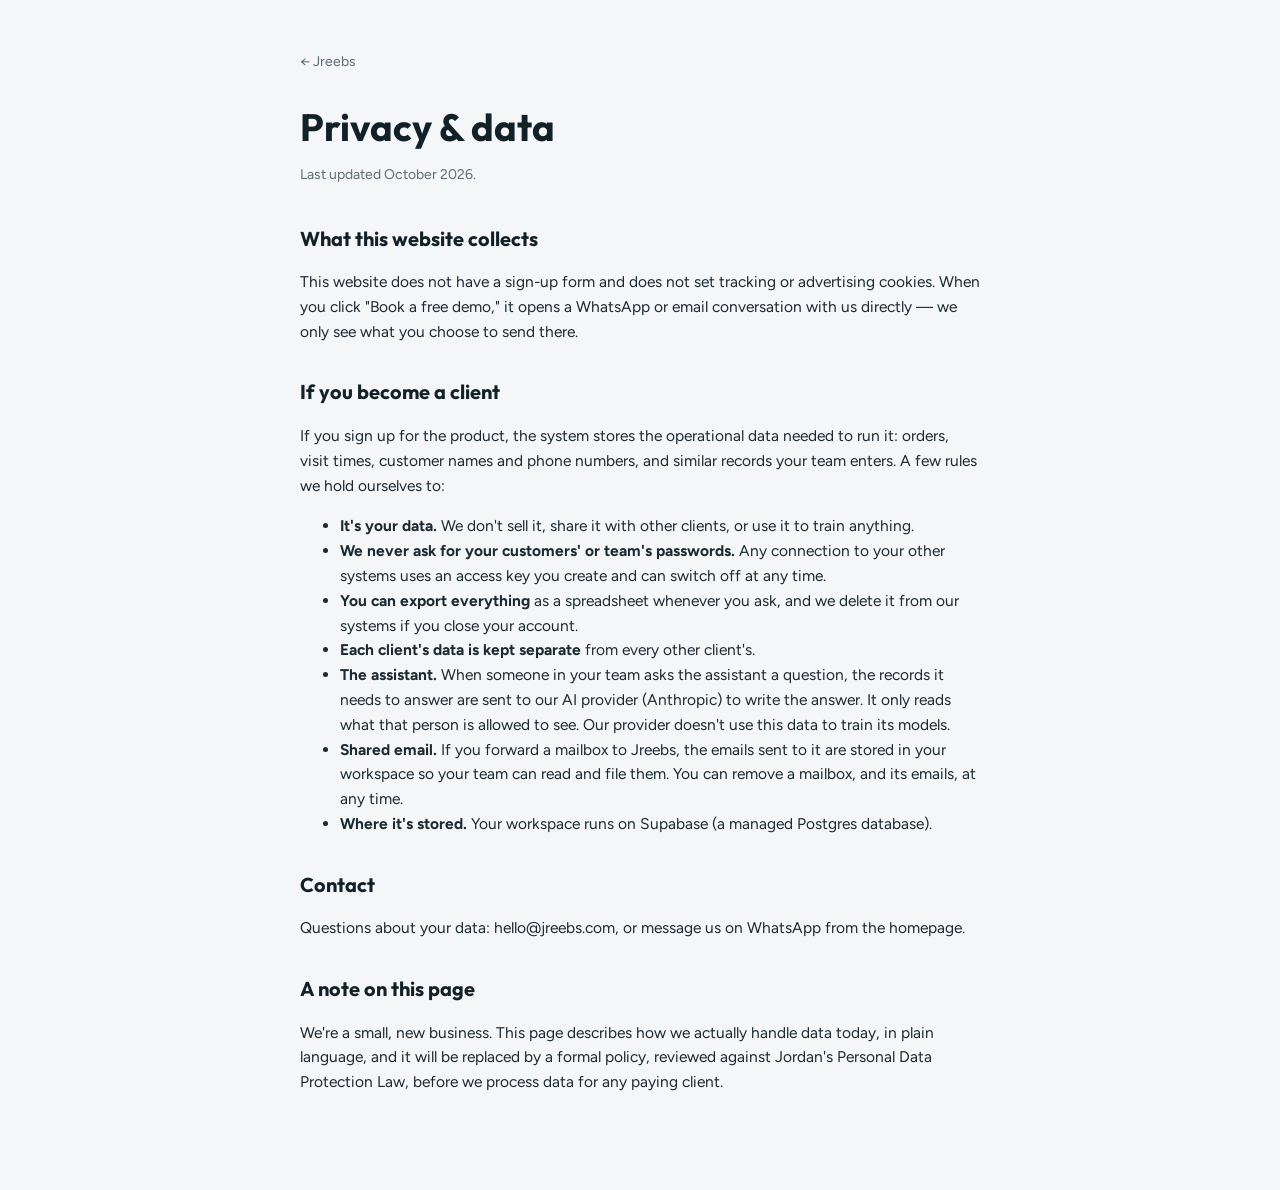
<file: privacy.html>
<!doctype html>
<html lang="en">
<head>
<meta charset="utf-8">
<meta name="viewport" content="width=device-width, initial-scale=1, viewport-fit=cover">
<title>Privacy · Jreebs</title>
<meta name="description" content="How Jreebs handles data: what this website collects, what the product stores for clients, and the rules we hold ourselves to.">
<meta name="robots" content="noindex, follow">
<meta name="theme-color" content="#0E5A73">
<script>try{var t=localStorage.getItem("jreebs-theme");if(t==="light"||t==="dark")document.documentElement.setAttribute("data-theme",t);}catch(e){}</script>
<link rel="canonical" href="https://jreebs.com/privacy.html">
<link rel="icon" href="data:image/svg+xml,%3Csvg xmlns='http://www.w3.org/2000/svg' viewBox='0 0 64 64'%3E%3Crect width='64' height='64' rx='16' fill='%230E5A73'/%3E%3Ctext x='32' y='44' font-size='34' font-family='Tahoma,sans-serif' fill='white' text-anchor='middle'%3E%D8%AC%3C/text%3E%3C/svg%3E">
<link rel="preconnect" href="https://fonts.googleapis.com">
<link rel="preconnect" href="https://fonts.gstatic.com" crossorigin>
<link rel="stylesheet" href="https://fonts.googleapis.com/css2?family=Outfit:wght@600;700&family=Figtree:wght@400;500;600&display=swap">
<style>
  :root { --bg:#F4F6F7; --ink:#122028; --muted:#5B6E76; --line:#D7E0E3; --accent:#0E5A73; }
  @media (prefers-color-scheme: dark) { :root:not([data-theme="light"]) { --bg:#0F1A1F; --ink:#E9F1F3; --muted:#9DB1B9; --line:#28404A; --accent:#5FB3CE; color-scheme: dark; } }
  :root[data-theme="dark"] { --bg:#0F1A1F; --ink:#E9F1F3; --muted:#9DB1B9; --line:#28404A; --accent:#5FB3CE; color-scheme: dark; }
  * { box-sizing: border-box; }
  body { margin:0; background:var(--bg); color:var(--ink); font-family:"Figtree",system-ui,sans-serif; line-height:1.6; }
  .wrap { max-width:720px; margin:0 auto; padding: 48px 20px 80px; }
  h1 { font-family:"Outfit",sans-serif; font-size:clamp(28px,5vw,38px); margin:0 0 6px; }
  .sub { color:var(--muted); margin:0 0 36px; font-size:14px; }
  h2 { font-family:"Outfit",sans-serif; font-size:20px; margin:32px 0 8px; }
  p, li { color: color-mix(in srgb, var(--ink) 88%, var(--muted)); font-size:15.5px; }
  a { color:var(--accent); }
  .back { display:inline-block; margin-bottom:24px; color:var(--muted); text-decoration:none; font-size:14px; }
  .back:hover { color:var(--ink); }
</style>
</head>
<body>
  <div class="wrap">
    <a class="back" href="/">← Jreebs</a>
    <h1>Privacy &amp; data</h1>
    <p class="sub">Last updated October 2026.</p>

    <h2>What this website collects</h2>
    <p>This website does not have a sign-up form and does not set tracking or advertising cookies. When you click "Book a free demo," it opens a WhatsApp or email conversation with us directly — we only see what you choose to send there.</p>

    <h2>If you become a client</h2>
    <p>If you sign up for the product, the system stores the operational data needed to run it: orders, visit times, customer names and phone numbers, and similar records your team enters. A few rules we hold ourselves to:</p>
    <ul>
      <li><strong>It's your data.</strong> We don't sell it, share it with other clients, or use it to train anything.</li>
      <li><strong>We never ask for your customers' or team's passwords.</strong> Any connection to your other systems uses an access key you create and can switch off at any time.</li>
      <li><strong>You can export everything</strong> as a spreadsheet whenever you ask, and we delete it from our systems if you close your account.</li>
      <li><strong>Each client's data is kept separate</strong> from every other client's.</li>
      <li><strong>The assistant.</strong> When someone in your team asks the assistant a question, the records it needs to answer are sent to our AI provider (Anthropic) to write the answer. It only reads what that person is allowed to see. Our provider doesn't use this data to train its models.</li>
      <li><strong>Shared email.</strong> If you forward a mailbox to Jreebs, the emails sent to it are stored in your workspace so your team can read and file them. You can remove a mailbox, and its emails, at any time.</li>
      <li><strong>Where it's stored.</strong> Your workspace runs on Supabase (a managed Postgres database).</li>
    </ul>

    <h2>Contact</h2>
    <p>Questions about your data: <span id="email">hello@jreebs.com</span>, or message us on WhatsApp from the homepage.</p>

    <h2>A note on this page</h2>
    <p>We're a small, new business. This page describes how we actually handle data today, in plain language, and it will be replaced by a formal policy, reviewed against Jordan's Personal Data Protection Law, before we process data for any paying client.</p>
  </div>
</body>
</html>
</file>
